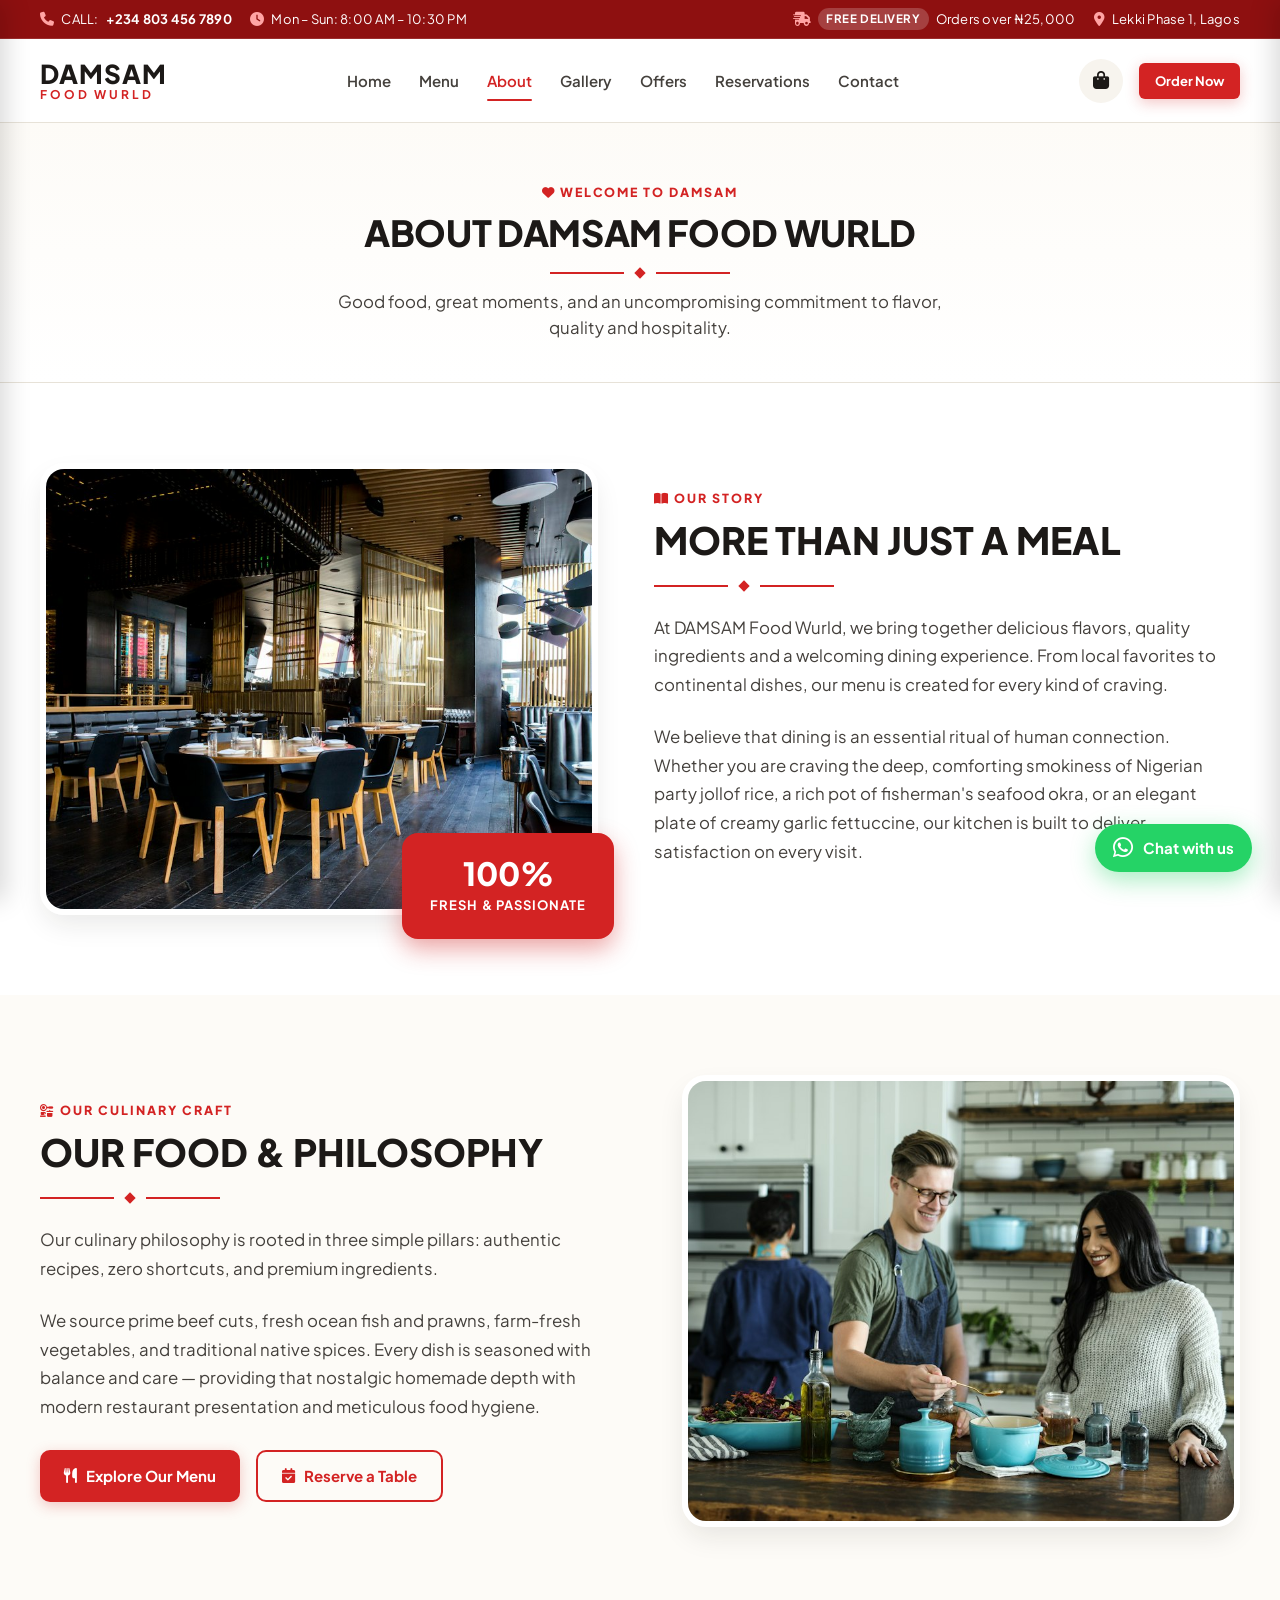
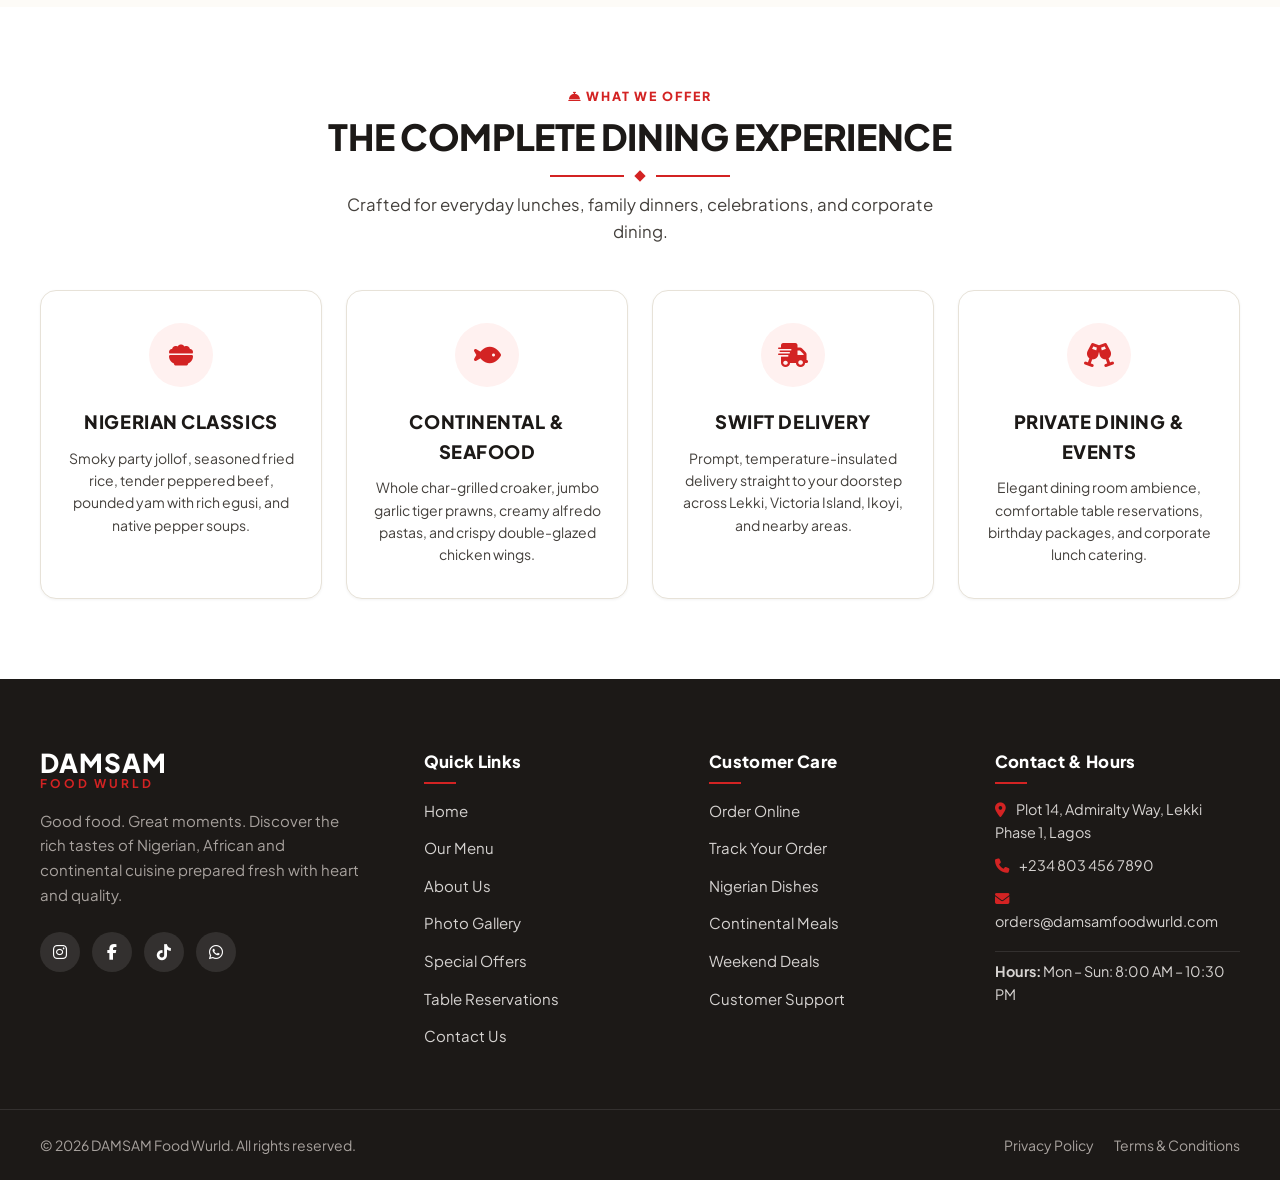
<file: about.html>
<!DOCTYPE html>
<html lang="en">
<head>
  <meta charset="UTF-8">
  <meta name="viewport" content="width=device-width, initial-scale=1.0">
  <title>About Us | DAMSAM Food Wurld - Good Food, Great Moments</title>
  <meta name="description" content="Learn about DAMSAM Food Wurld. We bring together delicious flavors, quality ingredients and a welcoming dining experience across Nigerian, African and continental cuisine.">
  <meta name="theme-color" content="#D32323">

  <link rel="icon" type="image/svg+xml" href="data:image/svg+xml,<svg xmlns='http://www.w3.org/2000/svg' viewBox='0 0 100 100'><rect width='100' height='100' rx='20' fill='%23D32323'/><text x='50%' y='68%' font-size='56' font-weight='900' fill='white' text-anchor='middle' font-family='sans-serif'>D</text></svg>">
  <link rel="preconnect" href="https://fonts.googleapis.com">
  <link rel="preconnect" href="https://fonts.gstatic.com" crossorigin>
  <link href="https://fonts.googleapis.com/css2?family=Plus+Jakarta+Sans:wght@300;400;500;600;700;800&family=Playfair+Display:ital,wght@0,600;0,700;1,600&display=swap" rel="stylesheet">
  <link rel="stylesheet" href="https://cdnjs.cloudflare.com/ajax/libs/font-awesome/6.5.1/css/all.min.css">
  <link rel="stylesheet" href="assets/css/damsam.css">
</head>
<body data-page="about">

  <div class="top-notice-bar">
    <div class="container">
      <div class="notice-left">
        <span class="notice-item"><i class="fa-solid fa-phone"></i> CALL: <strong>+234 803 456 7890</strong></span>
        <span class="notice-item"><i class="fa-solid fa-clock"></i> Mon – Sun: 8:00 AM – 10:30 PM</span>
      </div>
      <div class="notice-right">
        <span class="notice-item"><i class="fa-solid fa-truck-fast"></i> <span class="notice-badge">FREE DELIVERY</span> Orders over ₦25,000</span>
        <span class="notice-item"><i class="fa-solid fa-location-dot"></i> Lekki Phase 1, Lagos</span>
      </div>
    </div>
  </div>

  <header class="site-header">
    <div class="container header-container">
      <a href="index.html" class="site-logo">
        <span class="logo-main">DAMSAM</span>
        <span class="logo-sub">FOOD WURLD</span>
      </a>

      <nav class="desktop-nav">
        <a href="index.html" class="nav-link">Home</a>
        <a href="menu.html" class="nav-link">Menu</a>
        <a href="about.html" class="nav-link active">About</a>
        <a href="gallery.html" class="nav-link">Gallery</a>
        <a href="offers.html" class="nav-link">Offers</a>
        <a href="reservations.html" class="nav-link">Reservations</a>
        <a href="contact.html" class="nav-link">Contact</a>
      </nav>

      <div class="header-actions">
        <button class="cart-btn-trigger" aria-label="View Cart">
          <i class="fa-solid fa-bag-shopping"></i>
          <span class="cart-badge" style="display: none;">0</span>
        </button>
        <a href="menu.html" class="btn btn-primary btn-sm d-none-mobile">Order Now</a>
        <button class="hamburger-btn" aria-label="Open Mobile Menu">
          <span></span><span></span><span></span>
        </button>
      </div>
    </div>
  </header>

  <div class="mobile-nav-overlay"></div>
  <aside class="mobile-nav-panel">
    <div class="mobile-nav-header">
      <a href="index.html" class="site-logo"><span class="logo-main">DAMSAM</span><span class="logo-sub">FOOD WURLD</span></a>
      <button class="close-mobile-nav close-drawer-btn"><i class="fa-solid fa-xmark"></i></button>
    </div>
    <ul class="mobile-nav-links">
      <li><a href="index.html"><span>Home</span> <i class="fa-solid fa-angle-right"></i></a></li>
      <li><a href="menu.html"><span>Menu</span> <i class="fa-solid fa-angle-right"></i></a></li>
      <li><a href="about.html" class="active"><span>About</span> <i class="fa-solid fa-angle-right"></i></a></li>
      <li><a href="gallery.html"><span>Gallery</span> <i class="fa-solid fa-angle-right"></i></a></li>
      <li><a href="offers.html"><span>Offers</span> <i class="fa-solid fa-angle-right"></i></a></li>
      <li><a href="reservations.html"><span>Reservations</span> <i class="fa-solid fa-angle-right"></i></a></li>
      <li><a href="contact.html"><span>Contact</span> <i class="fa-solid fa-angle-right"></i></a></li>
      <li><a href="track-order.html"><span>Track Order</span> <i class="fa-solid fa-angle-right"></i></a></li>
    </ul>
  </aside>

  <!-- ABOUT HERO BANNER -->
  <section style="background: linear-gradient(180deg, var(--bg-cream) 0%, #FFFFFF 100%); padding: 60px 0 40px; border-bottom: 1px solid var(--border-light);">
    <div class="container text-center">
      <div class="section-header" style="margin-bottom: 0;">
        <span class="section-label"><i class="fa-solid fa-heart"></i> WELCOME TO DAMSAM</span>
        <h1 class="section-title">ABOUT DAMSAM FOOD WURLD</h1>
        <div class="red-divider-rule"><span class="red-divider-dot"></span></div>
        <p class="section-subtitle">Good food, great moments, and an uncompromising commitment to flavor, quality and hospitality.</p>
      </div>
    </div>
  </section>

  <!-- SECTION: OUR STORY & PHILOSOPHY (Section 22) -->
  <section style="padding: 80px 0; background: #FFFFFF;">
    <div class="container about-grid">
      <div class="about-visual-stack">
        <div class="about-img-main">
          <img src="assets/images/about-dining.jpg" alt="DAMSAM Food Wurld Atmosphere">
        </div>
        <div class="about-floating-experience">
          <h3>100%</h3>
          <p>Fresh & Passionate</p>
        </div>
      </div>

      <div class="about-content-side">
        <span class="section-label"><i class="fa-solid fa-book-open"></i> OUR STORY</span>
        <h2>MORE THAN JUST A MEAL</h2>
        <div class="red-divider-rule" style="margin-left: 0; margin-bottom: 24px;"><span class="red-divider-dot"></span></div>
        <p>
          At DAMSAM Food Wurld, we bring together delicious flavors, quality ingredients and a welcoming dining experience. From local favorites to continental dishes, our menu is created for every kind of craving.
        </p>
        <p>
          We believe that dining is an essential ritual of human connection. Whether you are craving the deep, comforting smokiness of Nigerian party jollof rice, a rich pot of fisherman's seafood okra, or an elegant plate of creamy garlic fettuccine, our kitchen is built to deliver satisfaction on every visit.
        </p>
      </div>
    </div>
  </section>

  <!-- SECTION: OUR FOOD & PHILOSOPHY -->
  <section style="padding: 80px 0; background: var(--bg-cream);">
    <div class="container about-grid" style="direction: rtl;">
      <div class="about-visual-stack" style="direction: ltr;">
        <div class="about-img-main">
          <img src="assets/images/about-kitchen.jpg" alt="Culinary Team in Kitchen">
        </div>
      </div>

      <div class="about-content-side" style="direction: ltr;">
        <span class="section-label"><i class="fa-solid fa-kitchen-set"></i> OUR CULINARY CRAFT</span>
        <h2>OUR FOOD & PHILOSOPHY</h2>
        <div class="red-divider-rule" style="margin-left: 0; margin-bottom: 24px;"><span class="red-divider-dot"></span></div>
        <p>
          Our culinary philosophy is rooted in three simple pillars: authentic recipes, zero shortcuts, and premium ingredients.
        </p>
        <p>
          We source prime beef cuts, fresh ocean fish and prawns, farm-fresh vegetables, and traditional native spices. Every dish is seasoned with balance and care — providing that nostalgic homemade depth with modern restaurant presentation and meticulous food hygiene.
        </p>
        <div style="display: flex; gap: 16px; margin-top: 28px;">
          <a href="menu.html" class="btn btn-primary"><i class="fa-solid fa-utensils"></i> Explore Our Menu</a>
          <a href="reservations.html" class="btn btn-outline"><i class="fa-solid fa-calendar-check"></i> Reserve a Table</a>
        </div>
      </div>
    </div>
  </section>

  <!-- SECTION: WHAT WE OFFER -->
  <section style="padding: 80px 0; background: #FFFFFF;">
    <div class="container">
      <div class="section-header">
        <span class="section-label"><i class="fa-solid fa-concierge-bell"></i> WHAT WE OFFER</span>
        <h2 class="section-title">THE COMPLETE DINING EXPERIENCE</h2>
        <div class="red-divider-rule"><span class="red-divider-dot"></span></div>
        <p class="section-subtitle">Crafted for everyday lunches, family dinners, celebrations, and corporate dining.</p>
      </div>

      <div class="why-us-grid">
        <div class="why-card">
          <div class="why-card-icon"><i class="fa-solid fa-bowl-food"></i></div>
          <h3>NIGERIAN CLASSICS</h3>
          <p>Smoky party jollof, seasoned fried rice, tender peppered beef, pounded yam with rich egusi, and native pepper soups.</p>
        </div>

        <div class="why-card">
          <div class="why-card-icon"><i class="fa-solid fa-fish"></i></div>
          <h3>CONTINENTAL & SEAFOOD</h3>
          <p>Whole char-grilled croaker, jumbo garlic tiger prawns, creamy alfredo pastas, and crispy double-glazed chicken wings.</p>
        </div>

        <div class="why-card">
          <div class="why-card-icon"><i class="fa-solid fa-truck-fast"></i></div>
          <h3>SWIFT DELIVERY</h3>
          <p>Prompt, temperature-insulated delivery straight to your doorstep across Lekki, Victoria Island, Ikoyi, and nearby areas.</p>
        </div>

        <div class="why-card">
          <div class="why-card-icon"><i class="fa-solid fa-champagne-glasses"></i></div>
          <h3>PRIVATE DINING & EVENTS</h3>
          <p>Elegant dining room ambience, comfortable table reservations, birthday packages, and corporate lunch catering.</p>
        </div>
      </div>
    </div>
  </section>

  <!-- FOOTER -->
  <footer class="site-footer">
    <div class="container footer-main-grid">
      <div class="footer-brand">
        <a href="index.html" class="site-logo">
          <span class="logo-main" style="color: #FFFFFF;">DAMSAM</span>
          <span class="logo-sub">FOOD WURLD</span>
        </a>
        <p>Good food. Great moments. Discover the rich tastes of Nigerian, African and continental cuisine prepared fresh with heart and quality.</p>
        <div class="footer-socials">
          <a href="https://instagram.com/damsamfoodwurld" class="social-circle-link"><i class="fa-brands fa-instagram"></i></a>
          <a href="https://facebook.com/damsamfoodwurld" class="social-circle-link"><i class="fa-brands fa-facebook-f"></i></a>
          <a href="https://tiktok.com/@damsamfoodwurld" class="social-circle-link"><i class="fa-brands fa-tiktok"></i></a>
          <a href="https://wa.me/2348034567890" class="social-circle-link"><i class="fa-brands fa-whatsapp"></i></a>
        </div>
      </div>

      <div class="footer-col">
        <h4>Quick Links</h4>
        <ul class="footer-links-list">
          <li><a href="index.html">Home</a></li>
          <li><a href="menu.html">Our Menu</a></li>
          <li><a href="about.html">About Us</a></li>
          <li><a href="gallery.html">Photo Gallery</a></li>
          <li><a href="offers.html">Special Offers</a></li>
          <li><a href="reservations.html">Table Reservations</a></li>
          <li><a href="contact.html">Contact Us</a></li>
        </ul>
      </div>

      <div class="footer-col">
        <h4>Customer Care</h4>
        <ul class="footer-links-list">
          <li><a href="menu.html">Order Online</a></li>
          <li><a href="track-order.html">Track Your Order</a></li>
          <li><a href="menu.html?category=nigerian">Nigerian Dishes</a></li>
          <li><a href="menu.html?category=continental">Continental Meals</a></li>
          <li><a href="offers.html">Weekend Deals</a></li>
          <li><a href="contact.html">Customer Support</a></li>
        </ul>
      </div>

      <div class="footer-col">
        <h4>Contact & Hours</h4>
        <div style="font-size: 0.9rem; color: #D6D3D1; display: flex; flex-direction: column; gap: 10px;">
          <div><i class="fa-solid fa-location-dot" style="color: var(--primary-red); margin-right: 8px;"></i> Plot 14, Admiralty Way, Lekki Phase 1, Lagos</div>
          <div><i class="fa-solid fa-phone" style="color: var(--primary-red); margin-right: 8px;"></i> +234 803 456 7890</div>
          <div><i class="fa-solid fa-envelope" style="color: var(--primary-red); margin-right: 8px;"></i> orders@damsamfoodwurld.com</div>
          <div style="margin-top: 8px; padding-top: 8px; border-top: 1px solid rgba(255,255,255,0.1);">
            <strong>Hours:</strong> Mon – Sun: 8:00 AM – 10:30 PM
          </div>
        </div>
      </div>
    </div>

    <div class="footer-bottom-bar">
      <div class="container">
        <div>© 2026 DAMSAM Food Wurld. All rights reserved.</div>
        <div class="footer-legal-links">
          <a href="privacy.html">Privacy Policy</a>
          <a href="terms.html">Terms & Conditions</a>
        </div>
      </div>
    </div>
  </footer>

  <a href="https://wa.me/2348034567890" class="floating-whatsapp-btn" target="_blank" rel="noopener">
    <i class="fa-brands fa-whatsapp"></i>
    <span>Chat with us</span>
  </a>

  <!-- Cart Drawer -->
  <div class="cart-drawer-overlay"></div>
  <aside class="cart-drawer">
    <div class="cart-drawer-header">
      <h3><i class="fa-solid fa-bag-shopping" style="color: var(--primary-red);"></i> Your Plate</h3>
      <button class="close-drawer-btn"><i class="fa-solid fa-xmark"></i></button>
    </div>
    <div class="cart-drawer-body"><div id="cart-drawer-items-list" class="cart-items-list"></div></div>
    <div class="cart-drawer-footer">
      <div style="display: flex; gap: 8px; margin-bottom: 16px;">
        <input type="text" id="drawer-coupon-input" class="form-control" placeholder="Promo code (e.g. DAMSAM10)" style="padding: 9px 12px; font-size: 0.85rem;">
        <button id="drawer-apply-coupon" class="btn btn-outline btn-sm">Apply</button>
      </div>
      <div class="cart-summary-line"><span>Subtotal</span><strong id="drawer-subtotal">₦0</strong></div>
      <div class="cart-summary-line"><span>Estimated Delivery</span><strong id="drawer-delivery">₦1,500</strong></div>
      <div class="cart-summary-line" id="drawer-discount-row" style="display: none; color: var(--success-green);"><span>Discount</span><strong id="drawer-discount">-₦0</strong></div>
      <div class="cart-summary-line total"><span>Total</span><span class="total-amount" id="drawer-total">₦0</span></div>
      <div style="display: flex; flex-direction: column; gap: 10px; margin-top: 16px;">
        <a href="checkout.html" class="btn btn-primary btn-block"><i class="fa-solid fa-lock"></i> PROCEED TO CHECKOUT</a>
        <button class="btn btn-light btn-block continue-shopping-btn">CONTINUE SHOPPING</button>
      </div>
    </div>
  </aside>

  <script src="assets/js/data.js"></script>
  <script src="assets/js/store.js"></script>
  <script src="assets/js/app.js"></script>
</body>
</html>
</file>
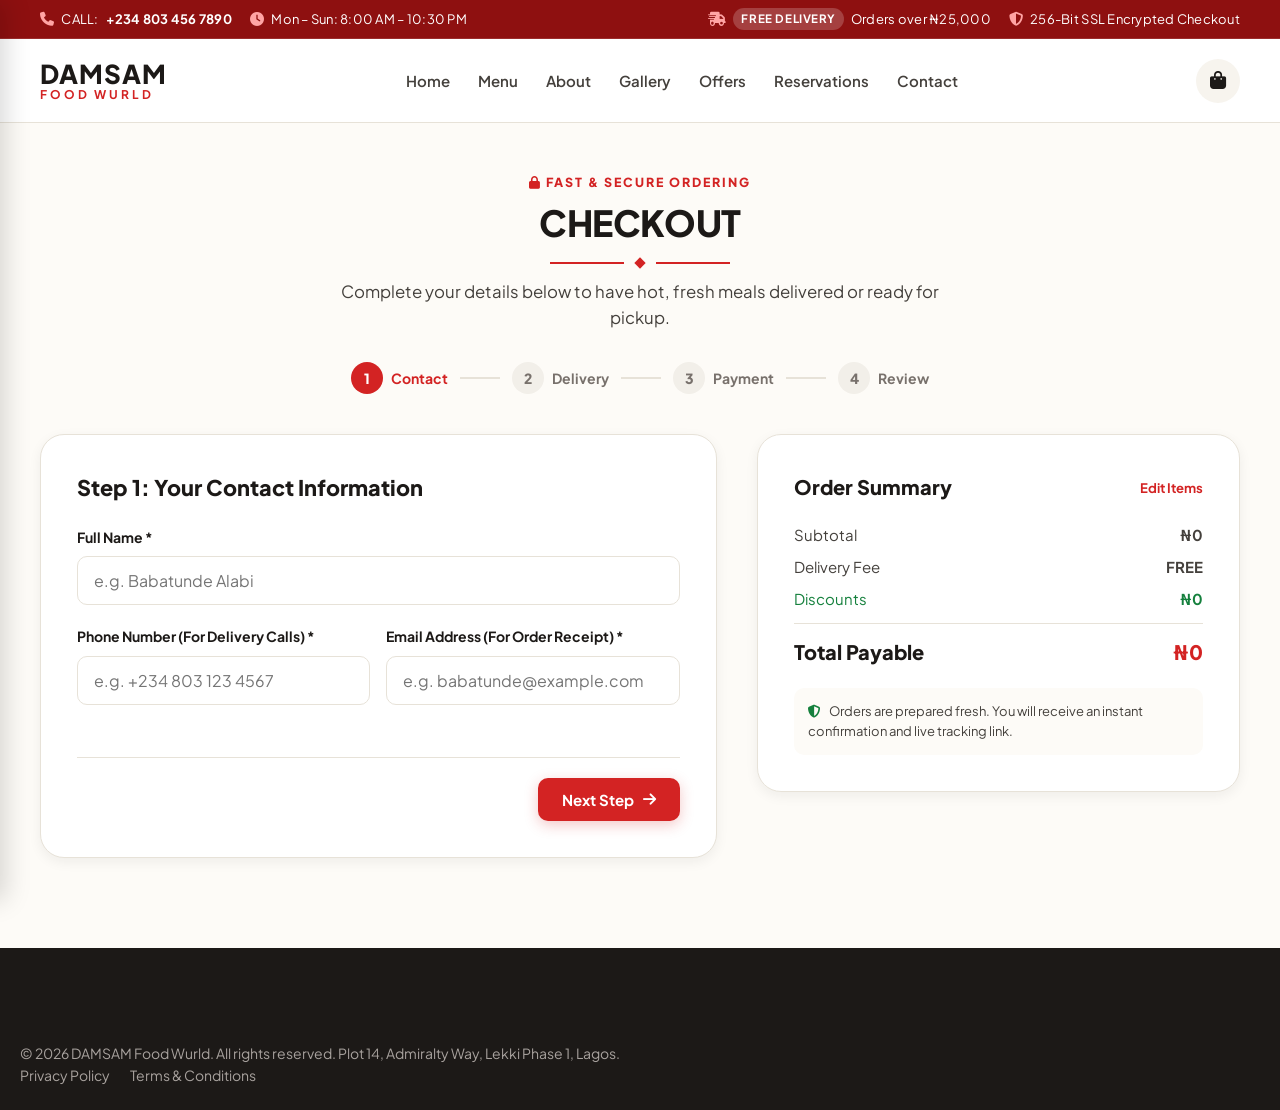
<file: checkout.html>
<!DOCTYPE html>
<html lang="en">
<head>
  <meta charset="UTF-8">
  <meta name="viewport" content="width=device-width, initial-scale=1.0">
  <title>Checkout | DAMSAM Food Wurld - Secure Ordering</title>
  <meta name="description" content="Complete your online food order from DAMSAM Food Wurld. Fast delivery across Lekki Phase 1, Victoria Island, and Ikoyi.">
  <meta name="theme-color" content="#D32323">

  <link rel="icon" type="image/svg+xml" href="data:image/svg+xml,<svg xmlns='http://www.w3.org/2000/svg' viewBox='0 0 100 100'><rect width='100' height='100' rx='20' fill='%23D32323'/><text x='50%' y='68%' font-size='56' font-weight='900' fill='white' text-anchor='middle' font-family='sans-serif'>D</text></svg>">
  <link rel="preconnect" href="https://fonts.googleapis.com">
  <link rel="preconnect" href="https://fonts.gstatic.com" crossorigin>
  <link href="https://fonts.googleapis.com/css2?family=Plus+Jakarta+Sans:wght@300;400;500;600;700;800&family=Playfair+Display:ital,wght@0,600;0,700;1,600&display=swap" rel="stylesheet">
  <link rel="stylesheet" href="https://cdnjs.cloudflare.com/ajax/libs/font-awesome/6.5.1/css/all.min.css">
  <link rel="stylesheet" href="assets/css/damsam.css">
</head>
<body data-page="checkout">

  <div class="top-notice-bar">
    <div class="container">
      <div class="notice-left">
        <span class="notice-item"><i class="fa-solid fa-phone"></i> CALL: <strong>+234 803 456 7890</strong></span>
        <span class="notice-item"><i class="fa-solid fa-clock"></i> Mon – Sun: 8:00 AM – 10:30 PM</span>
      </div>
      <div class="notice-right">
        <span class="notice-item"><i class="fa-solid fa-truck-fast"></i> <span class="notice-badge">FREE DELIVERY</span> Orders over ₦25,000</span>
        <span class="notice-item"><i class="fa-solid fa-shield-halved"></i> 256-Bit SSL Encrypted Checkout</span>
      </div>
    </div>
  </div>

  <header class="site-header">
    <div class="container header-container">
      <a href="index.html" class="site-logo">
        <span class="logo-main">DAMSAM</span>
        <span class="logo-sub">FOOD WURLD</span>
      </a>

      <nav class="desktop-nav">
        <a href="index.html" class="nav-link">Home</a>
        <a href="menu.html" class="nav-link">Menu</a>
        <a href="about.html" class="nav-link">About</a>
        <a href="gallery.html" class="nav-link">Gallery</a>
        <a href="offers.html" class="nav-link">Offers</a>
        <a href="reservations.html" class="nav-link">Reservations</a>
        <a href="contact.html" class="nav-link">Contact</a>
      </nav>

      <div class="header-actions">
        <button class="cart-btn-trigger" aria-label="View Cart">
          <i class="fa-solid fa-bag-shopping"></i>
          <span class="cart-badge" style="display: none;">0</span>
        </button>
        <button class="hamburger-btn" aria-label="Open Mobile Menu"><span></span><span></span><span></span></button>
      </div>
    </div>
  </header>

  <div class="mobile-nav-overlay"></div>
  <aside class="mobile-nav-panel">
    <div class="mobile-nav-header">
      <a href="index.html" class="site-logo"><span class="logo-main">DAMSAM</span><span class="logo-sub">FOOD WURLD</span></a>
      <button class="close-mobile-nav close-drawer-btn"><i class="fa-solid fa-xmark"></i></button>
    </div>
    <ul class="mobile-nav-links">
      <li><a href="index.html"><span>Home</span> <i class="fa-solid fa-angle-right"></i></a></li>
      <li><a href="menu.html"><span>Menu</span> <i class="fa-solid fa-angle-right"></i></a></li>
      <li><a href="about.html"><span>About</span> <i class="fa-solid fa-angle-right"></i></a></li>
      <li><a href="gallery.html"><span>Gallery</span> <i class="fa-solid fa-angle-right"></i></a></li>
      <li><a href="offers.html"><span>Offers</span> <i class="fa-solid fa-angle-right"></i></a></li>
      <li><a href="reservations.html"><span>Reservations</span> <i class="fa-solid fa-angle-right"></i></a></li>
      <li><a href="contact.html"><span>Contact</span> <i class="fa-solid fa-angle-right"></i></a></li>
      <li><a href="track-order.html"><span>Track Order</span> <i class="fa-solid fa-angle-right"></i></a></li>
    </ul>
  </aside>

  <!-- CHECKOUT SECTION (Section 16 & 42) -->
  <section style="padding: 50px 0 90px; background: var(--bg-cream);">
    <div class="container">
      <div class="section-header" style="margin-bottom: 30px;">
        <span class="section-label"><i class="fa-solid fa-lock"></i> FAST & SECURE ORDERING</span>
        <h1 class="section-title">CHECKOUT</h1>
        <div class="red-divider-rule"><span class="red-divider-dot"></span></div>
        <p class="section-subtitle">Complete your details below to have hot, fresh meals delivered or ready for pickup.</p>
      </div>

      <!-- Step Indicator Bar -->
      <div class="checkout-steps-bar">
        <div class="step-node active" data-step="1">
          <span class="step-number">1</span>
          <span>Contact</span>
        </div>
        <div class="step-line"></div>
        <div class="step-node" data-step="2">
          <span class="step-number">2</span>
          <span>Delivery</span>
        </div>
        <div class="step-line"></div>
        <div class="step-node" data-step="3">
          <span class="step-number">3</span>
          <span>Payment</span>
        </div>
        <div class="step-line"></div>
        <div class="step-node" data-step="4">
          <span class="step-number">4</span>
          <span>Review</span>
        </div>
      </div>

      <div class="checkout-grid">
        <!-- Main Form Step Card -->
        <div class="checkout-card">
          <!-- STEP 1: Customer Info -->
          <div class="checkout-step-pane" id="step-pane-1">
            <h3 style="font-size: 1.35rem; font-weight: 800; color: var(--secondary-charcoal); margin-bottom: 20px;">
              Step 1: Your Contact Information
            </h3>

            <div class="form-group">
              <label class="form-label" for="cust-name">Full Name *</label>
              <input type="text" id="cust-name" class="form-control" placeholder="e.g. Babatunde Alabi" required>
            </div>

            <div class="form-row">
              <div class="form-group">
                <label class="form-label" for="cust-phone">Phone Number (For Delivery Calls) *</label>
                <input type="tel" id="cust-phone" class="form-control" placeholder="e.g. +234 803 123 4567" required>
              </div>

              <div class="form-group">
                <label class="form-label" for="cust-email">Email Address (For Order Receipt) *</label>
                <input type="email" id="cust-email" class="form-control" placeholder="e.g. babatunde@example.com" required>
              </div>
            </div>
          </div>

          <!-- STEP 2: Order Method & Delivery Address -->
          <div class="checkout-step-pane" id="step-pane-2" style="display: none;">
            <h3 style="font-size: 1.35rem; font-weight: 800; color: var(--secondary-charcoal); margin-bottom: 20px;">
              Step 2: Order Method & Location
            </h3>

            <div class="radio-pill-group">
              <label class="radio-pill selected">
                <input type="radio" name="order_type" value="delivery" checked style="accent-color: var(--primary-red);">
                <div>
                  <strong>Doorstep Delivery</strong>
                  <p style="font-size: 0.78rem; color: var(--charcoal-light);">Speedy delivery to home/office</p>
                </div>
              </label>

              <label class="radio-pill">
                <input type="radio" name="order_type" value="pickup" style="accent-color: var(--primary-red);">
                <div>
                  <strong>Restaurant Pickup</strong>
                  <p style="font-size: 0.78rem; color: var(--charcoal-light);">Pick up at Plot 14 Admiralty Way</p>
                </div>
              </label>
            </div>

            <div id="delivery-address-group">
              <div class="form-group">
                <label class="form-label" for="delivery-address">Street Address / Building Name *</label>
                <input type="text" id="delivery-address" class="form-control" placeholder="e.g. Flat 4B, Emerald Court, Admiralty Way">
              </div>

              <div class="form-row">
                <div class="form-group">
                  <label class="form-label" for="delivery-city">Area / District *</label>
                  <select id="delivery-city" class="form-control">
                    <option value="Lekki Phase 1" selected>Lekki Phase 1</option>
                    <option value="Victoria Island">Victoria Island</option>
                    <option value="Ikoyi">Ikoyi</option>
                    <option value="Oniru">Oniru</option>
                    <option value="Ajah">Ajah</option>
                    <option value="Marina / Lagos Island">Marina / Lagos Island</option>
                  </select>
                </div>

                <div class="form-group">
                  <label class="form-label" for="delivery-landmark">Nearest Landmark (Optional)</label>
                  <input type="text" id="delivery-landmark" class="form-control" placeholder="e.g. Near Ebeano Supermarket">
                </div>
              </div>

              <div class="form-group">
                <label class="form-label" for="delivery-instructions">Rider Instructions (Optional)</label>
                <input type="text" id="delivery-instructions" class="form-control" placeholder="e.g. Call when outside the main gate, buzz flat 4B">
              </div>
            </div>
          </div>

          <!-- STEP 3: Payment Method (Section 42) -->
          <div class="checkout-step-pane" id="step-pane-3" style="display: none;">
            <h3 style="font-size: 1.35rem; font-weight: 800; color: var(--secondary-charcoal); margin-bottom: 20px;">
              Step 3: Select Payment Method
            </h3>

            <div style="display: flex; flex-direction: column; gap: 14px; margin-bottom: 24px;">
              <label class="radio-pill selected">
                <input type="radio" name="payment_method" value="card" checked style="accent-color: var(--primary-red);">
                <div>
                  <strong>Debit / Credit Card (Online)</strong>
                  <p style="font-size: 0.78rem; color: var(--charcoal-light);">Mastercard, Visa, Verve (Instant Confirmation)</p>
                </div>
              </label>

              <label class="radio-pill">
                <input type="radio" name="payment_method" value="bank_transfer" style="accent-color: var(--primary-red);">
                <div>
                  <strong>Direct Bank Transfer</strong>
                  <p style="font-size: 0.78rem; color: var(--charcoal-light);">Transfer to our official Zenith Bank account</p>
                </div>
              </label>

              <label class="radio-pill">
                <input type="radio" name="payment_method" value="cash_on_delivery" style="accent-color: var(--primary-red);">
                <div>
                  <strong>Cash / POS on Delivery</strong>
                  <p style="font-size: 0.78rem; color: var(--charcoal-light);">Pay rider with Cash or POS upon food handover</p>
                </div>
              </label>
            </div>

            <!-- Authentic Bank Transfer Details -->
            <div id="bank-transfer-details-box" class="bank-details-box" style="display: none;">
              <h4 style="font-size: 0.95rem; font-weight: 800; color: var(--primary-red); margin-bottom: 10px;">
                <i class="fa-solid fa-building-columns"></i> DAMSAM Official Restaurant Account
              </h4>
              <div class="bank-row">
                <span>Bank Name:</span>
                <strong>Zenith Bank</strong>
              </div>
              <div class="bank-row">
                <span>Account Name:</span>
                <strong>DAMSAM Food Wurld Ltd</strong>
              </div>
              <div class="bank-row">
                <span>Account Number:</span>
                <strong style="color: var(--primary-red); font-size: 1.05rem;">1019842750</strong>
              </div>
              <p style="font-size: 0.78rem; color: var(--charcoal-light); margin-top: 10px;">
                * Please include your phone number as reference when making transfer.
              </p>
            </div>
          </div>

          <!-- STEP 4: Review & Place Order -->
          <div class="checkout-step-pane" id="step-pane-4" style="display: none;">
            <h3 style="font-size: 1.35rem; font-weight: 800; color: var(--secondary-charcoal); margin-bottom: 20px;">
              Step 4: Review & Confirm Order
            </h3>
            <div id="checkout-review-content">
              <!-- Dynamically populated by app.js -->
            </div>
          </div>

          <!-- Navigation Controls -->
          <div style="display: flex; justify-content: space-between; align-items: center; margin-top: 32px; padding-top: 20px; border-top: 1px solid var(--border-light);">
            <button class="btn btn-light" id="checkout-prev-btn" style="display: none;">
              <i class="fa-solid fa-arrow-left"></i> Back
            </button>
            <div style="margin-left: auto;">
              <button class="btn btn-primary" id="checkout-next-btn">
                Next Step <i class="fa-solid fa-arrow-right"></i>
              </button>
              <button class="btn btn-primary btn-lg" id="place-order-final-btn" style="display: none;">
                <i class="fa-solid fa-check"></i> PLACE ORDER NOW
              </button>
            </div>
          </div>
        </div>

        <!-- Right Summary Card -->
        <div>
          <div class="checkout-card" style="position: sticky; top: 100px;">
            <h3 style="font-size: 1.25rem; font-weight: 800; color: var(--secondary-charcoal); margin-bottom: 20px; display: flex; align-items: center; justify-content: space-between;">
              <span>Order Summary</span>
              <a href="menu.html" style="font-size: 0.82rem; color: var(--primary-red); font-weight: 700;">Edit Items</a>
            </h3>

            <div class="cart-summary-line">
              <span>Subtotal</span>
              <strong id="co-subtotal">₦0</strong>
            </div>
            <div class="cart-summary-line">
              <span>Delivery Fee</span>
              <strong id="co-delivery">₦1,500</strong>
            </div>
            <div class="cart-summary-line" style="color: var(--success-green);">
              <span>Discounts</span>
              <strong id="co-discount">₦0</strong>
            </div>
            <div class="cart-summary-line total">
              <span>Total Payable</span>
              <span class="total-amount" id="co-total">₦0</span>
            </div>

            <div style="background: var(--bg-cream); padding: 14px; border-radius: var(--radius-md); margin-top: 20px; font-size: 0.8125rem; color: var(--charcoal-muted); line-height: 1.5;">
              <i class="fa-solid fa-shield-halved" style="color: var(--success-green); margin-right: 6px;"></i>
              Orders are prepared fresh. You will receive an instant confirmation and live tracking link.
            </div>
          </div>
        </div>
      </div>
    </div>
  </section>

  <!-- FOOTER -->
  <footer class="site-footer">
    <div class="container footer-bottom-bar" style="border-top: none;">
      <div>© 2026 DAMSAM Food Wurld. All rights reserved. Plot 14, Admiralty Way, Lekki Phase 1, Lagos.</div>
      <div class="footer-legal-links">
        <a href="privacy.html">Privacy Policy</a>
        <a href="terms.html">Terms & Conditions</a>
      </div>
    </div>
  </footer>

  <script src="assets/js/data.js"></script>
  <script src="assets/js/store.js"></script>
  <script src="assets/js/app.js"></script>
</body>
</html>
</file>
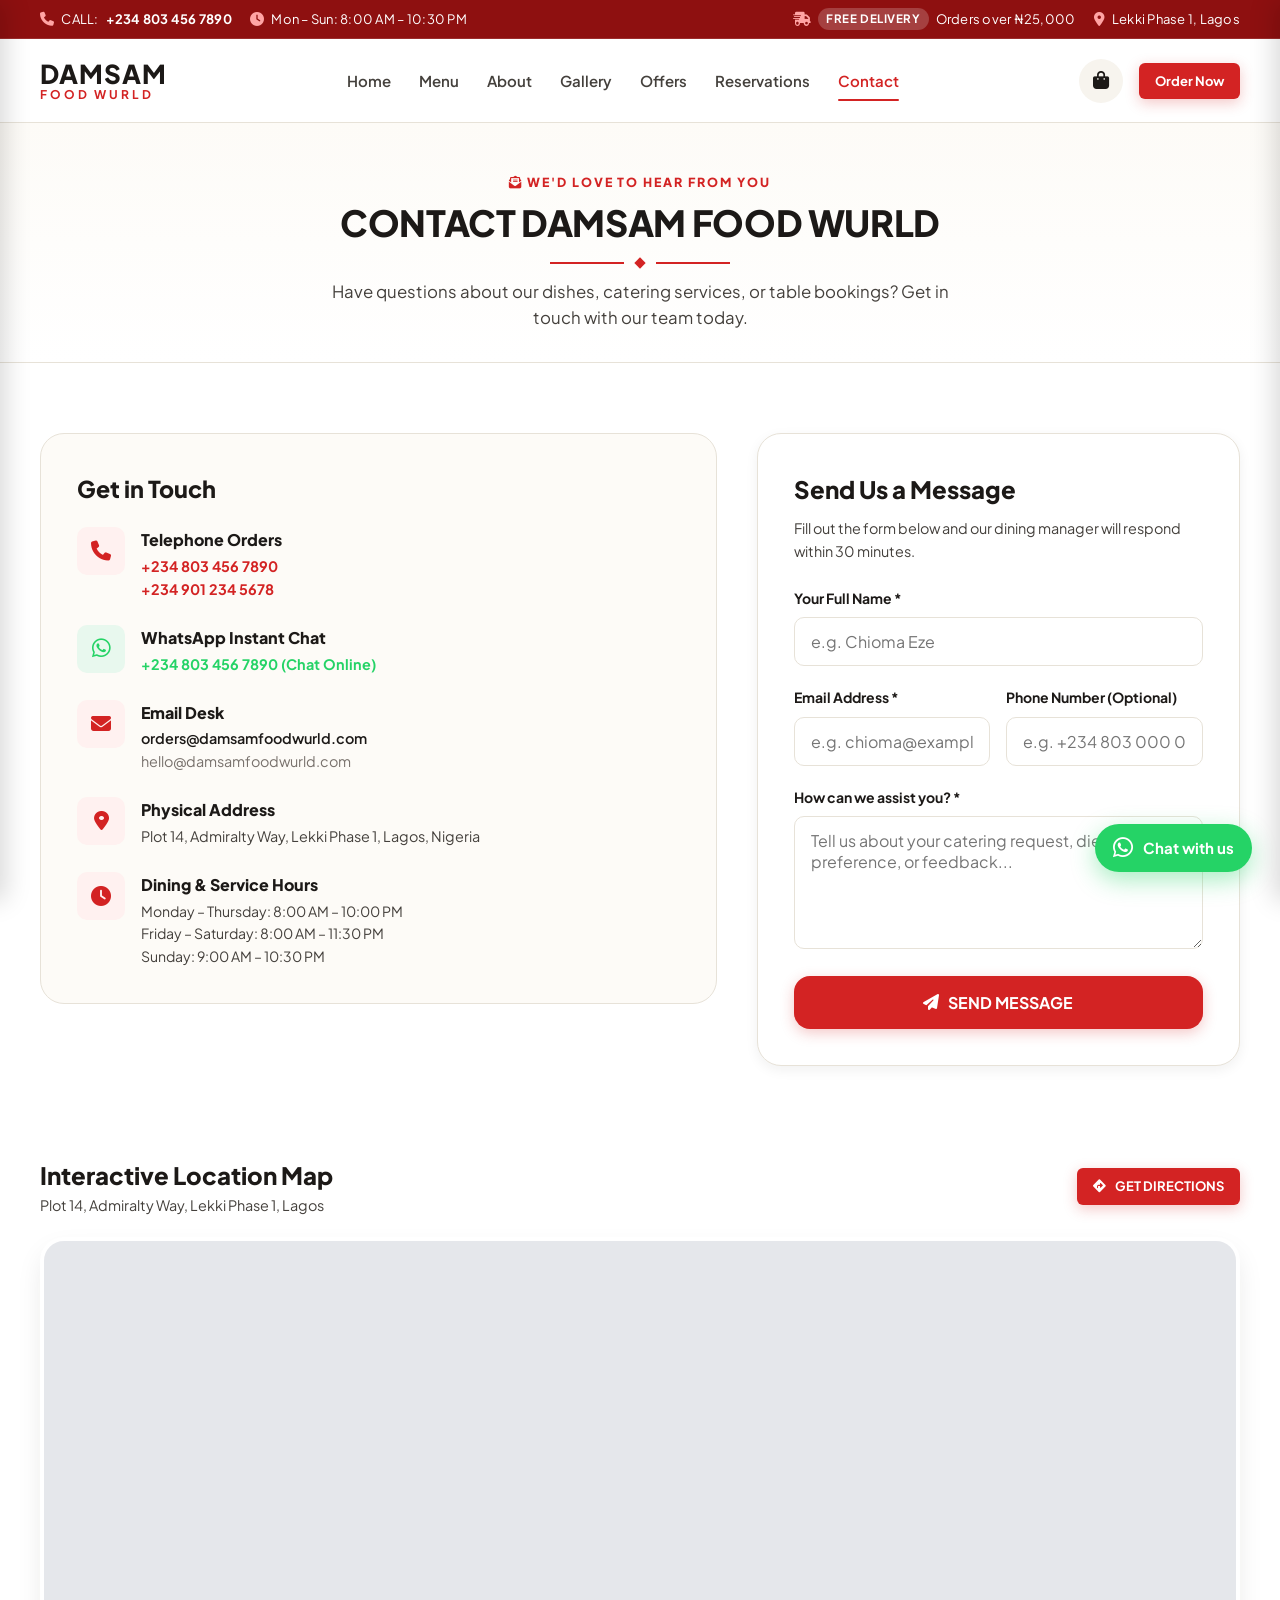
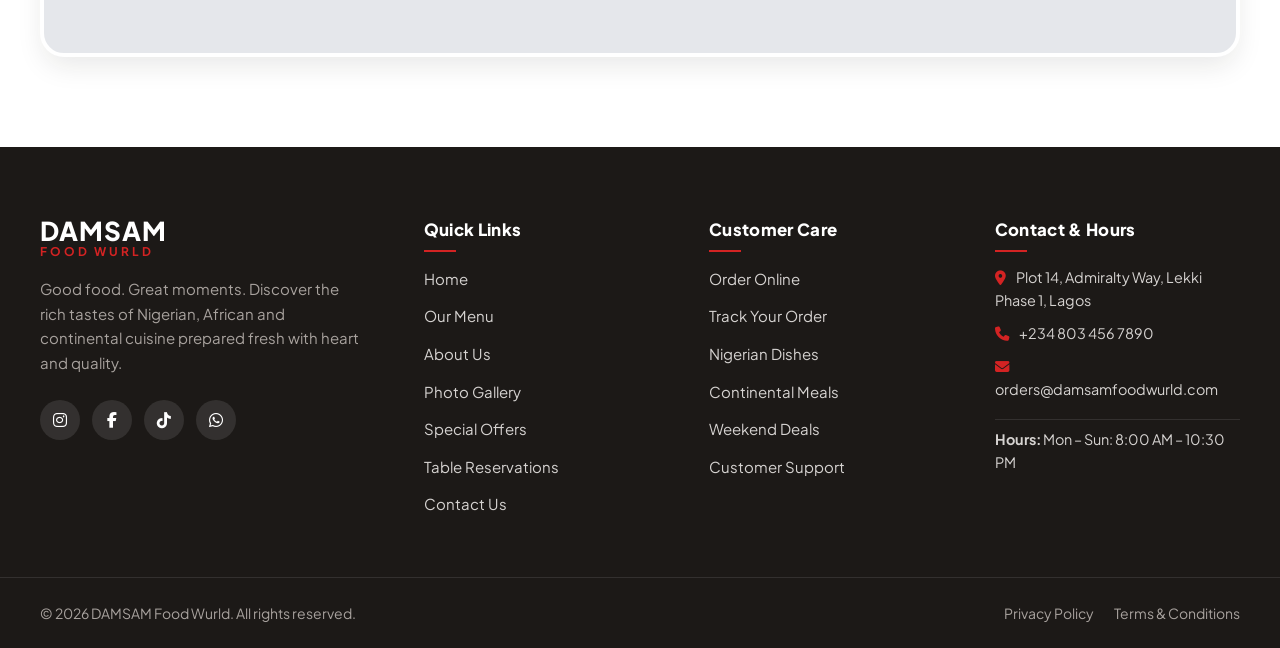
<file: contact.html>
<!DOCTYPE html>
<html lang="en">
<head>
  <meta charset="UTF-8">
  <meta name="viewport" content="width=device-width, initial-scale=1.0">
  <title>Contact Us | DAMSAM Food Wurld - Lekki Phase 1, Lagos, Nigeria</title>
  <meta name="description" content="Get in touch with DAMSAM Food Wurld. Call +234 803 456 7890 or chat on WhatsApp. Plot 14, Admiralty Way, Lekki Phase 1, Lagos, Nigeria.">
  <meta name="theme-color" content="#D32323">

  <link rel="icon" type="image/svg+xml" href="data:image/svg+xml,<svg xmlns='http://www.w3.org/2000/svg' viewBox='0 0 100 100'><rect width='100' height='100' rx='20' fill='%23D32323'/><text x='50%' y='68%' font-size='56' font-weight='900' fill='white' text-anchor='middle' font-family='sans-serif'>D</text></svg>">
  <link rel="preconnect" href="https://fonts.googleapis.com">
  <link rel="preconnect" href="https://fonts.gstatic.com" crossorigin>
  <link href="https://fonts.googleapis.com/css2?family=Plus+Jakarta+Sans:wght@300;400;500;600;700;800&family=Playfair+Display:ital,wght@0,600;0,700;1,600&display=swap" rel="stylesheet">
  <link rel="stylesheet" href="https://cdnjs.cloudflare.com/ajax/libs/font-awesome/6.5.1/css/all.min.css">
  <link rel="stylesheet" href="assets/css/damsam.css">
</head>
<body data-page="contact">

  <div class="top-notice-bar">
    <div class="container">
      <div class="notice-left">
        <span class="notice-item"><i class="fa-solid fa-phone"></i> CALL: <strong>+234 803 456 7890</strong></span>
        <span class="notice-item"><i class="fa-solid fa-clock"></i> Mon – Sun: 8:00 AM – 10:30 PM</span>
      </div>
      <div class="notice-right">
        <span class="notice-item"><i class="fa-solid fa-truck-fast"></i> <span class="notice-badge">FREE DELIVERY</span> Orders over ₦25,000</span>
        <span class="notice-item"><i class="fa-solid fa-location-dot"></i> Lekki Phase 1, Lagos</span>
      </div>
    </div>
  </div>

  <header class="site-header">
    <div class="container header-container">
      <a href="index.html" class="site-logo">
        <span class="logo-main">DAMSAM</span>
        <span class="logo-sub">FOOD WURLD</span>
      </a>

      <nav class="desktop-nav">
        <a href="index.html" class="nav-link">Home</a>
        <a href="menu.html" class="nav-link">Menu</a>
        <a href="about.html" class="nav-link">About</a>
        <a href="gallery.html" class="nav-link">Gallery</a>
        <a href="offers.html" class="nav-link">Offers</a>
        <a href="reservations.html" class="nav-link">Reservations</a>
        <a href="contact.html" class="nav-link active">Contact</a>
      </nav>

      <div class="header-actions">
        <button class="cart-btn-trigger" aria-label="View Cart">
          <i class="fa-solid fa-bag-shopping"></i>
          <span class="cart-badge" style="display: none;">0</span>
        </button>
        <a href="menu.html" class="btn btn-primary btn-sm d-none-mobile">Order Now</a>
        <button class="hamburger-btn" aria-label="Open Mobile Menu"><span></span><span></span><span></span></button>
      </div>
    </div>
  </header>

  <div class="mobile-nav-overlay"></div>
  <aside class="mobile-nav-panel">
    <div class="mobile-nav-header">
      <a href="index.html" class="site-logo"><span class="logo-main">DAMSAM</span><span class="logo-sub">FOOD WURLD</span></a>
      <button class="close-mobile-nav close-drawer-btn"><i class="fa-solid fa-xmark"></i></button>
    </div>
    <ul class="mobile-nav-links">
      <li><a href="index.html"><span>Home</span> <i class="fa-solid fa-angle-right"></i></a></li>
      <li><a href="menu.html"><span>Menu</span> <i class="fa-solid fa-angle-right"></i></a></li>
      <li><a href="about.html"><span>About</span> <i class="fa-solid fa-angle-right"></i></a></li>
      <li><a href="gallery.html"><span>Gallery</span> <i class="fa-solid fa-angle-right"></i></a></li>
      <li><a href="offers.html"><span>Offers</span> <i class="fa-solid fa-angle-right"></i></a></li>
      <li><a href="reservations.html"><span>Reservations</span> <i class="fa-solid fa-angle-right"></i></a></li>
      <li><a href="contact.html" class="active"><span>Contact</span> <i class="fa-solid fa-angle-right"></i></a></li>
      <li><a href="track-order.html"><span>Track Order</span> <i class="fa-solid fa-angle-right"></i></a></li>
    </ul>
  </aside>

  <!-- CONTACT HEADER -->
  <section style="background: linear-gradient(180deg, var(--bg-cream) 0%, #FFFFFF 100%); padding: 50px 0 30px; border-bottom: 1px solid var(--border-light);">
    <div class="container text-center">
      <div class="section-header" style="margin-bottom: 0;">
        <span class="section-label"><i class="fa-solid fa-envelope-open-text"></i> WE'D LOVE TO HEAR FROM YOU</span>
        <h1 class="section-title">CONTACT DAMSAM FOOD WURLD</h1>
        <div class="red-divider-rule"><span class="red-divider-dot"></span></div>
        <p class="section-subtitle">Have questions about our dishes, catering services, or table bookings? Get in touch with our team today.</p>
      </div>
    </div>
  </section>

  <!-- CONTACT INFO & FORM SECTION (Section 23) -->
  <section style="padding: 70px 0 90px; background: #FFFFFF;">
    <div class="container">
      <div class="checkout-grid">
        <!-- Left: Contact Details Cards -->
        <div>
          <div style="background: var(--bg-cream); padding: 36px; border-radius: var(--radius-xl); border: 1px solid var(--border-light); margin-bottom: 24px;">
            <h3 style="font-size: 1.45rem; font-weight: 800; color: var(--secondary-charcoal); margin-bottom: 20px;">
              Get in Touch
            </h3>

            <div style="display: flex; flex-direction: column; gap: 24px;">
              <div style="display: flex; gap: 16px;">
                <div style="width: 48px; height: 48px; border-radius: var(--radius-md); background: var(--primary-red-light); color: var(--primary-red); display: flex; align-items: center; justify-content: center; font-size: 1.25rem; flex-shrink: 0;">
                  <i class="fa-solid fa-phone"></i>
                </div>
                <div>
                  <h4 style="font-size: 1rem; font-weight: 800; color: var(--secondary-charcoal);">Telephone Orders</h4>
                  <p style="font-size: 0.9rem; color: var(--charcoal-muted); margin-top: 2px;">
                    <a href="tel:+2348034567890" style="color: var(--primary-red); font-weight: 700;">+234 803 456 7890</a><br>
                    <a href="tel:+2349012345678" style="color: var(--primary-red); font-weight: 700;">+234 901 234 5678</a>
                  </p>
                </div>
              </div>

              <div style="display: flex; gap: 16px;">
                <div style="width: 48px; height: 48px; border-radius: var(--radius-md); background: #E8F8EE; color: #25D366; display: flex; align-items: center; justify-content: center; font-size: 1.35rem; flex-shrink: 0;">
                  <i class="fa-brands fa-whatsapp"></i>
                </div>
                <div>
                  <h4 style="font-size: 1rem; font-weight: 800; color: var(--secondary-charcoal);">WhatsApp Instant Chat</h4>
                  <p style="font-size: 0.9rem; color: var(--charcoal-muted); margin-top: 2px;">
                    <a href="https://wa.me/2348034567890" target="_blank" rel="noopener" style="color: #25D366; font-weight: 700;">+234 803 456 7890 (Chat Online)</a>
                  </p>
                </div>
              </div>

              <div style="display: flex; gap: 16px;">
                <div style="width: 48px; height: 48px; border-radius: var(--radius-md); background: var(--primary-red-light); color: var(--primary-red); display: flex; align-items: center; justify-content: center; font-size: 1.25rem; flex-shrink: 0;">
                  <i class="fa-solid fa-envelope"></i>
                </div>
                <div>
                  <h4 style="font-size: 1rem; font-weight: 800; color: var(--secondary-charcoal);">Email Desk</h4>
                  <p style="font-size: 0.9rem; color: var(--charcoal-muted); margin-top: 2px;">
                    <a href="mailto:orders@damsamfoodwurld.com" style="color: var(--secondary-charcoal); font-weight: 600;">orders@damsamfoodwurld.com</a><br>
                    <a href="mailto:hello@damsamfoodwurld.com" style="color: var(--charcoal-light);">hello@damsamfoodwurld.com</a>
                  </p>
                </div>
              </div>

              <div style="display: flex; gap: 16px;">
                <div style="width: 48px; height: 48px; border-radius: var(--radius-md); background: var(--primary-red-light); color: var(--primary-red); display: flex; align-items: center; justify-content: center; font-size: 1.25rem; flex-shrink: 0;">
                  <i class="fa-solid fa-location-dot"></i>
                </div>
                <div>
                  <h4 style="font-size: 1rem; font-weight: 800; color: var(--secondary-charcoal);">Physical Address</h4>
                  <p style="font-size: 0.9rem; color: var(--charcoal-muted); margin-top: 2px;">
                    Plot 14, Admiralty Way, Lekki Phase 1, Lagos, Nigeria
                  </p>
                </div>
              </div>

              <div style="display: flex; gap: 16px;">
                <div style="width: 48px; height: 48px; border-radius: var(--radius-md); background: var(--primary-red-light); color: var(--primary-red); display: flex; align-items: center; justify-content: center; font-size: 1.25rem; flex-shrink: 0;">
                  <i class="fa-solid fa-clock"></i>
                </div>
                <div>
                  <h4 style="font-size: 1rem; font-weight: 800; color: var(--secondary-charcoal);">Dining & Service Hours</h4>
                  <p style="font-size: 0.88rem; color: var(--charcoal-muted); margin-top: 2px;">
                    Monday – Thursday: 8:00 AM – 10:00 PM<br>
                    Friday – Saturday: 8:00 AM – 11:30 PM<br>
                    Sunday: 9:00 AM – 10:30 PM
                  </p>
                </div>
              </div>
            </div>
          </div>
        </div>

        <!-- Right: Message Form -->
        <div class="checkout-card">
          <h3 style="font-size: 1.5rem; font-weight: 800; color: var(--secondary-charcoal); margin-bottom: 8px;">
            Send Us a Message
          </h3>
          <p style="font-size: 0.9rem; color: var(--charcoal-muted); margin-bottom: 24px;">
            Fill out the form below and our dining manager will respond within 30 minutes.
          </p>

          <form id="contact-message-form">
            <div class="form-group">
              <label class="form-label" for="msg-name">Your Full Name *</label>
              <input type="text" id="msg-name" class="form-control" placeholder="e.g. Chioma Eze" required>
            </div>

            <div class="form-row">
              <div class="form-group">
                <label class="form-label" for="msg-email">Email Address *</label>
                <input type="email" id="msg-email" class="form-control" placeholder="e.g. chioma@example.com" required>
              </div>

              <div class="form-group">
                <label class="form-label" for="msg-phone">Phone Number (Optional)</label>
                <input type="tel" id="msg-phone" class="form-control" placeholder="e.g. +234 803 000 0000">
              </div>
            </div>

            <div class="form-group">
              <label class="form-label" for="msg-text">How can we assist you? *</label>
              <textarea id="msg-text" class="form-control" rows="5" placeholder="Tell us about your catering request, dietary preference, or feedback..." required></textarea>
            </div>

            <button type="submit" class="btn btn-primary btn-block btn-lg">
              <i class="fa-solid fa-paper-plane"></i> SEND MESSAGE
            </button>
          </form>
        </div>
      </div>
    </div>
  </section>

  <!-- MAP SECTION (Section 24) -->
  <section style="padding: 0 0 90px; background: #FFFFFF;" id="map-section">
    <div class="container">
      <div style="display: flex; align-items: center; justify-content: space-between; flex-wrap: wrap; gap: 16px; margin-bottom: 20px;">
        <div>
          <h3 style="font-size: 1.5rem; font-weight: 800; color: var(--secondary-charcoal);">Interactive Location Map</h3>
          <p style="font-size: 0.9rem; color: var(--charcoal-muted);">Plot 14, Admiralty Way, Lekki Phase 1, Lagos</p>
        </div>
        <a href="https://maps.google.com/?q=Admiralty+Way+Lekki+Phase+1+Lagos" target="_blank" rel="noopener" class="btn btn-primary btn-sm">
          <i class="fa-solid fa-diamond-turn-right"></i> GET DIRECTIONS
        </a>
      </div>

      <div class="map-wrapper" style="height: 420px;">
        <iframe 
          src="https://www.google.com/maps/embed?pb=!1m18!1m12!1m3!1d3964.7276332159045!2d3.470557474992147!3d6.441846993549448!2m3!1f0!2f0!3f0!3m2!1i1024!2i768!4f13.1!3m3!1m2!1s0x103bf453c235be6b%3A0xc3b8a3e7ebba569!2sAdmiralty%20Way%2C%20Lekki%20Phase%20I%2C%20Lekki%2C%20Lagos!5e0!3m2!1sen!2sng!4v1700000000000!5m2!1sen!2sng" 
          title="DAMSAM Food Wurld Location"
          loading="lazy">
        </iframe>
      </div>
    </div>
  </section>

  <!-- FOOTER -->
  <footer class="site-footer">
    <div class="container footer-main-grid">
      <div class="footer-brand">
        <a href="index.html" class="site-logo"><span class="logo-main" style="color: #FFFFFF;">DAMSAM</span><span class="logo-sub">FOOD WURLD</span></a>
        <p>Good food. Great moments. Discover the rich tastes of Nigerian, African and continental cuisine prepared fresh with heart and quality.</p>
        <div class="footer-socials">
          <a href="https://instagram.com/damsamfoodwurld" class="social-circle-link"><i class="fa-brands fa-instagram"></i></a>
          <a href="https://facebook.com/damsamfoodwurld" class="social-circle-link"><i class="fa-brands fa-facebook-f"></i></a>
          <a href="https://tiktok.com/@damsamfoodwurld" class="social-circle-link"><i class="fa-brands fa-tiktok"></i></a>
          <a href="https://wa.me/2348034567890" class="social-circle-link"><i class="fa-brands fa-whatsapp"></i></a>
        </div>
      </div>

      <div class="footer-col">
        <h4>Quick Links</h4>
        <ul class="footer-links-list">
          <li><a href="index.html">Home</a></li>
          <li><a href="menu.html">Our Menu</a></li>
          <li><a href="about.html">About Us</a></li>
          <li><a href="gallery.html">Photo Gallery</a></li>
          <li><a href="offers.html">Special Offers</a></li>
          <li><a href="reservations.html">Table Reservations</a></li>
          <li><a href="contact.html">Contact Us</a></li>
        </ul>
      </div>

      <div class="footer-col">
        <h4>Customer Care</h4>
        <ul class="footer-links-list">
          <li><a href="menu.html">Order Online</a></li>
          <li><a href="track-order.html">Track Your Order</a></li>
          <li><a href="menu.html?category=nigerian">Nigerian Dishes</a></li>
          <li><a href="menu.html?category=continental">Continental Meals</a></li>
          <li><a href="offers.html">Weekend Deals</a></li>
          <li><a href="contact.html">Customer Support</a></li>
        </ul>
      </div>

      <div class="footer-col">
        <h4>Contact & Hours</h4>
        <div style="font-size: 0.9rem; color: #D6D3D1; display: flex; flex-direction: column; gap: 10px;">
          <div><i class="fa-solid fa-location-dot" style="color: var(--primary-red); margin-right: 8px;"></i> Plot 14, Admiralty Way, Lekki Phase 1, Lagos</div>
          <div><i class="fa-solid fa-phone" style="color: var(--primary-red); margin-right: 8px;"></i> +234 803 456 7890</div>
          <div><i class="fa-solid fa-envelope" style="color: var(--primary-red); margin-right: 8px;"></i> orders@damsamfoodwurld.com</div>
          <div style="margin-top: 8px; padding-top: 8px; border-top: 1px solid rgba(255,255,255,0.1);">
            <strong>Hours:</strong> Mon – Sun: 8:00 AM – 10:30 PM
          </div>
        </div>
      </div>
    </div>

    <div class="footer-bottom-bar">
      <div class="container">
        <div>© 2026 DAMSAM Food Wurld. All rights reserved.</div>
        <div class="footer-legal-links">
          <a href="privacy.html">Privacy Policy</a>
          <a href="terms.html">Terms & Conditions</a>
        </div>
      </div>
    </div>
  </footer>

  <a href="https://wa.me/2348034567890" class="floating-whatsapp-btn" target="_blank" rel="noopener">
    <i class="fa-brands fa-whatsapp"></i>
    <span>Chat with us</span>
  </a>

  <!-- Cart Drawer -->
  <div class="cart-drawer-overlay"></div>
  <aside class="cart-drawer">
    <div class="cart-drawer-header">
      <h3><i class="fa-solid fa-bag-shopping" style="color: var(--primary-red);"></i> Your Plate</h3>
      <button class="close-drawer-btn"><i class="fa-solid fa-xmark"></i></button>
    </div>
    <div class="cart-drawer-body"><div id="cart-drawer-items-list" class="cart-items-list"></div></div>
    <div class="cart-drawer-footer">
      <div style="display: flex; gap: 8px; margin-bottom: 16px;">
        <input type="text" id="drawer-coupon-input" class="form-control" placeholder="Promo code (e.g. DAMSAM10)" style="padding: 9px 12px; font-size: 0.85rem;">
        <button id="drawer-apply-coupon" class="btn btn-outline btn-sm">Apply</button>
      </div>
      <div class="cart-summary-line"><span>Subtotal</span><strong id="drawer-subtotal">₦0</strong></div>
      <div class="cart-summary-line"><span>Estimated Delivery</span><strong id="drawer-delivery">₦1,500</strong></div>
      <div class="cart-summary-line" id="drawer-discount-row" style="display: none; color: var(--success-green);"><span>Discount</span><strong id="drawer-discount">-₦0</strong></div>
      <div class="cart-summary-line total"><span>Total</span><span class="total-amount" id="drawer-total">₦0</span></div>
      <div style="display: flex; flex-direction: column; gap: 10px; margin-top: 16px;">
        <a href="checkout.html" class="btn btn-primary btn-block"><i class="fa-solid fa-lock"></i> PROCEED TO CHECKOUT</a>
        <button class="btn btn-light btn-block continue-shopping-btn">CONTINUE SHOPPING</button>
      </div>
    </div>
  </aside>

  <script src="assets/js/data.js"></script>
  <script src="assets/js/store.js"></script>
  <script src="assets/js/app.js"></script>
</body>
</html>
</file>
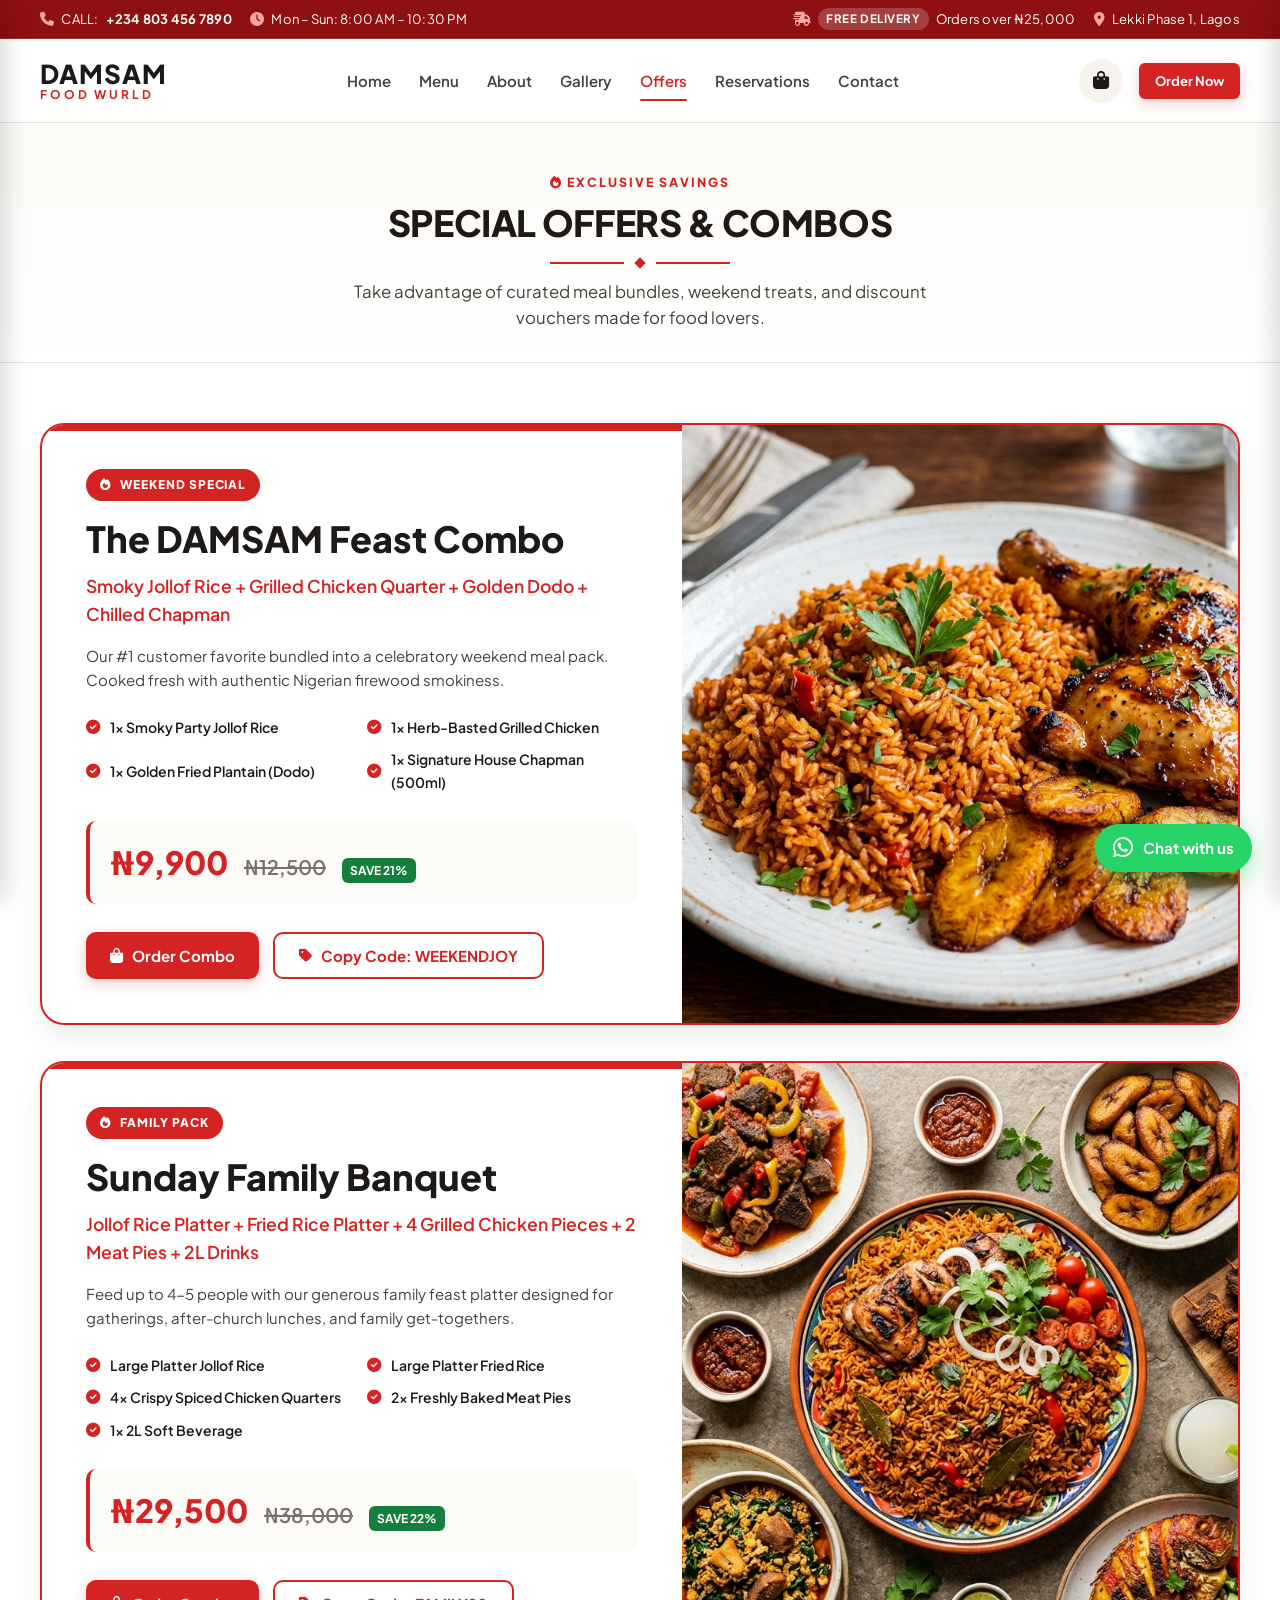
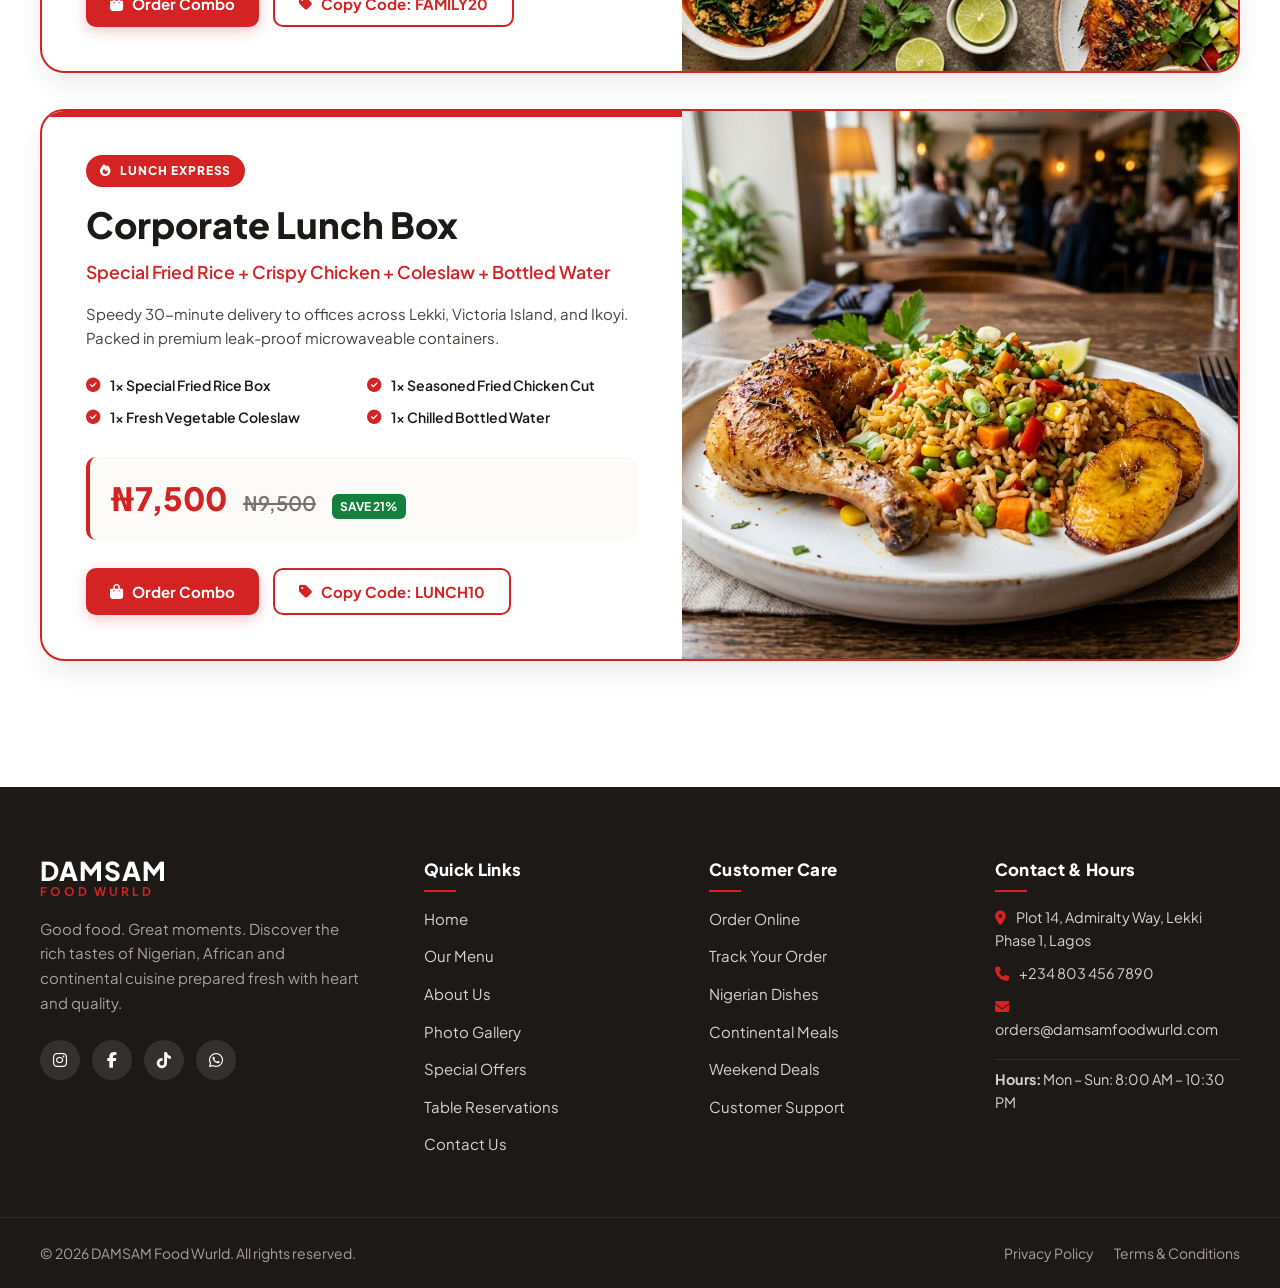
<file: offers.html>
<!DOCTYPE html>
<html lang="en">
<head>
  <meta charset="UTF-8">
  <meta name="viewport" content="width=device-width, initial-scale=1.0">
  <title>Special Offers & Combos | DAMSAM Food Wurld</title>
  <meta name="description" content="Save on your favorite meals with DAMSAM Food Wurld special combo packages, weekend feasts, family banquet deals and corporate lunch boxes.">
  <meta name="theme-color" content="#D32323">

  <link rel="icon" type="image/svg+xml" href="data:image/svg+xml,<svg xmlns='http://www.w3.org/2000/svg' viewBox='0 0 100 100'><rect width='100' height='100' rx='20' fill='%23D32323'/><text x='50%' y='68%' font-size='56' font-weight='900' fill='white' text-anchor='middle' font-family='sans-serif'>D</text></svg>">
  <link rel="preconnect" href="https://fonts.googleapis.com">
  <link rel="preconnect" href="https://fonts.gstatic.com" crossorigin>
  <link href="https://fonts.googleapis.com/css2?family=Plus+Jakarta+Sans:wght@300;400;500;600;700;800&family=Playfair+Display:ital,wght@0,600;0,700;1,600&display=swap" rel="stylesheet">
  <link rel="stylesheet" href="https://cdnjs.cloudflare.com/ajax/libs/font-awesome/6.5.1/css/all.min.css">
  <link rel="stylesheet" href="assets/css/damsam.css">
</head>
<body data-page="offers">

  <div class="top-notice-bar">
    <div class="container">
      <div class="notice-left">
        <span class="notice-item"><i class="fa-solid fa-phone"></i> CALL: <strong>+234 803 456 7890</strong></span>
        <span class="notice-item"><i class="fa-solid fa-clock"></i> Mon – Sun: 8:00 AM – 10:30 PM</span>
      </div>
      <div class="notice-right">
        <span class="notice-item"><i class="fa-solid fa-truck-fast"></i> <span class="notice-badge">FREE DELIVERY</span> Orders over ₦25,000</span>
        <span class="notice-item"><i class="fa-solid fa-location-dot"></i> Lekki Phase 1, Lagos</span>
      </div>
    </div>
  </div>

  <header class="site-header">
    <div class="container header-container">
      <a href="index.html" class="site-logo">
        <span class="logo-main">DAMSAM</span>
        <span class="logo-sub">FOOD WURLD</span>
      </a>

      <nav class="desktop-nav">
        <a href="index.html" class="nav-link">Home</a>
        <a href="menu.html" class="nav-link">Menu</a>
        <a href="about.html" class="nav-link">About</a>
        <a href="gallery.html" class="nav-link">Gallery</a>
        <a href="offers.html" class="nav-link active">Offers</a>
        <a href="reservations.html" class="nav-link">Reservations</a>
        <a href="contact.html" class="nav-link">Contact</a>
      </nav>

      <div class="header-actions">
        <button class="cart-btn-trigger" aria-label="View Cart">
          <i class="fa-solid fa-bag-shopping"></i>
          <span class="cart-badge" style="display: none;">0</span>
        </button>
        <a href="menu.html" class="btn btn-primary btn-sm d-none-mobile">Order Now</a>
        <button class="hamburger-btn" aria-label="Open Mobile Menu"><span></span><span></span><span></span></button>
      </div>
    </div>
  </header>

  <div class="mobile-nav-overlay"></div>
  <aside class="mobile-nav-panel">
    <div class="mobile-nav-header">
      <a href="index.html" class="site-logo"><span class="logo-main">DAMSAM</span><span class="logo-sub">FOOD WURLD</span></a>
      <button class="close-mobile-nav close-drawer-btn"><i class="fa-solid fa-xmark"></i></button>
    </div>
    <ul class="mobile-nav-links">
      <li><a href="index.html"><span>Home</span> <i class="fa-solid fa-angle-right"></i></a></li>
      <li><a href="menu.html"><span>Menu</span> <i class="fa-solid fa-angle-right"></i></a></li>
      <li><a href="about.html"><span>About</span> <i class="fa-solid fa-angle-right"></i></a></li>
      <li><a href="gallery.html"><span>Gallery</span> <i class="fa-solid fa-angle-right"></i></a></li>
      <li><a href="offers.html" class="active"><span>Offers</span> <i class="fa-solid fa-angle-right"></i></a></li>
      <li><a href="reservations.html"><span>Reservations</span> <i class="fa-solid fa-angle-right"></i></a></li>
      <li><a href="contact.html"><span>Contact</span> <i class="fa-solid fa-angle-right"></i></a></li>
      <li><a href="track-order.html"><span>Track Order</span> <i class="fa-solid fa-angle-right"></i></a></li>
    </ul>
  </aside>

  <!-- OFFERS HERO -->
  <section style="background: linear-gradient(180deg, var(--bg-cream) 0%, #FFFFFF 100%); padding: 50px 0 30px; border-bottom: 1px solid var(--border-light);">
    <div class="container text-center">
      <div class="section-header" style="margin-bottom: 0;">
        <span class="section-label"><i class="fa-solid fa-fire"></i> EXCLUSIVE SAVINGS</span>
        <h1 class="section-title">SPECIAL OFFERS & COMBOS</h1>
        <div class="red-divider-rule"><span class="red-divider-dot"></span></div>
        <p class="section-subtitle">Take advantage of curated meal bundles, weekend treats, and discount vouchers made for food lovers.</p>
      </div>
    </div>
  </section>

  <!-- OFFERS LISTING SECTION (Section 20) -->
  <section style="padding: 60px 0 90px; background: #FFFFFF;">
    <div class="container" id="offers-list-grid">
      <!-- Dynamically rendered by app.js from SPECIAL_OFFERS in data.js -->
    </div>
  </section>

  <!-- FOOTER -->
  <footer class="site-footer">
    <div class="container footer-main-grid">
      <div class="footer-brand">
        <a href="index.html" class="site-logo">
          <span class="logo-main" style="color: #FFFFFF;">DAMSAM</span>
          <span class="logo-sub">FOOD WURLD</span>
        </a>
        <p>Good food. Great moments. Discover the rich tastes of Nigerian, African and continental cuisine prepared fresh with heart and quality.</p>
        <div class="footer-socials">
          <a href="https://instagram.com/damsamfoodwurld" class="social-circle-link"><i class="fa-brands fa-instagram"></i></a>
          <a href="https://facebook.com/damsamfoodwurld" class="social-circle-link"><i class="fa-brands fa-facebook-f"></i></a>
          <a href="https://tiktok.com/@damsamfoodwurld" class="social-circle-link"><i class="fa-brands fa-tiktok"></i></a>
          <a href="https://wa.me/2348034567890" class="social-circle-link"><i class="fa-brands fa-whatsapp"></i></a>
        </div>
      </div>

      <div class="footer-col">
        <h4>Quick Links</h4>
        <ul class="footer-links-list">
          <li><a href="index.html">Home</a></li>
          <li><a href="menu.html">Our Menu</a></li>
          <li><a href="about.html">About Us</a></li>
          <li><a href="gallery.html">Photo Gallery</a></li>
          <li><a href="offers.html">Special Offers</a></li>
          <li><a href="reservations.html">Table Reservations</a></li>
          <li><a href="contact.html">Contact Us</a></li>
        </ul>
      </div>

      <div class="footer-col">
        <h4>Customer Care</h4>
        <ul class="footer-links-list">
          <li><a href="menu.html">Order Online</a></li>
          <li><a href="track-order.html">Track Your Order</a></li>
          <li><a href="menu.html?category=nigerian">Nigerian Dishes</a></li>
          <li><a href="menu.html?category=continental">Continental Meals</a></li>
          <li><a href="offers.html">Weekend Deals</a></li>
          <li><a href="contact.html">Customer Support</a></li>
        </ul>
      </div>

      <div class="footer-col">
        <h4>Contact & Hours</h4>
        <div style="font-size: 0.9rem; color: #D6D3D1; display: flex; flex-direction: column; gap: 10px;">
          <div><i class="fa-solid fa-location-dot" style="color: var(--primary-red); margin-right: 8px;"></i> Plot 14, Admiralty Way, Lekki Phase 1, Lagos</div>
          <div><i class="fa-solid fa-phone" style="color: var(--primary-red); margin-right: 8px;"></i> +234 803 456 7890</div>
          <div><i class="fa-solid fa-envelope" style="color: var(--primary-red); margin-right: 8px;"></i> orders@damsamfoodwurld.com</div>
          <div style="margin-top: 8px; padding-top: 8px; border-top: 1px solid rgba(255,255,255,0.1);">
            <strong>Hours:</strong> Mon – Sun: 8:00 AM – 10:30 PM
          </div>
        </div>
      </div>
    </div>

    <div class="footer-bottom-bar">
      <div class="container">
        <div>© 2026 DAMSAM Food Wurld. All rights reserved.</div>
        <div class="footer-legal-links">
          <a href="privacy.html">Privacy Policy</a>
          <a href="terms.html">Terms & Conditions</a>
        </div>
      </div>
    </div>
  </footer>

  <a href="https://wa.me/2348034567890" class="floating-whatsapp-btn" target="_blank" rel="noopener">
    <i class="fa-brands fa-whatsapp"></i>
    <span>Chat with us</span>
  </a>

  <!-- Cart Drawer -->
  <div class="cart-drawer-overlay"></div>
  <aside class="cart-drawer">
    <div class="cart-drawer-header">
      <h3><i class="fa-solid fa-bag-shopping" style="color: var(--primary-red);"></i> Your Plate</h3>
      <button class="close-drawer-btn"><i class="fa-solid fa-xmark"></i></button>
    </div>
    <div class="cart-drawer-body"><div id="cart-drawer-items-list" class="cart-items-list"></div></div>
    <div class="cart-drawer-footer">
      <div style="display: flex; gap: 8px; margin-bottom: 16px;">
        <input type="text" id="drawer-coupon-input" class="form-control" placeholder="Promo code (e.g. DAMSAM10)" style="padding: 9px 12px; font-size: 0.85rem;">
        <button id="drawer-apply-coupon" class="btn btn-outline btn-sm">Apply</button>
      </div>
      <div class="cart-summary-line"><span>Subtotal</span><strong id="drawer-subtotal">₦0</strong></div>
      <div class="cart-summary-line"><span>Estimated Delivery</span><strong id="drawer-delivery">₦1,500</strong></div>
      <div class="cart-summary-line" id="drawer-discount-row" style="display: none; color: var(--success-green);"><span>Discount</span><strong id="drawer-discount">-₦0</strong></div>
      <div class="cart-summary-line total"><span>Total</span><span class="total-amount" id="drawer-total">₦0</span></div>
      <div style="display: flex; flex-direction: column; gap: 10px; margin-top: 16px;">
        <a href="checkout.html" class="btn btn-primary btn-block"><i class="fa-solid fa-lock"></i> PROCEED TO CHECKOUT</a>
        <button class="btn btn-light btn-block continue-shopping-btn">CONTINUE SHOPPING</button>
      </div>
    </div>
  </aside>

  <script src="assets/js/data.js"></script>
  <script src="assets/js/store.js"></script>
  <script src="assets/js/app.js"></script>
</body>
</html>
</file>
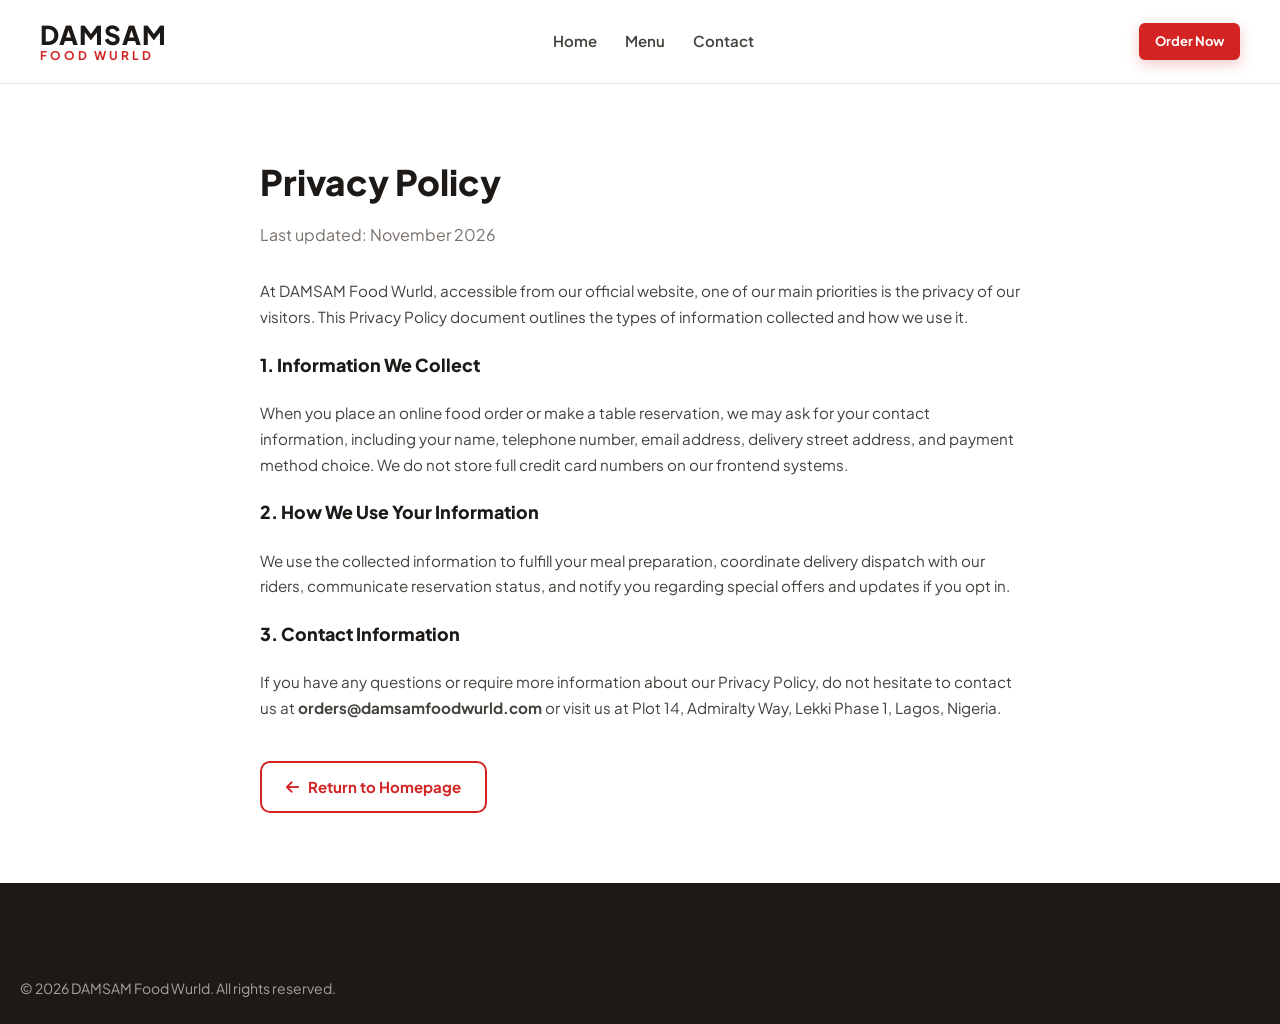
<file: privacy.html>
<!DOCTYPE html>
<html lang="en">
<head>
  <meta charset="UTF-8">
  <meta name="viewport" content="width=device-width, initial-scale=1.0">
  <title>Privacy Policy | DAMSAM Food Wurld</title>
  <link rel="icon" type="image/svg+xml" href="data:image/svg+xml,<svg xmlns='http://www.w3.org/2000/svg' viewBox='0 0 100 100'><rect width='100' height='100' rx='20' fill='%23D32323'/><text x='50%' y='68%' font-size='56' font-weight='900' fill='white' text-anchor='middle' font-family='sans-serif'>D</text></svg>">
  <link rel="stylesheet" href="https://cdnjs.cloudflare.com/ajax/libs/font-awesome/6.5.1/css/all.min.css">
  <link rel="stylesheet" href="assets/css/damsam.css">
</head>
<body data-page="privacy">
  <header class="site-header">
    <div class="container header-container">
      <a href="index.html" class="site-logo">
        <span class="logo-main">DAMSAM</span>
        <span class="logo-sub">FOOD WURLD</span>
      </a>
      <nav class="desktop-nav">
        <a href="index.html" class="nav-link">Home</a>
        <a href="menu.html" class="nav-link">Menu</a>
        <a href="contact.html" class="nav-link">Contact</a>
      </nav>
      <div class="header-actions">
        <a href="menu.html" class="btn btn-primary btn-sm">Order Now</a>
      </div>
    </div>
  </header>

  <main style="padding: 70px 0; background: #FFFFFF;">
    <div class="container" style="max-width: 800px;">
      <h1 style="font-size: 2.2rem; font-weight: 800; color: var(--secondary-charcoal); margin-bottom: 12px;">Privacy Policy</h1>
      <p style="color: var(--charcoal-light); margin-bottom: 30px;">Last updated: November 2026</p>

      <div style="font-size: 0.95rem; line-height: 1.7; color: var(--charcoal-muted); display: flex; flex-direction: column; gap: 20px;">
        <p>At DAMSAM Food Wurld, accessible from our official website, one of our main priorities is the privacy of our visitors. This Privacy Policy document outlines the types of information collected and how we use it.</p>
        
        <h3 style="color: var(--secondary-charcoal); font-weight: 800;">1. Information We Collect</h3>
        <p>When you place an online food order or make a table reservation, we may ask for your contact information, including your name, telephone number, email address, delivery street address, and payment method choice. We do not store full credit card numbers on our frontend systems.</p>

        <h3 style="color: var(--secondary-charcoal); font-weight: 800;">2. How We Use Your Information</h3>
        <p>We use the collected information to fulfill your meal preparation, coordinate delivery dispatch with our riders, communicate reservation status, and notify you regarding special offers and updates if you opt in.</p>

        <h3 style="color: var(--secondary-charcoal); font-weight: 800;">3. Contact Information</h3>
        <p>If you have any questions or require more information about our Privacy Policy, do not hesitate to contact us at <strong>orders@damsamfoodwurld.com</strong> or visit us at Plot 14, Admiralty Way, Lekki Phase 1, Lagos, Nigeria.</p>
      </div>

      <div style="margin-top: 40px;">
        <a href="index.html" class="btn btn-outline"><i class="fa-solid fa-arrow-left"></i> Return to Homepage</a>
      </div>
    </div>
  </main>

  <footer class="site-footer">
    <div class="container footer-bottom-bar" style="border-top: none;">
      <div>© 2026 DAMSAM Food Wurld. All rights reserved.</div>
    </div>
  </footer>
</body>
</html>
</file>
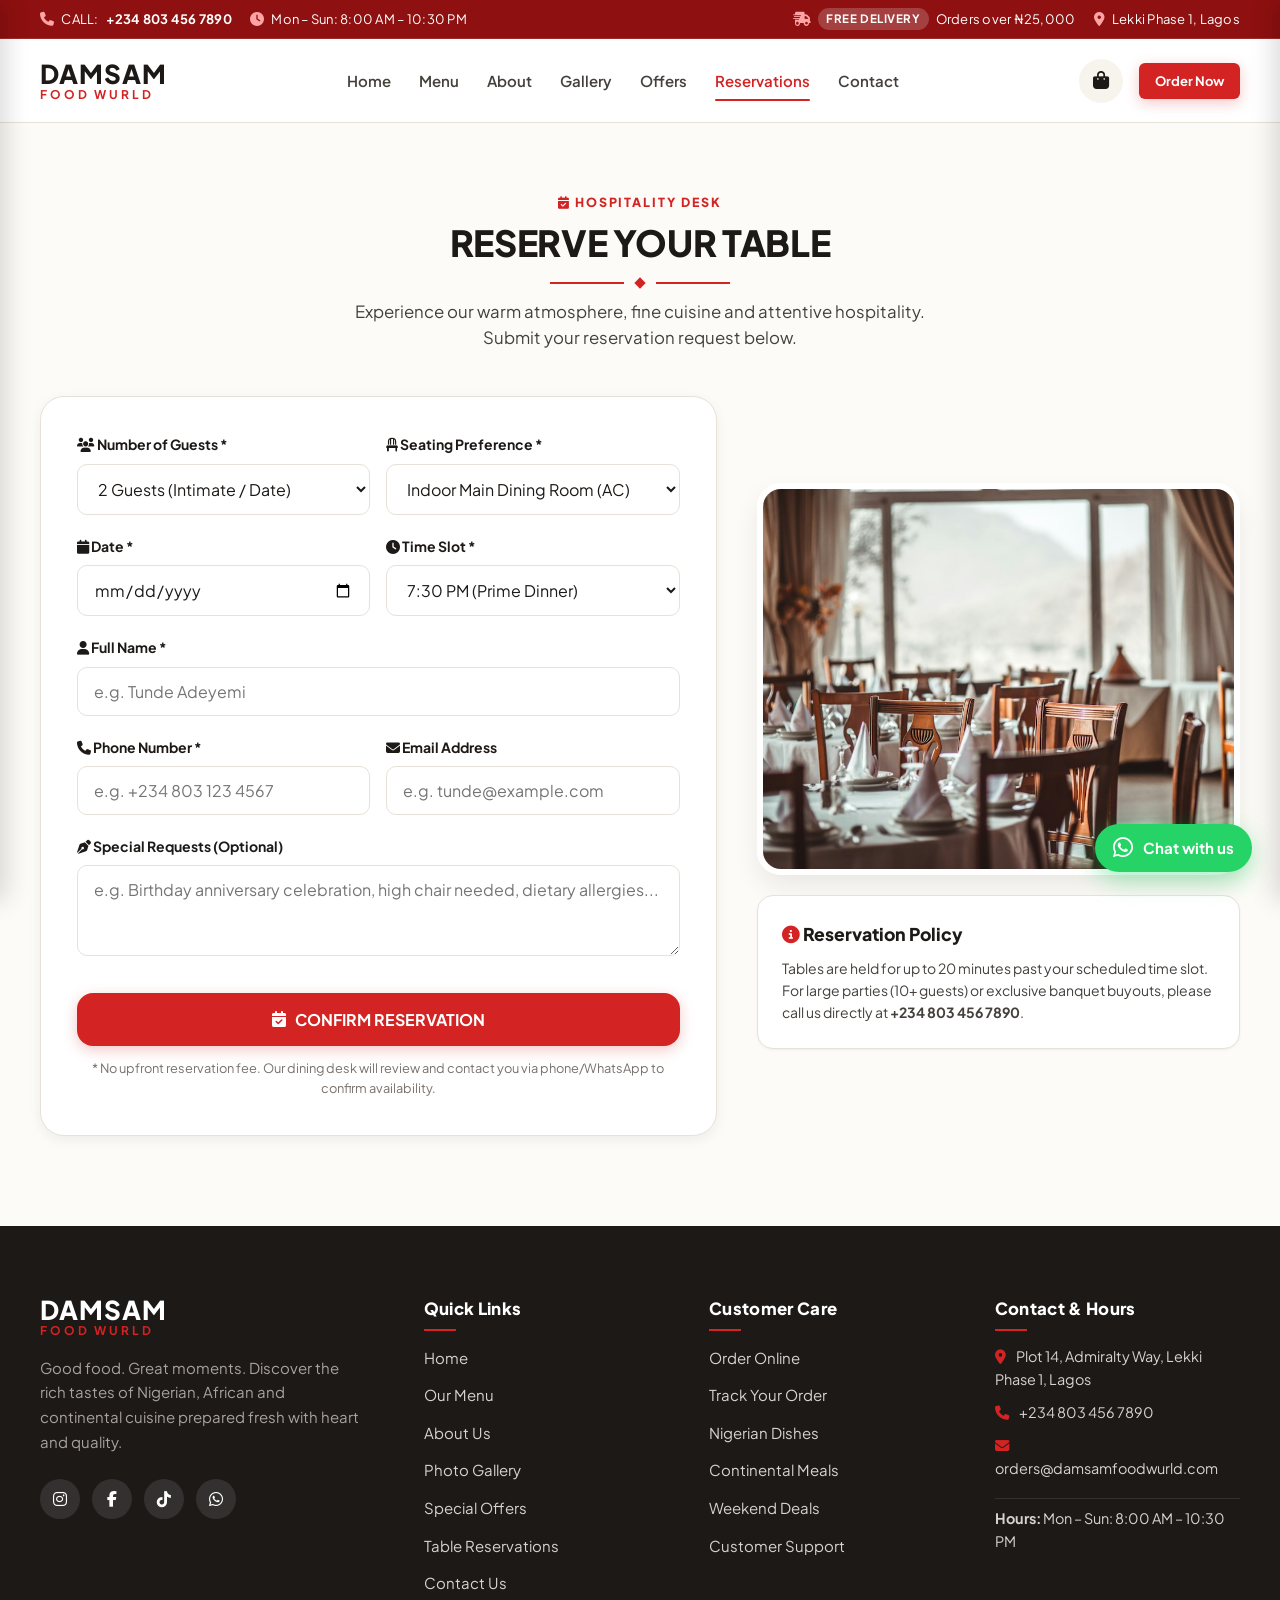
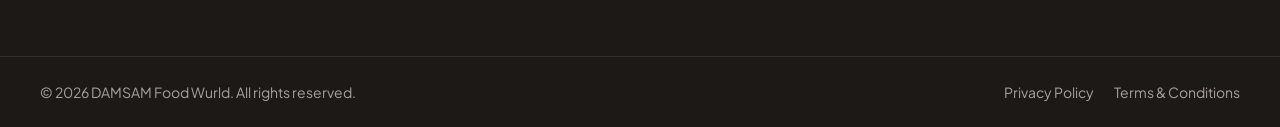
<file: reservations.html>
<!DOCTYPE html>
<html lang="en">
<head>
  <meta charset="UTF-8">
  <meta name="viewport" content="width=device-width, initial-scale=1.0">
  <title>Reserve Your Table | DAMSAM Food Wurld</title>
  <meta name="description" content="Book your dining table at DAMSAM Food Wurld, Admiralty Way Lekki Phase 1. Perfect for family lunches, romantic dinners, and executive meetings.">
  <meta name="theme-color" content="#D32323">

  <link rel="icon" type="image/svg+xml" href="data:image/svg+xml,<svg xmlns='http://www.w3.org/2000/svg' viewBox='0 0 100 100'><rect width='100' height='100' rx='20' fill='%23D32323'/><text x='50%' y='68%' font-size='56' font-weight='900' fill='white' text-anchor='middle' font-family='sans-serif'>D</text></svg>">
  <link rel="preconnect" href="https://fonts.googleapis.com">
  <link rel="preconnect" href="https://fonts.gstatic.com" crossorigin>
  <link href="https://fonts.googleapis.com/css2?family=Plus+Jakarta+Sans:wght@300;400;500;600;700;800&family=Playfair+Display:ital,wght@0,600;0,700;1,600&display=swap" rel="stylesheet">
  <link rel="stylesheet" href="https://cdnjs.cloudflare.com/ajax/libs/font-awesome/6.5.1/css/all.min.css">
  <link rel="stylesheet" href="assets/css/damsam.css">
</head>
<body data-page="reservations">

  <div class="top-notice-bar">
    <div class="container">
      <div class="notice-left">
        <span class="notice-item"><i class="fa-solid fa-phone"></i> CALL: <strong>+234 803 456 7890</strong></span>
        <span class="notice-item"><i class="fa-solid fa-clock"></i> Mon – Sun: 8:00 AM – 10:30 PM</span>
      </div>
      <div class="notice-right">
        <span class="notice-item"><i class="fa-solid fa-truck-fast"></i> <span class="notice-badge">FREE DELIVERY</span> Orders over ₦25,000</span>
        <span class="notice-item"><i class="fa-solid fa-location-dot"></i> Lekki Phase 1, Lagos</span>
      </div>
    </div>
  </div>

  <header class="site-header">
    <div class="container header-container">
      <a href="index.html" class="site-logo">
        <span class="logo-main">DAMSAM</span>
        <span class="logo-sub">FOOD WURLD</span>
      </a>

      <nav class="desktop-nav">
        <a href="index.html" class="nav-link">Home</a>
        <a href="menu.html" class="nav-link">Menu</a>
        <a href="about.html" class="nav-link">About</a>
        <a href="gallery.html" class="nav-link">Gallery</a>
        <a href="offers.html" class="nav-link">Offers</a>
        <a href="reservations.html" class="nav-link active">Reservations</a>
        <a href="contact.html" class="nav-link">Contact</a>
      </nav>

      <div class="header-actions">
        <button class="cart-btn-trigger" aria-label="View Cart">
          <i class="fa-solid fa-bag-shopping"></i>
          <span class="cart-badge" style="display: none;">0</span>
        </button>
        <a href="menu.html" class="btn btn-primary btn-sm d-none-mobile">Order Now</a>
        <button class="hamburger-btn" aria-label="Open Mobile Menu"><span></span><span></span><span></span></button>
      </div>
    </div>
  </header>

  <div class="mobile-nav-overlay"></div>
  <aside class="mobile-nav-panel">
    <div class="mobile-nav-header">
      <a href="index.html" class="site-logo"><span class="logo-main">DAMSAM</span><span class="logo-sub">FOOD WURLD</span></a>
      <button class="close-mobile-nav close-drawer-btn"><i class="fa-solid fa-xmark"></i></button>
    </div>
    <ul class="mobile-nav-links">
      <li><a href="index.html"><span>Home</span> <i class="fa-solid fa-angle-right"></i></a></li>
      <li><a href="menu.html"><span>Menu</span> <i class="fa-solid fa-angle-right"></i></a></li>
      <li><a href="about.html"><span>About</span> <i class="fa-solid fa-angle-right"></i></a></li>
      <li><a href="gallery.html"><span>Gallery</span> <i class="fa-solid fa-angle-right"></i></a></li>
      <li><a href="offers.html"><span>Offers</span> <i class="fa-solid fa-angle-right"></i></a></li>
      <li><a href="reservations.html" class="active"><span>Reservations</span> <i class="fa-solid fa-angle-right"></i></a></li>
      <li><a href="contact.html"><span>Contact</span> <i class="fa-solid fa-angle-right"></i></a></li>
      <li><a href="track-order.html"><span>Track Order</span> <i class="fa-solid fa-angle-right"></i></a></li>
    </ul>
  </aside>

  <!-- RESERVATION SECTION (Section 19) -->
  <section style="padding: 70px 0 90px; background: var(--bg-cream);">
    <div class="container">
      <div class="section-header">
        <span class="section-label"><i class="fa-solid fa-calendar-check"></i> HOSPITALITY DESK</span>
        <h1 class="section-title">RESERVE YOUR TABLE</h1>
        <div class="red-divider-rule"><span class="red-divider-dot"></span></div>
        <p class="section-subtitle">Experience our warm atmosphere, fine cuisine and attentive hospitality. Submit your reservation request below.</p>
      </div>

      <div class="checkout-grid" style="align-items: center;">
        <!-- Left: Form -->
        <div class="checkout-card">
          <form id="reservation-form">
            <div class="form-row">
              <div class="form-group">
                <label class="form-label" for="res-guests"><i class="fa-solid fa-users"></i> Number of Guests *</label>
                <select id="res-guests" class="form-control" required>
                  <option value="1 Guest">1 Guest (Solo Dining)</option>
                  <option value="2 Guests" selected>2 Guests (Intimate / Date)</option>
                  <option value="3-4 Guests">3 – 4 Guests (Small Group)</option>
                  <option value="5-8 Guests">5 – 8 Guests (Family Table)</option>
                  <option value="9+ Guests">9+ Guests (Party / Event)</option>
                </select>
              </div>

              <div class="form-group">
                <label class="form-label" for="res-seating"><i class="fa-solid fa-chair"></i> Seating Preference *</label>
                <select id="res-seating" class="form-control" required>
                  <option value="Indoor Main Dining Room" selected>Indoor Main Dining Room (AC)</option>
                  <option value="Outdoor Garden Terrace">Outdoor Garden Terrace</option>
                  <option value="VIP Booth">VIP Private Booth</option>
                  <option value="Window View">Window Table</option>
                </select>
              </div>
            </div>

            <div class="form-row">
              <div class="form-group">
                <label class="form-label" for="res-date"><i class="fa-solid fa-calendar"></i> Date *</label>
                <input type="date" id="res-date" class="form-control" required>
              </div>

              <div class="form-group">
                <label class="form-label" for="res-time"><i class="fa-solid fa-clock"></i> Time Slot *</label>
                <select id="res-time" class="form-control" required>
                  <option value="12:00 PM">12:00 PM (Lunch)</option>
                  <option value="1:00 PM">1:00 PM (Lunch)</option>
                  <option value="2:00 PM">2:00 PM (Lunch)</option>
                  <option value="5:00 PM">5:00 PM (Early Dinner)</option>
                  <option value="6:30 PM">6:30 PM (Dinner)</option>
                  <option value="7:30 PM" selected>7:30 PM (Prime Dinner)</option>
                  <option value="8:30 PM">8:30 PM (Evening)</option>
                  <option value="9:30 PM">9:30 PM (Late Dining)</option>
                </select>
              </div>
            </div>

            <div class="form-group">
              <label class="form-label" for="res-name"><i class="fa-solid fa-user"></i> Full Name *</label>
              <input type="text" id="res-name" class="form-control" placeholder="e.g. Tunde Adeyemi" required>
            </div>

            <div class="form-row">
              <div class="form-group">
                <label class="form-label" for="res-phone"><i class="fa-solid fa-phone"></i> Phone Number *</label>
                <input type="tel" id="res-phone" class="form-control" placeholder="e.g. +234 803 123 4567" required>
              </div>

              <div class="form-group">
                <label class="form-label" for="res-email"><i class="fa-solid fa-envelope"></i> Email Address</label>
                <input type="email" id="res-email" class="form-control" placeholder="e.g. tunde@example.com">
              </div>
            </div>

            <div class="form-group">
              <label class="form-label" for="res-notes"><i class="fa-solid fa-pen-nib"></i> Special Requests (Optional)</label>
              <textarea id="res-notes" class="form-control" rows="3" placeholder="e.g. Birthday anniversary celebration, high chair needed, dietary allergies..."></textarea>
            </div>

            <button type="submit" class="btn btn-primary btn-block btn-lg" style="margin-top: 10px;">
              <i class="fa-solid fa-calendar-check"></i> CONFIRM RESERVATION
            </button>
            <p style="font-size: 0.8rem; color: var(--charcoal-light); text-align: center; margin-top: 12px;">
              * No upfront reservation fee. Our dining desk will review and contact you via phone/WhatsApp to confirm availability.
            </p>
          </form>
        </div>

        <!-- Right: Restaurant Image Stack -->
        <div>
          <div style="border-radius: var(--radius-xl); overflow: hidden; box-shadow: var(--shadow-lg); border: 6px solid #FFFFFF;">
            <img src="assets/images/reservation-bg.jpg" alt="Table Setting at DAMSAM Food Wurld" style="width: 100%; height: 380px; object-fit: cover;">
          </div>
          <div style="background: #FFFFFF; padding: 24px; border-radius: var(--radius-lg); margin-top: 20px; box-shadow: var(--shadow-sm); border: 1px solid var(--border-light);">
            <h4 style="font-size: 1.1rem; font-weight: 800; color: var(--secondary-charcoal); margin-bottom: 8px;">
              <i class="fa-solid fa-circle-info" style="color: var(--primary-red);"></i> Reservation Policy
            </h4>
            <p style="font-size: 0.875rem; color: var(--charcoal-muted); line-height: 1.6;">
              Tables are held for up to 20 minutes past your scheduled time slot. For large parties (10+ guests) or exclusive banquet buyouts, please call us directly at <strong>+234 803 456 7890</strong>.
            </p>
          </div>
        </div>
      </div>
    </div>
  </section>

  <!-- CONFIRMATION MODAL -->
  <div class="modal-overlay" id="reservation-confirmation-modal">
    <div class="modal-dialog" style="max-width: 500px; text-align: center; padding: 40px 30px;">
      <div style="width: 72px; height: 72px; border-radius: var(--radius-full); background: var(--success-green-light); color: var(--success-green); display: flex; align-items: center; justify-content: center; font-size: 2.2rem; margin: 0 auto 20px;">
        <i class="fa-solid fa-check"></i>
      </div>
      <h2 style="font-size: 1.7rem; font-weight: 800; color: var(--secondary-charcoal); margin-bottom: 8px;">RESERVATION REQUEST RECEIVED</h2>
      <p style="font-size: 0.95rem; color: var(--charcoal-muted); margin-bottom: 20px;">
        Thank you for choosing DAMSAM Food Wurld. Your reservation reference code is:
      </p>
      <div style="background: var(--bg-cream); padding: 14px 20px; border-radius: var(--radius-md); border: 1px dashed var(--primary-red); font-size: 1.4rem; font-weight: 800; color: var(--primary-red); margin-bottom: 20px; letter-spacing: 0.05em;" id="confirmed-res-id">
        RES-84920
      </div>
      <div id="confirmed-res-details" style="font-size: 0.9rem; color: var(--secondary-charcoal); margin-bottom: 24px; line-height: 1.6;"></div>
      <p style="font-size: 0.82rem; color: var(--charcoal-light); margin-bottom: 24px;">
        Our team will send a confirmation SMS/WhatsApp message shortly to confirm your table.
      </p>
      <div style="display: flex; gap: 12px; justify-content: center;">
        <button class="btn btn-primary" id="close-res-modal-btn">Great, Back to Website</button>
        <a href="menu.html" class="btn btn-outline">Explore Menu</a>
      </div>
    </div>
  </div>

  <!-- FOOTER -->
  <footer class="site-footer">
    <div class="container footer-main-grid">
      <div class="footer-brand">
        <a href="index.html" class="site-logo">
          <span class="logo-main" style="color: #FFFFFF;">DAMSAM</span>
          <span class="logo-sub">FOOD WURLD</span>
        </a>
        <p>Good food. Great moments. Discover the rich tastes of Nigerian, African and continental cuisine prepared fresh with heart and quality.</p>
        <div class="footer-socials">
          <a href="https://instagram.com/damsamfoodwurld" class="social-circle-link"><i class="fa-brands fa-instagram"></i></a>
          <a href="https://facebook.com/damsamfoodwurld" class="social-circle-link"><i class="fa-brands fa-facebook-f"></i></a>
          <a href="https://tiktok.com/@damsamfoodwurld" class="social-circle-link"><i class="fa-brands fa-tiktok"></i></a>
          <a href="https://wa.me/2348034567890" class="social-circle-link"><i class="fa-brands fa-whatsapp"></i></a>
        </div>
      </div>

      <div class="footer-col">
        <h4>Quick Links</h4>
        <ul class="footer-links-list">
          <li><a href="index.html">Home</a></li>
          <li><a href="menu.html">Our Menu</a></li>
          <li><a href="about.html">About Us</a></li>
          <li><a href="gallery.html">Photo Gallery</a></li>
          <li><a href="offers.html">Special Offers</a></li>
          <li><a href="reservations.html">Table Reservations</a></li>
          <li><a href="contact.html">Contact Us</a></li>
        </ul>
      </div>

      <div class="footer-col">
        <h4>Customer Care</h4>
        <ul class="footer-links-list">
          <li><a href="menu.html">Order Online</a></li>
          <li><a href="track-order.html">Track Your Order</a></li>
          <li><a href="menu.html?category=nigerian">Nigerian Dishes</a></li>
          <li><a href="menu.html?category=continental">Continental Meals</a></li>
          <li><a href="offers.html">Weekend Deals</a></li>
          <li><a href="contact.html">Customer Support</a></li>
        </ul>
      </div>

      <div class="footer-col">
        <h4>Contact & Hours</h4>
        <div style="font-size: 0.9rem; color: #D6D3D1; display: flex; flex-direction: column; gap: 10px;">
          <div><i class="fa-solid fa-location-dot" style="color: var(--primary-red); margin-right: 8px;"></i> Plot 14, Admiralty Way, Lekki Phase 1, Lagos</div>
          <div><i class="fa-solid fa-phone" style="color: var(--primary-red); margin-right: 8px;"></i> +234 803 456 7890</div>
          <div><i class="fa-solid fa-envelope" style="color: var(--primary-red); margin-right: 8px;"></i> orders@damsamfoodwurld.com</div>
          <div style="margin-top: 8px; padding-top: 8px; border-top: 1px solid rgba(255,255,255,0.1);">
            <strong>Hours:</strong> Mon – Sun: 8:00 AM – 10:30 PM
          </div>
        </div>
      </div>
    </div>

    <div class="footer-bottom-bar">
      <div class="container">
        <div>© 2026 DAMSAM Food Wurld. All rights reserved.</div>
        <div class="footer-legal-links">
          <a href="privacy.html">Privacy Policy</a>
          <a href="terms.html">Terms & Conditions</a>
        </div>
      </div>
    </div>
  </footer>

  <a href="https://wa.me/2348034567890" class="floating-whatsapp-btn" target="_blank" rel="noopener">
    <i class="fa-brands fa-whatsapp"></i>
    <span>Chat with us</span>
  </a>

  <!-- Cart Drawer -->
  <div class="cart-drawer-overlay"></div>
  <aside class="cart-drawer">
    <div class="cart-drawer-header">
      <h3><i class="fa-solid fa-bag-shopping" style="color: var(--primary-red);"></i> Your Plate</h3>
      <button class="close-drawer-btn"><i class="fa-solid fa-xmark"></i></button>
    </div>
    <div class="cart-drawer-body"><div id="cart-drawer-items-list" class="cart-items-list"></div></div>
    <div class="cart-drawer-footer">
      <div style="display: flex; gap: 8px; margin-bottom: 16px;">
        <input type="text" id="drawer-coupon-input" class="form-control" placeholder="Promo code (e.g. DAMSAM10)" style="padding: 9px 12px; font-size: 0.85rem;">
        <button id="drawer-apply-coupon" class="btn btn-outline btn-sm">Apply</button>
      </div>
      <div class="cart-summary-line"><span>Subtotal</span><strong id="drawer-subtotal">₦0</strong></div>
      <div class="cart-summary-line"><span>Estimated Delivery</span><strong id="drawer-delivery">₦1,500</strong></div>
      <div class="cart-summary-line" id="drawer-discount-row" style="display: none; color: var(--success-green);"><span>Discount</span><strong id="drawer-discount">-₦0</strong></div>
      <div class="cart-summary-line total"><span>Total</span><span class="total-amount" id="drawer-total">₦0</span></div>
      <div style="display: flex; flex-direction: column; gap: 10px; margin-top: 16px;">
        <a href="checkout.html" class="btn btn-primary btn-block"><i class="fa-solid fa-lock"></i> PROCEED TO CHECKOUT</a>
        <button class="btn btn-light btn-block continue-shopping-btn">CONTINUE SHOPPING</button>
      </div>
    </div>
  </aside>

  <script src="assets/js/data.js"></script>
  <script src="assets/js/store.js"></script>
  <script src="assets/js/app.js"></script>
</body>
</html>
</file>
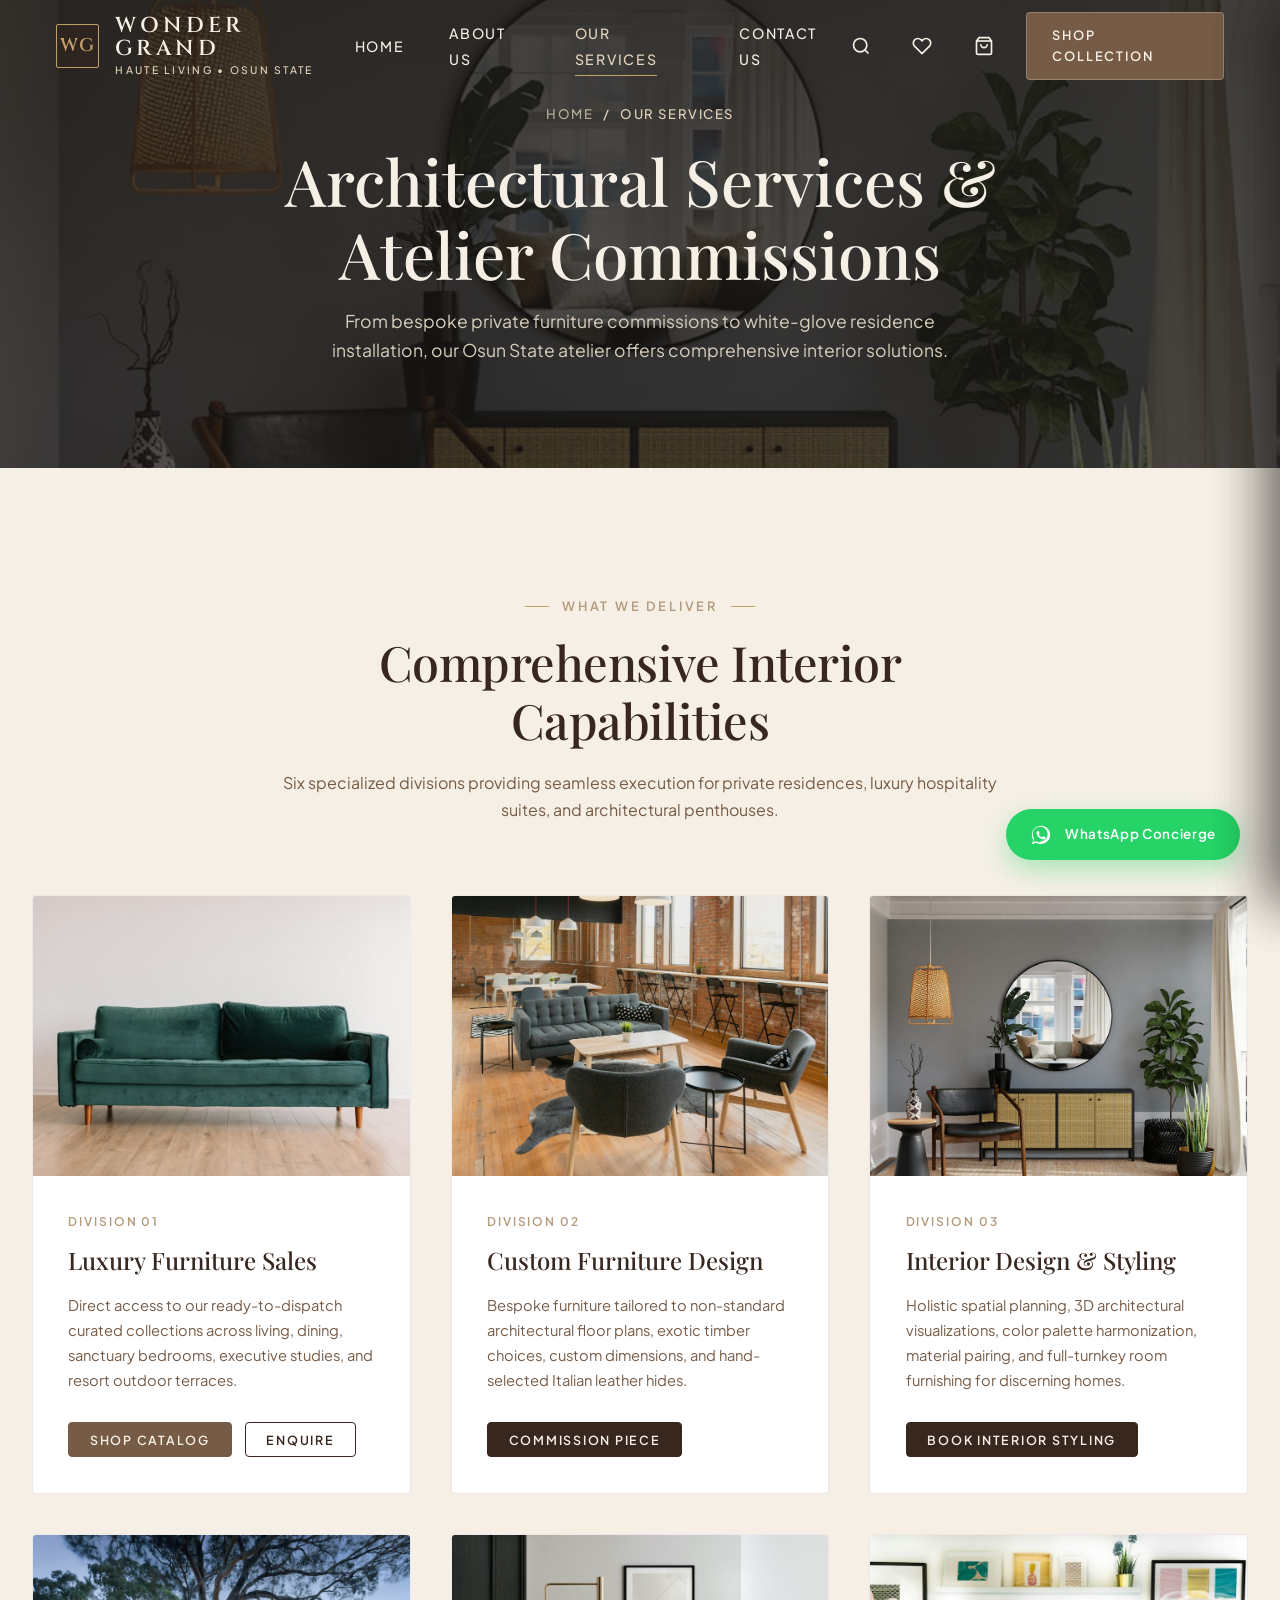
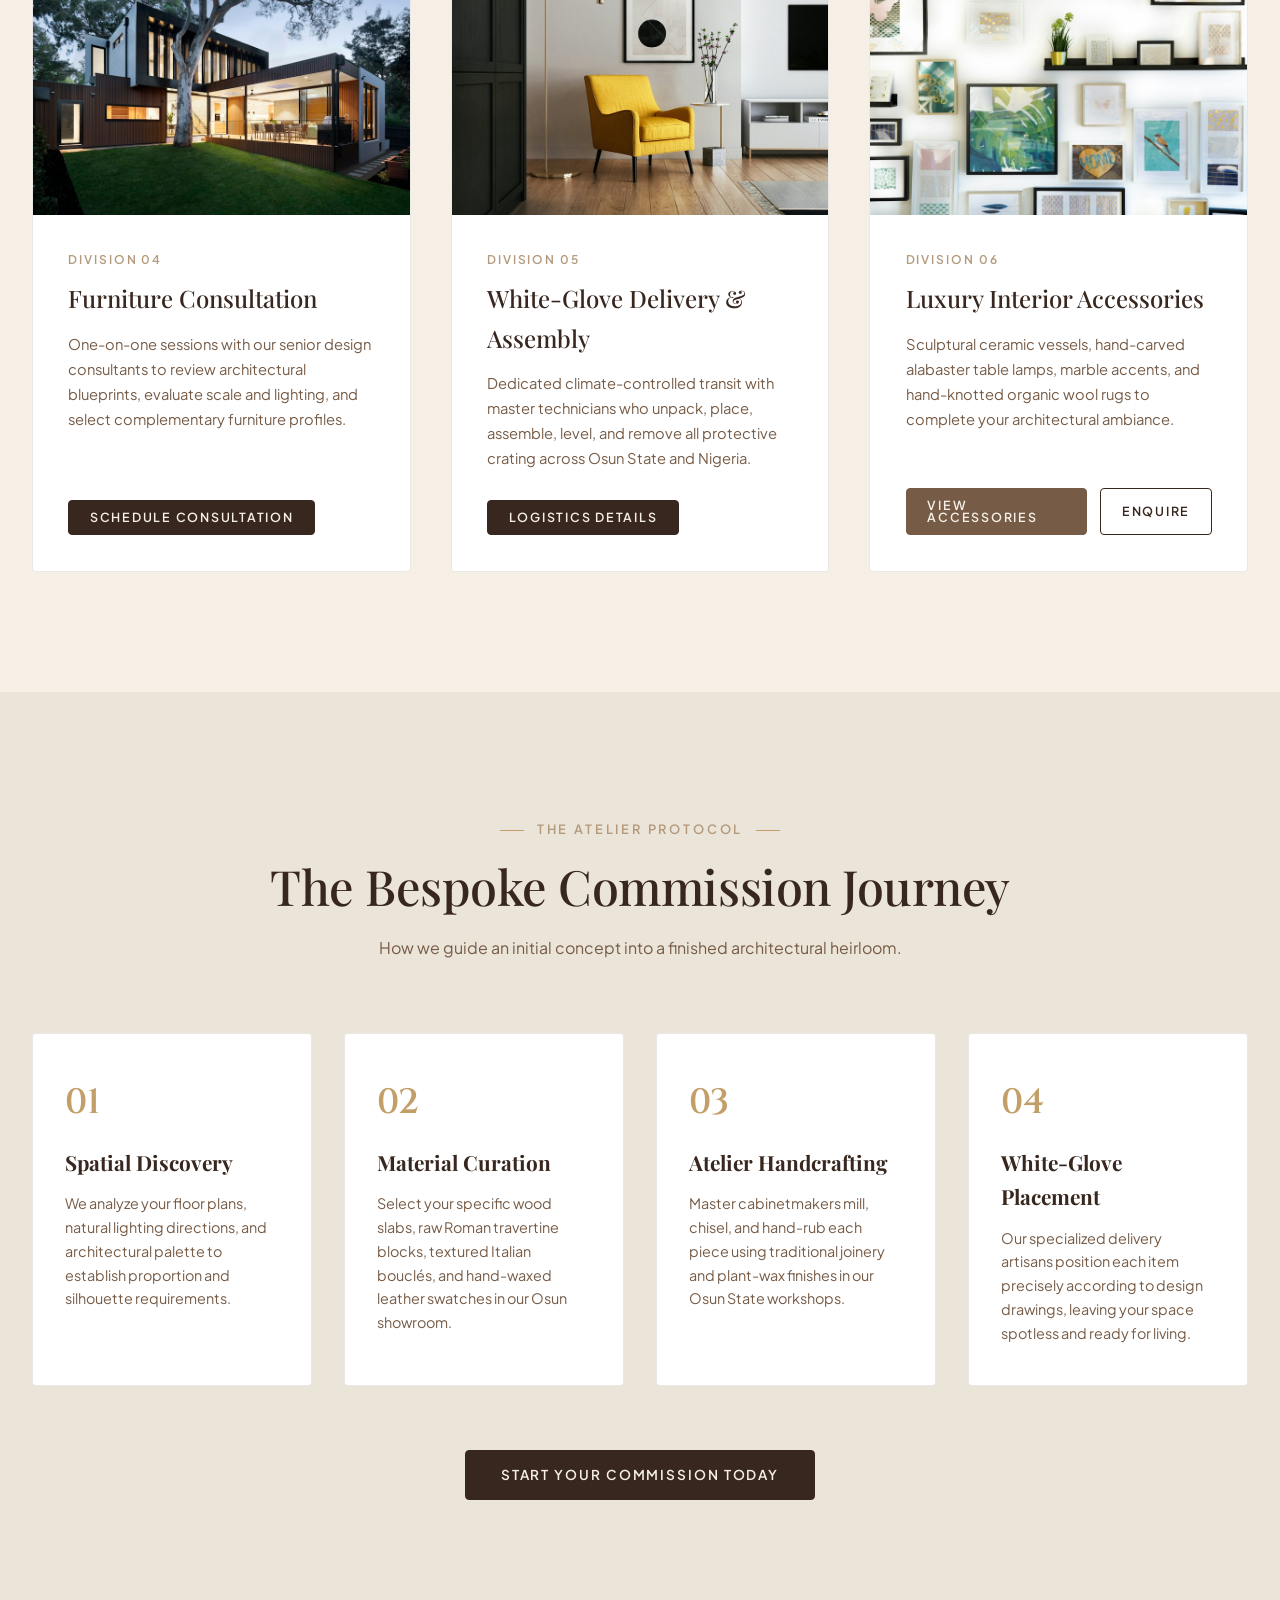
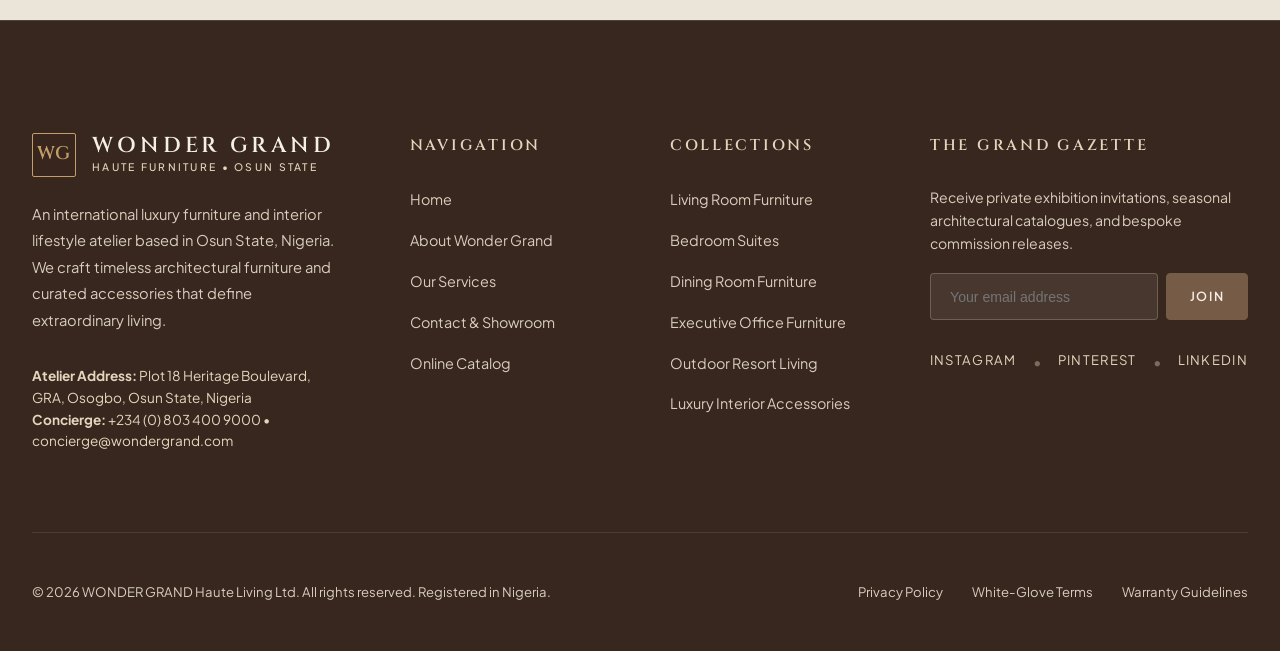
<file: services.html>
<!DOCTYPE html>
<html lang="en">
<head>
  <meta charset="UTF-8">
  <meta name="viewport" content="width=device-width, initial-scale=1.0">
  <title>Our Services — WONDER GRAND | Haute Atelier & Interior Design Services</title>
  <meta name="description" content="Explore Wonder Grand's bespoke furniture design, luxury interior styling, architectural consultation, and white-glove delivery across Osun State and nationwide.">
  <link rel="preconnect" href="https://fonts.googleapis.com">
  <link rel="preconnect" href="https://fonts.gstatic.com" crossorigin>
  <link href="https://fonts.googleapis.com/css2?family=Cinzel:wght@400;500;600;700&family=Playfair+Display:ital,wght@0,400;0,500;0,600;0,700;1,400&family=Plus+Jakarta+Sans:wght@300;400;500;600;700&display=swap" rel="stylesheet">
  
  <!-- CSS Stylesheets -->
  <link rel="stylesheet" href="assets/css/variables.css">
  <link rel="stylesheet" href="assets/css/main.css">
  <link rel="stylesheet" href="assets/css/slider.css">
  <link rel="stylesheet" href="assets/css/components.css">
</head>
<body>

  <!-- ==========================================================================
       1. STICKY LUXURY NAVIGATION HEADER
       ========================================================================== -->
  <header class="header-main" id="siteHeader">
    <div class="header-inner">
      <a href="index.html" class="brand-logo" aria-label="Wonder Grand Luxury Living">
        <div class="brand-monogram">WG</div>
        <div class="brand-text">
          <span class="brand-name">WONDER GRAND</span>
          <span class="brand-sub">HAUTE LIVING • OSUN STATE</span>
        </div>
      </a>

      <nav class="nav-menu" aria-label="Primary Navigation">
        <ul class="nav-links">
          <li><a href="index.html" class="nav-link">Home</a></li>
          <li><a href="about.html" class="nav-link">About Us</a></li>
          <li><a href="services.html" class="nav-link active">Our Services</a></li>
          <li><a href="contact.html" class="nav-link">Contact Us</a></li>
        </ul>
      </nav>

      <div class="nav-actions">
        <button class="nav-icon-btn open-search-btn" aria-label="Search Collections">
          <svg viewBox="0 0 24 24" width="20" height="20" fill="none" stroke="currentColor" stroke-width="2">
            <circle cx="11" cy="11" r="8"></circle>
            <line x1="21" y1="21" x2="16.65" y2="16.65"></line>
          </svg>
        </button>

        <button class="nav-icon-btn open-wishlist-btn" aria-label="View Wishlist">
          <svg viewBox="0 0 24 24" width="20" height="20" fill="none" stroke="currentColor" stroke-width="2">
            <path d="M20.84 4.61a5.5 5.5 0 0 0-7.78 0L12 5.67l-1.06-1.06a5.5 5.5 0 0 0-7.78 7.78l1.06 1.06L12 21.23l7.78-7.78 1.06-1.06a5.5 5.5 0 0 0 0-7.78z"></path>
          </svg>
          <span class="nav-badge-count wishlist-count-badge">0</span>
        </button>

        <button class="nav-icon-btn open-cart-btn" aria-label="View Shopping Cart">
          <svg viewBox="0 0 24 24" width="20" height="20" fill="none" stroke="currentColor" stroke-width="2">
            <path d="M6 2L3 6v14a2 2 0 0 0 2 2h14a2 2 0 0 0 2-2V6l-3-4z"></path>
            <line x1="3" y1="6" x2="21" y2="6"></line>
            <path d="M16 10a4 4 0 0 1-8 0"></path>
          </svg>
          <span class="nav-badge-count cart-count-badge">0</span>
        </button>

        <a href="index.html#collectionsSection" class="btn-header-cta">
          Shop Collection
        </a>

        <button class="mobile-menu-toggle" aria-label="Toggle Navigation Menu">
          <svg viewBox="0 0 24 24" width="24" height="24" fill="none" stroke="currentColor" stroke-width="2">
            <line x1="3" y1="12" x2="21" y2="12"></line>
            <line x1="3" y1="6" x2="21" y2="6"></line>
            <line x1="3" y1="18" x2="21" y2="18"></line>
          </svg>
        </button>
      </div>
    </div>
  </header>

  <!-- ==========================================================================
       2. EDITORIAL PAGE BANNER
       ========================================================================== -->
  <section class="page-banner">
    <img src="assets/images/service-interior.jpg" alt="Wonder Grand Interior Styling Atelier" class="page-banner-bg">
    <div class="page-banner-overlay"></div>
    <div class="page-banner-content">
      <div class="breadcrumb-nav">
        <a href="index.html">Home</a>
        <span>/</span>
        <span>Our Services</span>
      </div>
      <h1 class="page-banner-title">Architectural Services & Atelier Commissions</h1>
      <p class="page-banner-desc">
        From bespoke private furniture commissions to white-glove residence installation, our Osun State atelier offers comprehensive interior solutions.
      </p>
    </div>
  </section>

  <!-- ==========================================================================
       3. THE 6 SIGNATURE ATELIER SERVICES
       ========================================================================== -->
  <section class="section-padding bg-cream">
    <div class="container-wide">
      <div class="section-header-editorial">
        <span class="section-eyebrow">WHAT WE DELIVER</span>
        <h2 class="section-title">Comprehensive Interior Capabilities</h2>
        <p class="section-subtitle">
          Six specialized divisions providing seamless execution for private residences, luxury hospitality suites, and architectural penthouses.
        </p>
      </div>

      <div class="services-card-grid">
        <!-- Service 1: Luxury Furniture Sales -->
        <div class="service-card">
          <div class="service-img-wrap">
            <img src="assets/images/service-sales.jpg" alt="Luxury Furniture Sales Showcase" class="service-img">
          </div>
          <div class="service-body">
            <span class="product-category-tag">DIVISION 01</span>
            <h3 class="service-title">Luxury Furniture Sales</h3>
            <p class="service-desc">
              Direct access to our ready-to-dispatch curated collections across living, dining, sanctuary bedrooms, executive studies, and resort outdoor terraces.
            </p>
            <div style="margin-top: auto; display: flex; gap: 0.8rem;">
              <a href="index.html#collectionsSection" class="btn btn-sm btn-walnut">Shop Catalog</a>
              <button class="btn btn-sm btn-outline-espresso trigger-consultation-btn" data-service="Luxury Furniture Sales">Enquire</button>
            </div>
          </div>
        </div>

        <!-- Service 2: Custom Furniture Design -->
        <div class="service-card">
          <div class="service-img-wrap">
            <img src="assets/images/service-custom.jpg" alt="Custom Furniture Design and Joinery" class="service-img">
          </div>
          <div class="service-body">
            <span class="product-category-tag">DIVISION 02</span>
            <h3 class="service-title">Custom Furniture Design</h3>
            <p class="service-desc">
              Bespoke furniture tailored to non-standard architectural floor plans, exotic timber choices, custom dimensions, and hand-selected Italian leather hides.
            </p>
            <div style="margin-top: auto; display: flex; gap: 0.8rem;">
              <button class="btn btn-sm btn-espresso trigger-consultation-btn" data-service="Custom Furniture Design">Commission Piece</button>
            </div>
          </div>
        </div>

        <!-- Service 3: Interior Design and Styling -->
        <div class="service-card">
          <div class="service-img-wrap">
            <img src="assets/images/service-interior.jpg" alt="Interior Design and Styling" class="service-img">
          </div>
          <div class="service-body">
            <span class="product-category-tag">DIVISION 03</span>
            <h3 class="service-title">Interior Design & Styling</h3>
            <p class="service-desc">
              Holistic spatial planning, 3D architectural visualizations, color palette harmonization, material pairing, and full-turnkey room furnishing for discerning homes.
            </p>
            <div style="margin-top: auto; display: flex; gap: 0.8rem;">
              <button class="btn btn-sm btn-espresso trigger-consultation-btn" data-service="Interior Design and Styling">Book Interior Styling</button>
            </div>
          </div>
        </div>

        <!-- Service 4: Furniture Consultation -->
        <div class="service-card">
          <div class="service-img-wrap">
            <img src="assets/images/service-consultation.jpg" alt="Architectural Furniture Consultation" class="service-img">
          </div>
          <div class="service-body">
            <span class="product-category-tag">DIVISION 04</span>
            <h3 class="service-title">Furniture Consultation</h3>
            <p class="service-desc">
              One-on-one sessions with our senior design consultants to review architectural blueprints, evaluate scale and lighting, and select complementary furniture profiles.
            </p>
            <div style="margin-top: auto; display: flex; gap: 0.8rem;">
              <button class="btn btn-sm btn-espresso trigger-consultation-btn" data-service="Furniture Consultation">Schedule Consultation</button>
            </div>
          </div>
        </div>

        <!-- Service 5: Furniture Delivery (White-Glove) -->
        <div class="service-card">
          <div class="service-img-wrap">
            <img src="assets/images/service-delivery.jpg" alt="White-Glove Furniture Delivery" class="service-img">
          </div>
          <div class="service-body">
            <span class="product-category-tag">DIVISION 05</span>
            <h3 class="service-title">White-Glove Delivery & Assembly</h3>
            <p class="service-desc">
              Dedicated climate-controlled transit with master technicians who unpack, place, assemble, level, and remove all protective crating across Osun State and Nigeria.
            </p>
            <div style="margin-top: auto; display: flex; gap: 0.8rem;">
              <button class="btn btn-sm btn-espresso trigger-consultation-btn" data-service="White Glove Logistics Enquiry">Logistics Details</button>
            </div>
          </div>
        </div>

        <!-- Service 6: Luxury Interior Accessories -->
        <div class="service-card">
          <div class="service-img-wrap">
            <img src="assets/images/service-accessories.jpg" alt="Luxury Interior Accessories and Pottery" class="service-img">
          </div>
          <div class="service-body">
            <span class="product-category-tag">DIVISION 06</span>
            <h3 class="service-title">Luxury Interior Accessories</h3>
            <p class="service-desc">
              Sculptural ceramic vessels, hand-carved alabaster table lamps, marble accents, and hand-knotted organic wool rugs to complete your architectural ambiance.
            </p>
            <div style="margin-top: auto; display: flex; gap: 0.8rem;">
              <a href="index.html#collectionsSection" class="btn btn-sm btn-walnut">View Accessories</a>
              <button class="btn btn-sm btn-outline-espresso trigger-consultation-btn" data-service="Luxury Interior Accessories Package">Enquire</button>
            </div>
          </div>
        </div>
      </div>
    </div>
  </section>

  <!-- ==========================================================================
       4. BESPOKE COMMISSION WORKFLOW (HOW WE WORK)
       ========================================================================== -->
  <section class="section-padding bg-sand">
    <div class="container">
      <div class="section-header-editorial">
        <span class="section-eyebrow">THE ATELIER PROTOCOL</span>
        <h2 class="section-title">The Bespoke Commission Journey</h2>
        <p class="section-subtitle">
          How we guide an initial concept into a finished architectural heirloom.
        </p>
      </div>

      <div style="display: grid; grid-template-columns: repeat(auto-fit, minmax(260px, 1fr)); gap: 2rem;">
        <div style="background: var(--bg-card); padding: 2.5rem 2rem; border-radius: var(--radius-sm); border: 1px solid var(--border-light);">
          <div style="font-family: var(--font-display); font-size: 2.2rem; color: var(--accent-gold); font-weight: 600; margin-bottom: 0.8rem;">01</div>
          <h4 style="font-family: var(--font-serif); font-size: 1.3rem; color: var(--color-espresso); margin-bottom: 0.8rem;">Spatial Discovery</h4>
          <p style="font-size: 0.9rem; line-height: 1.65; color: var(--text-secondary);">
            We analyze your floor plans, natural lighting directions, and architectural palette to establish proportion and silhouette requirements.
          </p>
        </div>

        <div style="background: var(--bg-card); padding: 2.5rem 2rem; border-radius: var(--radius-sm); border: 1px solid var(--border-light);">
          <div style="font-family: var(--font-display); font-size: 2.2rem; color: var(--accent-gold); font-weight: 600; margin-bottom: 0.8rem;">02</div>
          <h4 style="font-family: var(--font-serif); font-size: 1.3rem; color: var(--color-espresso); margin-bottom: 0.8rem;">Material Curation</h4>
          <p style="font-size: 0.9rem; line-height: 1.65; color: var(--text-secondary);">
            Select your specific wood slabs, raw Roman travertine blocks, textured Italian bouclés, and hand-waxed leather swatches in our Osun showroom.
          </p>
        </div>

        <div style="background: var(--bg-card); padding: 2.5rem 2rem; border-radius: var(--radius-sm); border: 1px solid var(--border-light);">
          <div style="font-family: var(--font-display); font-size: 2.2rem; color: var(--accent-gold); font-weight: 600; margin-bottom: 0.8rem;">03</div>
          <h4 style="font-family: var(--font-serif); font-size: 1.3rem; color: var(--color-espresso); margin-bottom: 0.8rem;">Atelier Handcrafting</h4>
          <p style="font-size: 0.9rem; line-height: 1.65; color: var(--text-secondary);">
            Master cabinetmakers mill, chisel, and hand-rub each piece using traditional joinery and plant-wax finishes in our Osun State workshops.
          </p>
        </div>

        <div style="background: var(--bg-card); padding: 2.5rem 2rem; border-radius: var(--radius-sm); border: 1px solid var(--border-light);">
          <div style="font-family: var(--font-display); font-size: 2.2rem; color: var(--accent-gold); font-weight: 600; margin-bottom: 0.8rem;">04</div>
          <h4 style="font-family: var(--font-serif); font-size: 1.3rem; color: var(--color-espresso); margin-bottom: 0.8rem;">White-Glove Placement</h4>
          <p style="font-size: 0.9rem; line-height: 1.65; color: var(--text-secondary);">
            Our specialized delivery artisans position each item precisely according to design drawings, leaving your space spotless and ready for living.
          </p>
        </div>
      </div>

      <div style="text-align: center; margin-top: 4rem;">
        <button class="btn btn-espresso trigger-consultation-btn" data-service="Complete Bespoke Journey">
          Start Your Commission Today
        </button>
      </div>
    </div>
  </section>

  <!-- ==========================================================================
       5. GLOBAL FOOTER
       ========================================================================== -->
  <footer class="footer-main">
    <div class="container-wide">
      <div class="footer-top">
        <div class="footer-col-brand">
          <a href="index.html" class="brand-logo" style="margin-bottom: 1.5rem;">
            <div class="brand-monogram">WG</div>
            <div class="brand-text">
              <span class="brand-name" style="color: var(--color-cream);">WONDER GRAND</span>
              <span class="brand-sub">HAUTE FURNITURE • OSUN STATE</span>
            </div>
          </a>
          <p class="footer-desc">
            An international luxury furniture and interior lifestyle atelier based in Osun State, Nigeria. We craft timeless architectural furniture and curated accessories that define extraordinary living.
          </p>
          <div style="font-size: 0.85rem; color: var(--color-sand); line-height: 1.6;">
            <strong>Atelier Address:</strong> Plot 18 Heritage Boulevard, GRA, Osogbo, Osun State, Nigeria<br>
            <strong>Concierge:</strong> +234 (0) 803 400 9000 • concierge@wondergrand.com
          </div>
        </div>

        <div>
          <h4 class="footer-heading">Navigation</h4>
          <ul class="footer-links">
            <li><a href="index.html">Home</a></li>
            <li><a href="about.html">About Wonder Grand</a></li>
            <li><a href="services.html">Our Services</a></li>
            <li><a href="contact.html">Contact & Showroom</a></li>
            <li><a href="index.html#collectionsSection">Online Catalog</a></li>
          </ul>
        </div>

        <div>
          <h4 class="footer-heading">Collections</h4>
          <ul class="footer-links">
            <li><a href="index.html#collectionsSection">Living Room Furniture</a></li>
            <li><a href="index.html#collectionsSection">Bedroom Suites</a></li>
            <li><a href="index.html#collectionsSection">Dining Room Furniture</a></li>
            <li><a href="index.html#collectionsSection">Executive Office Furniture</a></li>
            <li><a href="index.html#collectionsSection">Outdoor Resort Living</a></li>
            <li><a href="index.html#collectionsSection">Luxury Interior Accessories</a></li>
          </ul>
        </div>

        <div>
          <h4 class="footer-heading">The Grand Gazette</h4>
          <p style="font-size: 0.88rem; color: var(--text-light-muted); margin-bottom: 1rem; line-height: 1.6;">
            Receive private exhibition invitations, seasonal architectural catalogues, and bespoke commission releases.
          </p>
          <form class="footer-newsletter-form">
            <input type="email" placeholder="Your email address" class="footer-input" required>
            <button type="submit" class="btn btn-sm btn-walnut" style="padding: 0 1.4rem;">Join</button>
          </form>
          <div style="margin-top: 1.8rem; display: flex; gap: 1rem;">
            <a href="https://instagram.com" target="_blank" rel="noopener" style="color: var(--color-sand); font-size: 0.82rem; text-transform: uppercase; letter-spacing: 0.1em;">Instagram</a>
            <span style="color: rgba(228, 213, 189, 0.4);">•</span>
            <a href="https://pinterest.com" target="_blank" rel="noopener" style="color: var(--color-sand); font-size: 0.82rem; text-transform: uppercase; letter-spacing: 0.1em;">Pinterest</a>
            <span style="color: rgba(228, 213, 189, 0.4);">•</span>
            <a href="https://linkedin.com" target="_blank" rel="noopener" style="color: var(--color-sand); font-size: 0.82rem; text-transform: uppercase; letter-spacing: 0.1em;">LinkedIn</a>
          </div>
        </div>
      </div>

      <div class="footer-bottom">
        <div>
          © 2026 WONDER GRAND Haute Living Ltd. All rights reserved. Registered in Nigeria.
        </div>
        <div style="display: flex; gap: 1.8rem;">
          <a href="#" style="color: var(--text-light-muted);">Privacy Policy</a>
          <a href="#" style="color: var(--text-light-muted);">White-Glove Terms</a>
          <a href="#" style="color: var(--text-light-muted);">Warranty Guidelines</a>
        </div>
      </div>
    </div>
  </footer>

  <!-- ==========================================================================
       SHARED DRAWERS & MODALS
       ========================================================================== -->
  <!-- Cart Drawer -->
  <div class="slide-drawer" id="cartDrawer" aria-label="Shopping Cart Drawer">
    <div class="drawer-header">
      <h3 class="drawer-title">Curated Cart</h3>
      <button class="close-drawer-btn" aria-label="Close cart">&times;</button>
    </div>
    <div class="drawer-body">
      <div class="drawer-empty-state" id="cartEmptyState">
        <svg class="empty-icon" viewBox="0 0 24 24" fill="none" stroke="currentColor" stroke-width="1.5">
          <path d="M6 2L3 6v14a2 2 0 0 0 2 2h14a2 2 0 0 0 2-2V6l-3-4z"></path>
          <line x1="3" y1="6" x2="21" y2="6"></line>
        </svg>
        <h4 class="empty-title">Your Collection is Empty</h4>
        <p class="empty-sub">Explore our handcrafted furniture to curate your architectural sanctuary.</p>
        <a href="index.html#collectionsSection" class="btn btn-sm btn-walnut">Explore Portfolio</a>
      </div>
      <div id="cartItemsList"></div>
    </div>
    <div class="drawer-footer" id="cartDrawerFooter">
      <div class="summary-row">
        <span>Subtotal</span>
        <span id="cartSubtotalAmount">₦0</span>
      </div>
      <div class="summary-row">
        <span>Delivery (Osun & Nationwide)</span>
        <span id="cartDeliveryFee">₦45,000</span>
      </div>
      <div class="summary-row total-row">
        <span>Estimated Investment</span>
        <span id="cartTotalAmount">₦0</span>
      </div>
      <button class="btn btn-espresso w-100" id="proceedToCheckoutBtn" style="width: 100%;">
        Proceed to Private Checkout
      </button>
    </div>
  </div>

  <!-- Wishlist Drawer -->
  <div class="slide-drawer" id="wishlistDrawer" aria-label="Wishlist Drawer">
    <div class="drawer-header">
      <h3 class="drawer-title">Private Wishlist</h3>
      <button class="close-drawer-btn" aria-label="Close wishlist">&times;</button>
    </div>
    <div class="drawer-body">
      <div class="drawer-empty-state" id="wishlistEmptyState">
        <svg class="empty-icon" viewBox="0 0 24 24" fill="none" stroke="currentColor" stroke-width="1.5">
          <path d="M20.84 4.61a5.5 5.5 0 0 0-7.78 0L12 5.67l-1.06-1.06a5.5 5.5 0 0 0-7.78 7.78l1.06 1.06L12 21.23l7.78-7.78 1.06-1.06a5.5 5.5 0 0 0 0-7.78z"></path>
        </svg>
        <h4 class="empty-title">No Saved Masterpieces</h4>
        <p class="empty-sub">Save your favorite furniture pieces to review with your architect or interior designer.</p>
      </div>
      <div id="wishlistItemsList"></div>
    </div>
  </div>

  <div class="drawer-backdrop" id="drawerBackdrop"></div>

  <!-- Mobile Nav -->
  <div class="slide-drawer" id="mobileNavDrawer" style="max-width: 340px;">
    <div class="drawer-header">
      <div class="brand-text">
        <span class="brand-name" style="font-size: 1.15rem;">WONDER GRAND</span>
        <span class="brand-sub">OSUN STATE</span>
      </div>
      <button class="close-drawer-btn" id="closeMobileNavBtn" aria-label="Close Menu">&times;</button>
    </div>
    <div class="drawer-body" style="padding-top: 2rem;">
      <ul style="list-style: none; display: flex; flex-direction: column; gap: 1.6rem;">
        <li><a href="index.html" style="font-family: var(--font-serif); font-size: 1.4rem; color: var(--color-espresso); font-weight: 500;">Home</a></li>
        <li><a href="about.html" style="font-family: var(--font-serif); font-size: 1.4rem; color: var(--color-espresso); font-weight: 500;">About Us</a></li>
        <li><a href="services.html" style="font-family: var(--font-serif); font-size: 1.4rem; color: var(--color-espresso); font-weight: 500;">Our Services</a></li>
        <li><a href="contact.html" style="font-family: var(--font-serif); font-size: 1.4rem; color: var(--color-espresso); font-weight: 500;">Contact Us</a></li>
        <li><a href="index.html#collectionsSection" style="font-family: var(--font-serif); font-size: 1.4rem; color: var(--color-walnut); font-weight: 500;">Browse Catalog</a></li>
      </ul>
      <div style="margin-top: 3rem; padding-top: 2rem; border-top: 1px solid var(--border-light);">
        <p style="font-size: 0.85rem; color: var(--text-muted); margin-bottom: 1rem;">Showroom Concierge:</p>
        <a href="tel:+2348034009000" style="display: block; font-weight: 600; color: var(--color-espresso); margin-bottom: 0.5rem;">+234 (0) 803 400 9000</a>
        <a href="mailto:concierge@wondergrand.com" style="display: block; font-size: 0.85rem; color: var(--color-walnut);">concierge@wondergrand.com</a>
      </div>
    </div>
  </div>

  <!-- Search Overlay -->
  <div class="search-overlay" id="searchOverlay">
    <button class="close-search-btn" id="closeSearchBtn" aria-label="Close Search">&times;</button>
    <div class="search-container-inner">
      <span class="section-eyebrow" style="color: var(--color-sand);">SEARCH CATALOG</span>
      <input type="text" id="searchInput" class="search-input-field" placeholder="Search by name, wood, leather, stone..." autocomplete="off">
      <div class="search-results-list" id="searchResultsList"></div>
    </div>
  </div>

  <!-- Quick View Modal -->
  <div class="modal-overlay" id="quickViewModal">
    <div class="modal-card">
      <button class="close-modal-btn" aria-label="Close Quick View">&times;</button>
      <div class="modal-content-inner"></div>
    </div>
  </div>

  <!-- Checkout Modal -->
  <div class="modal-overlay" id="checkoutModal">
    <div class="modal-card" style="max-width: 780px;">
      <button class="close-modal-btn" aria-label="Close Checkout">&times;</button>
      <div class="form-grid-modal">
        <div class="form-header-modal">
          <span class="section-eyebrow">ORDER FINALIZATION</span>
          <h2 class="form-title-modal">Private Client Checkout</h2>
          <p class="form-sub-modal">Complete your acquisition details for bespoke white-glove dispatch.</p>
        </div>
        <div class="checkout-summary-box">
          <h4 style="font-family: var(--font-serif); font-size: 1.15rem; margin-bottom: 0.8rem; color: var(--color-espresso);">Acquisition Summary</h4>
          <div id="checkoutSummaryItems"></div>
          <div class="summary-row" style="margin-top: 0.8rem;">
            <span>Subtotal:</span>
            <span id="checkoutSubtotal">₦0</span>
          </div>
          <div class="summary-row">
            <span>White-Glove Delivery & Assembly:</span>
            <span id="checkoutDelivery">₦45,000</span>
          </div>
          <div class="summary-row total-row" style="margin-bottom: 0;">
            <span>Total Investment:</span>
            <span id="checkoutTotal">₦0</span>
          </div>
        </div>
        <form id="checkoutForm">
          <div class="form-row-2">
            <div class="form-group">
              <label class="form-label">Full Name *</label>
              <input type="text" name="fullName" class="form-input" required placeholder="e.g. Chief Adeleke Johnson">
            </div>
            <div class="form-group">
              <label class="form-label">Email Address *</label>
              <input type="email" name="email" class="form-input" required placeholder="adeleke@domain.com">
            </div>
          </div>
          <div class="form-row-2">
            <div class="form-group">
              <label class="form-label">Phone / WhatsApp *</label>
              <input type="tel" name="phone" class="form-input" required placeholder="+234 803 000 0000">
            </div>
            <div class="form-group">
              <label class="form-label">Delivery Destination (City / State) *</label>
              <select name="city" class="form-select" required>
                <option value="Osogbo, Osun State">Osogbo (Osun State)</option>
                <option value="Ile-Ife, Osun State">Ile-Ife (Osun State)</option>
                <option value="Ilesa, Osun State">Ilesa (Osun State)</option>
                <option value="Ede, Osun State">Ede (Osun State)</option>
                <option value="Lagos State (Ikoyi, VI, Lekki, Ikeja)">Lagos State (White-Glove Transit)</option>
                <option value="Abuja FCT (Maitama, Asokoro, Guzape)">Abuja FCT (White-Glove Transit)</option>
                <option value="Ibadan, Oyo State">Ibadan, Oyo State</option>
                <option value="Other Nigerian State (Atelier Transit)">Other Nigerian State</option>
              </select>
            </div>
          </div>
          <div class="form-group">
            <label class="form-label">Street / Estate Address *</label>
            <input type="text" name="address" class="form-input" required placeholder="House number, Street name, Estate / Landmark">
          </div>
          <button type="submit" class="btn btn-espresso w-100" style="width: 100%; margin-top: 1rem;">
            Confirm Acquisition Order
          </button>
        </form>
      </div>
    </div>
  </div>

  <!-- Order Success Modal -->
  <div class="modal-overlay" id="orderSuccessModal">
    <div class="modal-card" style="max-width: 600px; text-align: center; padding: 3.5rem 2.5rem;">
      <button class="close-modal-btn" aria-label="Close Confirmation">&times;</button>
      <div style="width: 70px; height: 70px; border-radius: 50%; background: var(--bg-secondary); border: 2px solid var(--accent-gold); display: flex; align-items: center; justify-content: center; margin: 0 auto 1.5rem; color: var(--accent-gold);">
        <svg viewBox="0 0 24 24" width="36" height="36" fill="none" stroke="currentColor" stroke-width="2">
          <polyline points="20 6 9 17 4 12"></polyline>
        </svg>
      </div>
      <span class="section-eyebrow">ACQUISITION RECEIVED</span>
      <h2 style="font-family: var(--font-serif); font-size: 2.2rem; color: var(--color-espresso); margin-bottom: 0.8rem;">
        Thank You, <span id="orderSuccessName">Esteemed Client</span>
      </h2>
      <p style="color: var(--text-secondary); line-height: 1.7; margin-bottom: 2rem;">
        Your acquisition order reference is <strong id="orderSuccessRef" style="color: var(--color-espresso); letter-spacing: 0.05em;">WG-109244</strong>. Total amount: <strong id="orderSuccessTotal">₦0</strong> for delivery to <span id="orderSuccessCity">Osun State</span>. Our showroom manager will contact you momentarily with dispatch scheduling and invoice confirmation.
      </p>
      <button class="btn btn-espresso close-modal-btn">Return to Showroom</button>
    </div>
  </div>

  <!-- Consultation Modal -->
  <div class="modal-overlay" id="enquiryModal">
    <div class="modal-card" style="max-width: 680px;">
      <button class="close-modal-btn" aria-label="Close Consultation">&times;</button>
      <div class="form-grid-modal">
        <div class="form-header-modal">
          <span class="section-eyebrow">BESPOKE ATELIER</span>
          <h2 class="form-title-modal">Private Consultation</h2>
          <p class="form-sub-modal">Meet with our architectural design team in Osun State or schedule an on-site residence consultation.</p>
        </div>
        <form id="consultationForm">
          <div class="form-row-2">
            <div class="form-group">
              <label class="form-label">Your Name *</label>
              <input type="text" name="name" class="form-input" required placeholder="Architect / Client Name">
            </div>
            <div class="form-group">
              <label class="form-label">Phone / WhatsApp *</label>
              <input type="tel" name="phone" class="form-input" required placeholder="+234 803 000 0000">
            </div>
          </div>
          <div class="form-group">
            <label class="form-label">Service Required *</label>
            <select name="serviceType" class="form-select" required>
              <option value="Bespoke Furniture Commission">Custom Furniture Design & Commission</option>
              <option value="Interior Design and Styling">Comprehensive Interior Design & Styling</option>
              <option value="Private Showroom Tour">Private Osun State Showroom Tour</option>
              <option value="Architectural Blueprint Consultation">Architectural Blueprint & Sourcing Consultation</option>
              <option value="Luxury Interior Accessories">Curated Accessories & Lighting Package</option>
              <option value="Luxury Furniture Sales">Luxury Furniture Sales</option>
              <option value="White Glove Logistics Enquiry">White-Glove Delivery & Installation</option>
            </select>
          </div>
          <div class="form-group">
            <label class="form-label">Project Details / Vision</label>
            <textarea name="notes" class="form-textarea" rows="4" placeholder="Describe your room dimensions, aesthetic preferences, timeline, or wood finishes..."></textarea>
          </div>
          <button type="submit" class="btn btn-espresso w-100" style="width: 100%;">
            Send Consultation Request
          </button>
        </form>
      </div>
    </div>
  </div>

  <!-- WhatsApp Floater -->
  <a href="https://wa.me/2348034009000?text=Hello%20Wonder%20Grand,%20I%20would%20like%20to%20enquire%20about%20your%20services%20and%20bespoke%20commissions." target="_blank" rel="noopener" class="whatsapp-floater" aria-label="Chat on WhatsApp with Showroom Concierge">
    <svg viewBox="0 0 24 24" width="22" height="22" fill="currentColor">
      <path d="M12.031 2C6.495 2 2 6.495 2 12.031c0 1.968.568 3.864 1.644 5.485L2 22l4.63-1.602c1.56.96 3.376 1.467 5.401 1.467 5.536 0 10.031-4.495 10.031-10.034C22.062 6.495 17.567 2 12.031 2zm0 18.232c-1.748 0-3.376-.484-4.783-1.321l-.343-.205-3.529 1.222 1.246-3.44-.224-.356c-.955-1.523-1.46-3.298-1.46-5.099 0-4.484 3.65-8.134 8.135-8.134 4.485 0 8.135 3.65 8.135 8.134 0 4.485-3.65 8.134-8.135 8.134zm4.462-6.103c-.244-.122-1.446-.714-1.67-.796-.224-.082-.387-.122-.55.122-.163.244-.63 0.796-.773.959-.143.163-.285.184-.53.061-.244-.122-1.03-.38-1.962-1.21-.726-.647-1.216-1.447-1.359-1.691-.143-.244-.015-.376.107-.498.11-.11.244-.285.367-.428.122-.143.163-.244.244-.407.082-.163.041-.306-.02-.428-.061-.122-.55-1.326-.754-1.815-.199-.477-.4-.412-.55-.42-.142-.008-.306-.01-.469-.01-.163 0-.428.061-.652.306-.224.244-.856.836-.856 2.039s.876 2.365 1 2.529c.122.163 1.724 2.632 4.176 3.69 2.453 1.059 2.453.706 2.894.665.441-.041 1.446-.591 1.65-1.162.204-.571.204-1.06.143-1.162-.061-.102-.224-.163-.469-.285z"/>
    </svg>
    <span>WhatsApp Concierge</span>
  </a>

  <script src="assets/js/data.js"></script>
  <script src="assets/js/cart.js"></script>
  <script src="assets/js/main.js"></script>
</body>
</html>
</file>
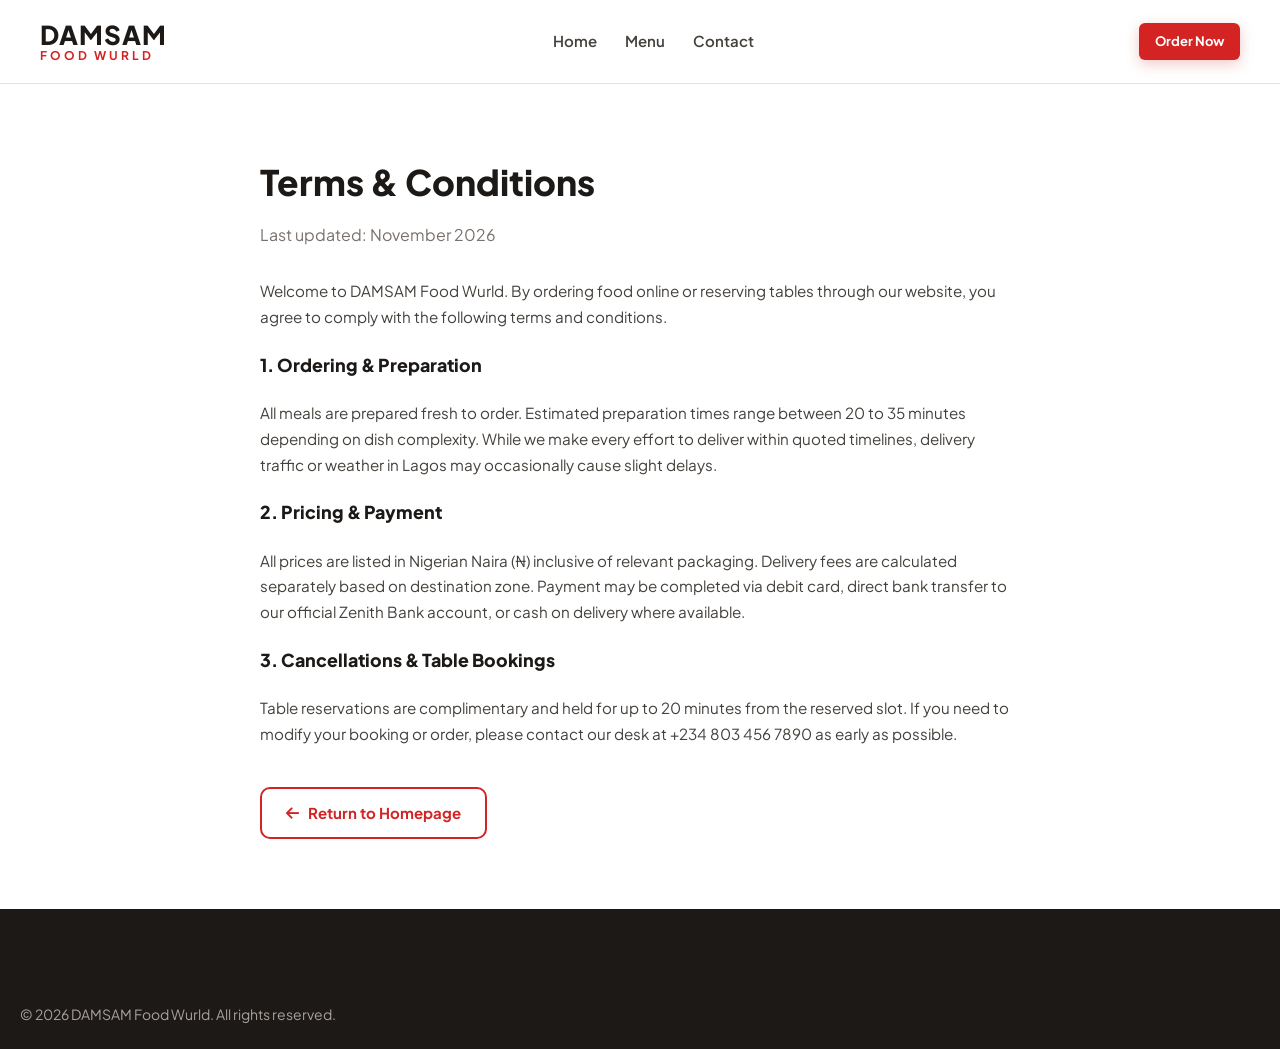
<file: terms.html>
<!DOCTYPE html>
<html lang="en">
<head>
  <meta charset="UTF-8">
  <meta name="viewport" content="width=device-width, initial-scale=1.0">
  <title>Terms & Conditions | DAMSAM Food Wurld</title>
  <link rel="icon" type="image/svg+xml" href="data:image/svg+xml,<svg xmlns='http://www.w3.org/2000/svg' viewBox='0 0 100 100'><rect width='100' height='100' rx='20' fill='%23D32323'/><text x='50%' y='68%' font-size='56' font-weight='900' fill='white' text-anchor='middle' font-family='sans-serif'>D</text></svg>">
  <link rel="stylesheet" href="https://cdnjs.cloudflare.com/ajax/libs/font-awesome/6.5.1/css/all.min.css">
  <link rel="stylesheet" href="assets/css/damsam.css">
</head>
<body data-page="terms">
  <header class="site-header">
    <div class="container header-container">
      <a href="index.html" class="site-logo">
        <span class="logo-main">DAMSAM</span>
        <span class="logo-sub">FOOD WURLD</span>
      </a>
      <nav class="desktop-nav">
        <a href="index.html" class="nav-link">Home</a>
        <a href="menu.html" class="nav-link">Menu</a>
        <a href="contact.html" class="nav-link">Contact</a>
      </nav>
      <div class="header-actions">
        <a href="menu.html" class="btn btn-primary btn-sm">Order Now</a>
      </div>
    </div>
  </header>

  <main style="padding: 70px 0; background: #FFFFFF;">
    <div class="container" style="max-width: 800px;">
      <h1 style="font-size: 2.2rem; font-weight: 800; color: var(--secondary-charcoal); margin-bottom: 12px;">Terms & Conditions</h1>
      <p style="color: var(--charcoal-light); margin-bottom: 30px;">Last updated: November 2026</p>

      <div style="font-size: 0.95rem; line-height: 1.7; color: var(--charcoal-muted); display: flex; flex-direction: column; gap: 20px;">
        <p>Welcome to DAMSAM Food Wurld. By ordering food online or reserving tables through our website, you agree to comply with the following terms and conditions.</p>
        
        <h3 style="color: var(--secondary-charcoal); font-weight: 800;">1. Ordering & Preparation</h3>
        <p>All meals are prepared fresh to order. Estimated preparation times range between 20 to 35 minutes depending on dish complexity. While we make every effort to deliver within quoted timelines, delivery traffic or weather in Lagos may occasionally cause slight delays.</p>

        <h3 style="color: var(--secondary-charcoal); font-weight: 800;">2. Pricing & Payment</h3>
        <p>All prices are listed in Nigerian Naira (₦) inclusive of relevant packaging. Delivery fees are calculated separately based on destination zone. Payment may be completed via debit card, direct bank transfer to our official Zenith Bank account, or cash on delivery where available.</p>

        <h3 style="color: var(--secondary-charcoal); font-weight: 800;">3. Cancellations & Table Bookings</h3>
        <p>Table reservations are complimentary and held for up to 20 minutes from the reserved slot. If you need to modify your booking or order, please contact our desk at +234 803 456 7890 as early as possible.</p>
      </div>

      <div style="margin-top: 40px;">
        <a href="index.html" class="btn btn-outline"><i class="fa-solid fa-arrow-left"></i> Return to Homepage</a>
      </div>
    </div>
  </main>

  <footer class="site-footer">
    <div class="container footer-bottom-bar" style="border-top: none;">
      <div>© 2026 DAMSAM Food Wurld. All rights reserved.</div>
    </div>
  </footer>
</body>
</html>
</file>
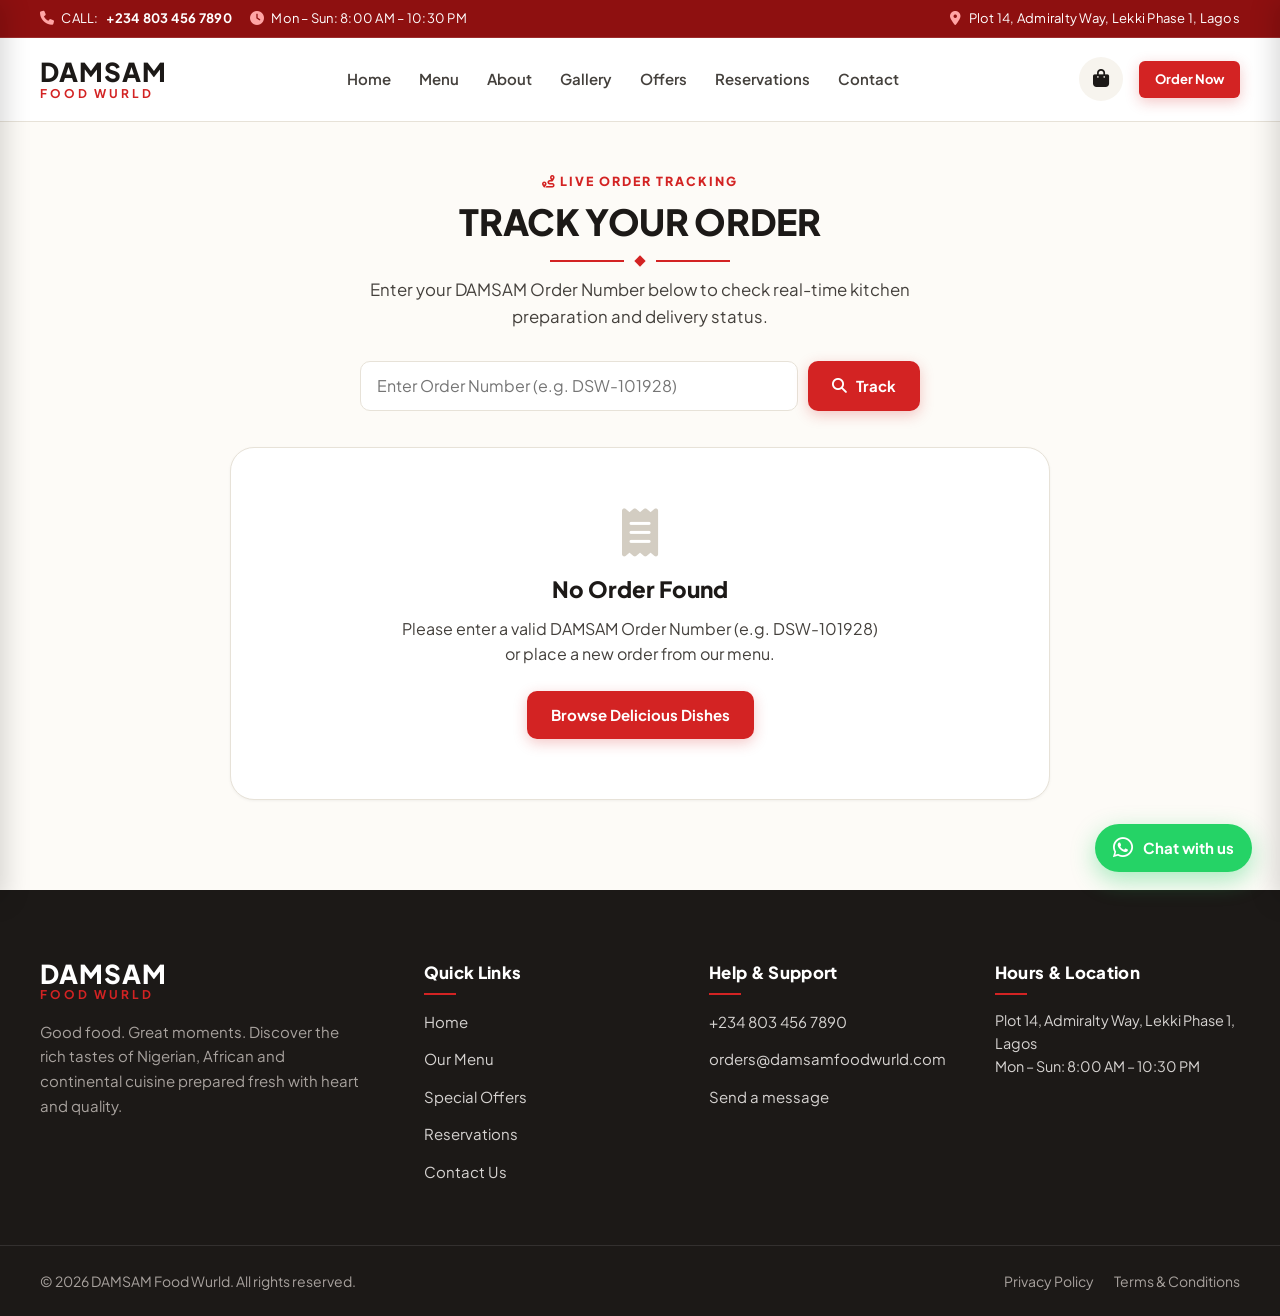
<file: track-order.html>
<!DOCTYPE html>
<html lang="en">
<head>
  <meta charset="UTF-8">
  <meta name="viewport" content="width=device-width, initial-scale=1.0">
  <title>Track Order | DAMSAM Food Wurld - Live Status</title>
  <meta name="description" content="Track your DAMSAM Food Wurld meal delivery or pickup status in real-time. Kitchen preparation and delivery progress updates.">
  <meta name="theme-color" content="#D32323">

  <link rel="icon" type="image/svg+xml" href="data:image/svg+xml,<svg xmlns='http://www.w3.org/2000/svg' viewBox='0 0 100 100'><rect width='100' height='100' rx='20' fill='%23D32323'/><text x='50%' y='68%' font-size='56' font-weight='900' fill='white' text-anchor='middle' font-family='sans-serif'>D</text></svg>">
  <link rel="preconnect" href="https://fonts.googleapis.com">
  <link rel="preconnect" href="https://fonts.gstatic.com" crossorigin>
  <link href="https://fonts.googleapis.com/css2?family=Plus+Jakarta+Sans:wght@300;400;500;600;700;800&family=Playfair+Display:ital,wght@0,600;0,700;1,600&display=swap" rel="stylesheet">
  <link rel="stylesheet" href="https://cdnjs.cloudflare.com/ajax/libs/font-awesome/6.5.1/css/all.min.css">
  <link rel="stylesheet" href="assets/css/damsam.css">
</head>
<body data-page="track-order">

  <div class="top-notice-bar">
    <div class="container">
      <div class="notice-left">
        <span class="notice-item"><i class="fa-solid fa-phone"></i> CALL: <strong>+234 803 456 7890</strong></span>
        <span class="notice-item"><i class="fa-solid fa-clock"></i> Mon – Sun: 8:00 AM – 10:30 PM</span>
      </div>
      <div class="notice-right">
        <span class="notice-item"><i class="fa-solid fa-location-dot"></i> Plot 14, Admiralty Way, Lekki Phase 1, Lagos</span>
      </div>
    </div>
  </div>

  <header class="site-header">
    <div class="container header-container">
      <a href="index.html" class="site-logo">
        <span class="logo-main">DAMSAM</span>
        <span class="logo-sub">FOOD WURLD</span>
      </a>

      <nav class="desktop-nav">
        <a href="index.html" class="nav-link">Home</a>
        <a href="menu.html" class="nav-link">Menu</a>
        <a href="about.html" class="nav-link">About</a>
        <a href="gallery.html" class="nav-link">Gallery</a>
        <a href="offers.html" class="nav-link">Offers</a>
        <a href="reservations.html" class="nav-link">Reservations</a>
        <a href="contact.html" class="nav-link">Contact</a>
      </nav>

      <div class="header-actions">
        <button class="cart-btn-trigger" aria-label="View Cart">
          <i class="fa-solid fa-bag-shopping"></i>
          <span class="cart-badge" style="display: none;">0</span>
        </button>
        <a href="menu.html" class="btn btn-primary btn-sm d-none-mobile">Order Now</a>
        <button class="hamburger-btn" aria-label="Open Mobile Menu"><span></span><span></span><span></span></button>
      </div>
    </div>
  </header>

  <div class="mobile-nav-overlay"></div>
  <aside class="mobile-nav-panel">
    <div class="mobile-nav-header">
      <a href="index.html" class="site-logo"><span class="logo-main">DAMSAM</span><span class="logo-sub">FOOD WURLD</span></a>
      <button class="close-mobile-nav close-drawer-btn"><i class="fa-solid fa-xmark"></i></button>
    </div>
    <ul class="mobile-nav-links">
      <li><a href="index.html"><span>Home</span> <i class="fa-solid fa-angle-right"></i></a></li>
      <li><a href="menu.html"><span>Menu</span> <i class="fa-solid fa-angle-right"></i></a></li>
      <li><a href="about.html"><span>About</span> <i class="fa-solid fa-angle-right"></i></a></li>
      <li><a href="gallery.html"><span>Gallery</span> <i class="fa-solid fa-angle-right"></i></a></li>
      <li><a href="offers.html"><span>Offers</span> <i class="fa-solid fa-angle-right"></i></a></li>
      <li><a href="reservations.html"><span>Reservations</span> <i class="fa-solid fa-angle-right"></i></a></li>
      <li><a href="contact.html"><span>Contact</span> <i class="fa-solid fa-angle-right"></i></a></li>
      <li><a href="track-order.html" class="active"><span>Track Order</span> <i class="fa-solid fa-angle-right"></i></a></li>
    </ul>
  </aside>

  <!-- ORDER TRACKER SECTION (Section 17 & 18) -->
  <section style="padding: 50px 0 90px; background: var(--bg-cream);">
    <div class="container" style="max-width: 860px;">
      <div class="section-header" style="margin-bottom: 30px;">
        <span class="section-label"><i class="fa-solid fa-route"></i> LIVE ORDER TRACKING</span>
        <h1 class="section-title">TRACK YOUR ORDER</h1>
        <div class="red-divider-rule"><span class="red-divider-dot"></span></div>
        <p class="section-subtitle">Enter your DAMSAM Order Number below to check real-time kitchen preparation and delivery status.</p>
      </div>

      <!-- Search by Order ID -->
      <div style="display: flex; gap: 10px; margin-bottom: 36px; max-width: 560px; margin-left: auto; margin-right: auto;">
        <input type="text" id="track-search-input" class="form-control" placeholder="Enter Order Number (e.g. DSW-101928)" style="height: 50px;">
        <button id="track-search-btn" class="btn btn-primary" style="padding: 0 24px;">
          <i class="fa-solid fa-magnifying-glass"></i> Track
        </button>
      </div>

      <!-- Content Area Rendered by app.js -->
      <div id="tracker-content-area">
        <!-- Rendered dynamically -->
      </div>
    </div>
  </section>

  <!-- FOOTER -->
  <footer class="site-footer">
    <div class="container footer-main-grid">
      <div class="footer-brand">
        <a href="index.html" class="site-logo"><span class="logo-main" style="color: #FFFFFF;">DAMSAM</span><span class="logo-sub">FOOD WURLD</span></a>
        <p>Good food. Great moments. Discover the rich tastes of Nigerian, African and continental cuisine prepared fresh with heart and quality.</p>
      </div>
      <div class="footer-col">
        <h4>Quick Links</h4>
        <ul class="footer-links-list">
          <li><a href="index.html">Home</a></li>
          <li><a href="menu.html">Our Menu</a></li>
          <li><a href="offers.html">Special Offers</a></li>
          <li><a href="reservations.html">Reservations</a></li>
          <li><a href="contact.html">Contact Us</a></li>
        </ul>
      </div>
      <div class="footer-col">
        <h4>Help & Support</h4>
        <ul class="footer-links-list">
          <li><a href="tel:+2348034567890">+234 803 456 7890</a></li>
          <li><a href="mailto:orders@damsamfoodwurld.com">orders@damsamfoodwurld.com</a></li>
          <li><a href="contact.html">Send a message</a></li>
        </ul>
      </div>
      <div class="footer-col">
        <h4>Hours & Location</h4>
        <p style="font-size:0.9rem; color:#D6D3D1; line-height:1.6;">
          Plot 14, Admiralty Way, Lekki Phase 1, Lagos<br>
          Mon – Sun: 8:00 AM – 10:30 PM
        </p>
      </div>
    </div>
    <div class="footer-bottom-bar">
      <div class="container">
        <div>© 2026 DAMSAM Food Wurld. All rights reserved.</div>
        <div class="footer-legal-links">
          <a href="privacy.html">Privacy Policy</a>
          <a href="terms.html">Terms & Conditions</a>
        </div>
      </div>
    </div>
  </footer>

  <a href="https://wa.me/2348034567890" class="floating-whatsapp-btn" target="_blank" rel="noopener">
    <i class="fa-brands fa-whatsapp"></i>
    <span>Chat with us</span>
  </a>

  <!-- Cart Drawer -->
  <div class="cart-drawer-overlay"></div>
  <aside class="cart-drawer">
    <div class="cart-drawer-header">
      <h3><i class="fa-solid fa-bag-shopping" style="color: var(--primary-red);"></i> Your Plate</h3>
      <button class="close-drawer-btn"><i class="fa-solid fa-xmark"></i></button>
    </div>
    <div class="cart-drawer-body"><div id="cart-drawer-items-list" class="cart-items-list"></div></div>
    <div class="cart-drawer-footer">
      <div class="cart-summary-line"><span>Subtotal</span><strong id="drawer-subtotal">₦0</strong></div>
      <div class="cart-summary-line"><span>Estimated Delivery</span><strong id="drawer-delivery">₦1,500</strong></div>
      <div class="cart-summary-line total"><span>Total</span><span class="total-amount" id="drawer-total">₦0</span></div>
      <div style="margin-top: 16px;">
        <a href="checkout.html" class="btn btn-primary btn-block">PROCEED TO CHECKOUT</a>
      </div>
    </div>
  </aside>

  <script src="assets/js/data.js"></script>
  <script src="assets/js/store.js"></script>
  <script src="assets/js/app.js"></script>
</body>
</html>
</file>
<file: assets/css/damsam.css>
/* ==========================================================================
   DAMSAM FOOD WURLD — MASTER STYLESHEET
   Design System: Modern Nigerian & Continental Restaurant
   Color Inspiration: Red & White Menu Visual Language with Warm Cream & Charcoal
   ========================================================================== */

@import url('https://fonts.googleapis.com/css2?family=Plus+Jakarta+Sans:wght@300;400;500;600;700;800&family=Playfair+Display:ital,wght@0,600;0,700;1,600&display=swap');

:root {
  /* Color Palette */
  --primary-red: #D32323;
  --primary-red-hover: #B71C1C;
  --primary-red-dark: #8E1010;
  --primary-red-light: #FFF1F0;
  --primary-red-tint: rgba(211, 35, 35, 0.08);
  --primary-red-glow: rgba(211, 35, 35, 0.25);

  --secondary-charcoal: #1C1917;
  --charcoal-muted: #44403C;
  --charcoal-light: #78716C;

  --bg-white: #FFFFFF;
  --bg-cream: #FDFBF7;
  --bg-cream-alt: #F7F4EE;
  --bg-neutral-light: #F2EFE9;
  --border-light: #E7E2D8;
  --border-focus: #D32323;

  --success-green: #15803D;
  --success-green-light: #F0FDF4;
  --gold-accent: #D97706;

  /* Typography */
  --font-main: 'Plus Jakarta Sans', -apple-system, BlinkMacSystemFont, 'Segoe UI', Roboto, sans-serif;
  --font-serif: 'Playfair Display', Georgia, serif;

  /* Elevation & Shadows */
  --shadow-sm: 0 1px 3px rgba(28, 25, 23, 0.05);
  --shadow-md: 0 4px 14px -1px rgba(28, 25, 23, 0.07);
  --shadow-lg: 0 12px 28px -4px rgba(28, 25, 23, 0.1);
  --shadow-red: 0 8px 24px -2px rgba(211, 35, 35, 0.28);
  --shadow-drawer: -6px 0 24px rgba(0, 0, 0, 0.15);

  /* Radius */
  --radius-sm: 6px;
  --radius-md: 10px;
  --radius-lg: 16px;
  --radius-xl: 24px;
  --radius-full: 9999px;

  /* Transitions */
  --transition-fast: 0.18s ease;
  --transition-normal: 0.28s cubic-bezier(0.16, 1, 0.3, 1);
  --transition-slow: 0.45s cubic-bezier(0.16, 1, 0.3, 1);

  /* Layout */
  --header-height: 84px;
  --header-height-scrolled: 68px;
  --container-max: 1240px;
}

/* Base Reset & Core Styles */
*, *::before, *::after {
  box-sizing: border-box;
  margin: 0;
  padding: 0;
}

html {
  font-size: 16px;
  scroll-behavior: smooth;
  -webkit-font-smoothing: antialiased;
  -moz-osx-font-smoothing: grayscale;
}

body {
  font-family: var(--font-main);
  background-color: var(--bg-white);
  color: var(--secondary-charcoal);
  line-height: 1.6;
  overflow-x: hidden;
  position: relative;
}

img {
  max-width: 100%;
  height: auto;
  display: block;
}

a {
  color: inherit;
  text-decoration: none;
  transition: color var(--transition-fast);
}

button {
  font-family: inherit;
  cursor: pointer;
  border: none;
  background: none;
  outline: none;
  transition: all var(--transition-fast);
}

input, select, textarea {
  font-family: inherit;
  font-size: 1rem;
}

/* Accessible focus ring */
:focus-visible {
  outline: 2px solid var(--primary-red);
  outline-offset: 3px;
}

/* Container */
.container {
  width: 100%;
  max-width: var(--container-max);
  margin-left: auto;
  margin-right: auto;
  padding-left: 20px;
  padding-right: 20px;
}

/* Top Announcement / Quick Header Bar (Reference Menu Inspired) */
.top-notice-bar {
  background: var(--primary-red-dark);
  color: #FFFFFF;
  font-size: 0.8125rem;
  padding: 8px 0;
  border-bottom: 1px solid rgba(255, 255, 255, 0.12);
  letter-spacing: 0.02em;
}

.top-notice-bar .container {
  display: flex;
  align-items: center;
  justify-content: space-between;
  flex-wrap: wrap;
  gap: 12px;
}

.notice-left, .notice-right {
  display: flex;
  align-items: center;
  gap: 18px;
}

.notice-item {
  display: inline-flex;
  align-items: center;
  gap: 7px;
}

.notice-item i {
  color: #FFA4A4;
  font-size: 0.875rem;
}

.notice-badge {
  background: rgba(255, 255, 255, 0.2);
  padding: 2px 8px;
  border-radius: var(--radius-full);
  font-weight: 700;
  font-size: 0.72rem;
  text-transform: uppercase;
  letter-spacing: 0.05em;
}

/* Sticky Header Navigation */
.site-header {
  position: sticky;
  top: 0;
  left: 0;
  width: 100%;
  background: rgba(255, 255, 255, 0.98);
  backdrop-filter: blur(12px);
  -webkit-backdrop-filter: blur(12px);
  z-index: 1000;
  height: var(--header-height);
  display: flex;
  align-items: center;
  border-bottom: 1px solid var(--border-light);
  transition: height var(--transition-normal), box-shadow var(--transition-normal), background-color var(--transition-normal);
}

.site-header.scrolled {
  height: var(--header-height-scrolled);
  box-shadow: 0 4px 20px rgba(0, 0, 0, 0.06);
}

.header-container {
  display: flex;
  align-items: center;
  justify-content: space-between;
  width: 100%;
}

/* Wordmark Logo */
.site-logo {
  display: inline-flex;
  flex-direction: column;
  line-height: 1.05;
  text-decoration: none;
  user-select: none;
}

.logo-main {
  font-size: 1.625rem;
  font-weight: 800;
  letter-spacing: 0.04em;
  color: var(--secondary-charcoal);
  text-transform: uppercase;
}

.logo-main span {
  color: var(--primary-red);
}

.logo-sub {
  font-size: 0.75rem;
  font-weight: 700;
  letter-spacing: 0.24em;
  color: var(--primary-red);
  text-transform: uppercase;
  margin-top: 2px;
}

/* Desktop Navigation Links */
.desktop-nav {
  display: none;
}

@media (min-width: 992px) {
  .desktop-nav {
    display: flex;
    align-items: center;
    gap: 28px;
  }
}

.nav-link {
  font-size: 0.9375rem;
  font-weight: 600;
  color: var(--charcoal-muted);
  position: relative;
  padding: 8px 0;
  transition: color var(--transition-fast);
}

.nav-link:hover, .nav-link.active {
  color: var(--primary-red);
}

.nav-link.active::after {
  content: '';
  position: absolute;
  bottom: 0;
  left: 0;
  width: 100%;
  height: 2px;
  background-color: var(--primary-red);
  border-radius: var(--radius-full);
}

/* Header Right Actions */
.header-actions {
  display: flex;
  align-items: center;
  gap: 16px;
}

.cart-btn-trigger {
  position: relative;
  width: 44px;
  height: 44px;
  display: flex;
  align-items: center;
  justify-content: center;
  border-radius: var(--radius-full);
  background: var(--bg-cream-alt);
  color: var(--secondary-charcoal);
  font-size: 1.15rem;
  transition: all var(--transition-fast);
}

.cart-btn-trigger:hover {
  background: var(--primary-red-light);
  color: var(--primary-red);
}

.cart-badge {
  position: absolute;
  top: -3px;
  right: -3px;
  background: var(--primary-red);
  color: #FFFFFF;
  font-size: 0.75rem;
  font-weight: 700;
  min-width: 20px;
  height: 20px;
  border-radius: var(--radius-full);
  display: flex;
  align-items: center;
  justify-content: center;
  padding: 0 5px;
  border: 2px solid #FFFFFF;
}

.hamburger-btn {
  display: flex;
  flex-direction: column;
  justify-content: center;
  gap: 5px;
  width: 44px;
  height: 44px;
  padding: 10px;
  background: var(--bg-cream-alt);
  border-radius: var(--radius-md);
  color: var(--secondary-charcoal);
}

.hamburger-btn span {
  display: block;
  width: 22px;
  height: 2px;
  background: currentColor;
  border-radius: 2px;
  transition: all var(--transition-normal);
}

@media (min-width: 992px) {
  .hamburger-btn {
    display: none;
  }
}

/* Buttons */
.btn {
  display: inline-flex;
  align-items: center;
  justify-content: center;
  gap: 9px;
  font-weight: 700;
  font-size: 0.9375rem;
  padding: 12px 24px;
  border-radius: var(--radius-md);
  transition: all var(--transition-normal);
  text-align: center;
  white-space: nowrap;
  user-select: none;
}

.btn-primary {
  background: var(--primary-red);
  color: #FFFFFF;
  box-shadow: 0 4px 14px rgba(211, 35, 35, 0.25);
}

.btn-primary:hover {
  background: var(--primary-red-hover);
  box-shadow: 0 6px 20px rgba(211, 35, 35, 0.35);
  transform: translateY(-2px);
  color: #FFFFFF;
}

.btn-secondary {
  background: var(--secondary-charcoal);
  color: #FFFFFF;
}

.btn-secondary:hover {
  background: #000000;
  color: #FFFFFF;
  transform: translateY(-2px);
}

.btn-outline {
  border: 2px solid var(--primary-red);
  color: var(--primary-red);
  background: transparent;
}

.btn-outline:hover {
  background: var(--primary-red);
  color: #FFFFFF;
  transform: translateY(-2px);
}

.btn-outline-dark {
  border: 2px solid var(--secondary-charcoal);
  color: var(--secondary-charcoal);
  background: transparent;
}

.btn-outline-dark:hover {
  background: var(--secondary-charcoal);
  color: #FFFFFF;
  transform: translateY(-2px);
}

.btn-light {
  background: #FFFFFF;
  color: var(--secondary-charcoal);
  border: 1px solid var(--border-light);
}

.btn-light:hover {
  background: var(--bg-cream-alt);
  border-color: #D3CDC2;
}

.btn-sm {
  padding: 8px 16px;
  font-size: 0.8125rem;
  border-radius: var(--radius-sm);
}

.btn-lg {
  padding: 16px 32px;
  font-size: 1rem;
  border-radius: var(--radius-lg);
}

.btn-block {
  width: 100%;
}

/* Red Double-Line Section Header (Inspired by the Reference Menu) */
.section-header {
  text-align: center;
  margin-bottom: 44px;
  position: relative;
}

.section-label {
  display: block;
  font-size: 0.78rem;
  font-weight: 800;
  letter-spacing: 0.16em;
  color: var(--primary-red);
  text-transform: uppercase;
  margin-bottom: 8px;
  width: 100%;
}

.section-title {
  font-size: 2.25rem;
  font-weight: 800;
  color: var(--secondary-charcoal);
  line-height: 1.2;
  letter-spacing: -0.01em;
  position: relative;
  display: inline-block;
}

.section-subtitle {
  font-size: 1.05rem;
  color: var(--charcoal-muted);
  max-width: 620px;
  margin: 12px auto 0;
  font-weight: 400;
}

.red-divider-rule {
  display: flex;
  align-items: center;
  justify-content: center;
  gap: 12px;
  margin: 14px auto 0;
  width: 180px;
}

.red-divider-rule::before,
.red-divider-rule::after {
  content: '';
  flex: 1;
  height: 2px;
  background: var(--primary-red);
}

.red-divider-dot {
  width: 8px;
  height: 8px;
  background: var(--primary-red);
  transform: rotate(45deg);
}

/* ==========================================================================
   HOMEPAGE SECTIONS
   ========================================================================== */

/* Hero Section */
.hero-section {
  background: linear-gradient(135deg, #FFFFFF 0%, var(--bg-cream) 100%);
  padding: 60px 0 70px;
  position: relative;
  overflow: hidden;
}

.hero-grid {
  display: grid;
  grid-template-columns: 1fr;
  align-items: center;
  gap: 48px;
}

@media (min-width: 992px) {
  .hero-grid {
    grid-template-columns: 1.1fr 1fr;
    gap: 56px;
  }
}

.hero-pill-badge {
  display: inline-flex;
  align-items: center;
  gap: 10px;
  background: var(--primary-red-light);
  color: var(--primary-red);
  padding: 8px 18px;
  border-radius: var(--radius-full);
  font-weight: 800;
  font-size: 0.78rem;
  letter-spacing: 0.12em;
  text-transform: uppercase;
  margin-bottom: 24px;
  border: 1px solid rgba(211, 35, 35, 0.15);
}

.hero-pill-badge i {
  color: var(--primary-red);
}

.hero-title {
  font-size: 2.75rem;
  font-weight: 800;
  line-height: 1.12;
  color: var(--secondary-charcoal);
  margin-bottom: 20px;
  letter-spacing: -0.02em;
}

.hero-title span {
  color: var(--primary-red);
}

.hero-desc {
  font-size: 1.125rem;
  color: var(--charcoal-muted);
  line-height: 1.68;
  margin-bottom: 32px;
  max-width: 540px;
}

.hero-cta-group {
  display: flex;
  flex-wrap: wrap;
  align-items: center;
  gap: 16px;
  margin-bottom: 36px;
}

.hero-trust-row {
  display: flex;
  align-items: center;
  gap: 24px;
  padding-top: 24px;
  border-top: 1px solid var(--border-light);
}

.trust-item {
  display: flex;
  align-items: center;
  gap: 8px;
  font-size: 0.875rem;
  font-weight: 600;
  color: var(--charcoal-muted);
}

.trust-item i {
  color: var(--primary-red);
}

/* Hero Media Display */
.hero-visual {
  position: relative;
}

.hero-image-wrapper {
  position: relative;
  border-radius: var(--radius-xl);
  overflow: hidden;
  box-shadow: 0 20px 45px -8px rgba(0, 0, 0, 0.16);
  border: 6px solid #FFFFFF;
}

.hero-image-wrapper img {
  width: 100%;
  height: 480px;
  object-fit: cover;
  transition: transform var(--transition-slow);
}

.hero-image-wrapper:hover img {
  transform: scale(1.03);
}

.hero-floating-card {
  position: absolute;
  bottom: -20px;
  left: -15px;
  background: rgba(255, 255, 255, 0.98);
  backdrop-filter: blur(8px);
  padding: 16px 20px;
  border-radius: var(--radius-lg);
  box-shadow: var(--shadow-lg);
  display: flex;
  align-items: center;
  gap: 14px;
  border: 1px solid var(--border-light);
}

.floating-icon-wrap {
  width: 48px;
  height: 48px;
  border-radius: var(--radius-md);
  background: var(--primary-red-light);
  color: var(--primary-red);
  display: flex;
  align-items: center;
  justify-content: center;
  font-size: 1.35rem;
}

.floating-text-wrap h4 {
  font-size: 0.9375rem;
  font-weight: 800;
  color: var(--secondary-charcoal);
}

.floating-text-wrap p {
  font-size: 0.8125rem;
  color: var(--charcoal-light);
}

.hero-rating-badge {
  position: absolute;
  top: 20px;
  right: 20px;
  background: rgba(28, 25, 23, 0.9);
  color: #FFFFFF;
  padding: 8px 16px;
  border-radius: var(--radius-full);
  display: flex;
  align-items: center;
  gap: 8px;
  font-weight: 700;
  font-size: 0.875rem;
  backdrop-filter: blur(4px);
}

.hero-rating-badge i {
  color: #FBBF24;
}

/* ==========================================================================
   QUICK ACTION BAR (Prompt Section 7)
   ========================================================================== */
.quick-action-section {
  margin-top: -32px;
  position: relative;
  z-index: 20;
  margin-bottom: 60px;
}

.quick-action-grid {
  display: grid;
  grid-template-columns: repeat(2, 1fr);
  gap: 16px;
  background: #FFFFFF;
  padding: 18px;
  border-radius: var(--radius-xl);
  box-shadow: 0 10px 30px rgba(0, 0, 0, 0.08);
  border: 1px solid var(--border-light);
}

@media (min-width: 768px) {
  .quick-action-grid {
    grid-template-columns: repeat(4, 1fr);
    padding: 24px;
    gap: 20px;
  }
}

.action-card {
  display: flex;
  align-items: center;
  gap: 14px;
  padding: 14px 16px;
  border-radius: var(--radius-lg);
  background: var(--bg-cream);
  border: 1px solid transparent;
  transition: all var(--transition-normal);
  text-decoration: none;
}

.action-card:hover {
  background: var(--primary-red-light);
  border-color: rgba(211, 35, 35, 0.2);
  transform: translateY(-2px);
}

.action-icon {
  width: 48px;
  height: 48px;
  border-radius: var(--radius-md);
  background: #FFFFFF;
  color: var(--primary-red);
  display: flex;
  align-items: center;
  justify-content: center;
  font-size: 1.25rem;
  box-shadow: var(--shadow-sm);
  transition: all var(--transition-fast);
  flex-shrink: 0;
}

.action-card:hover .action-icon {
  background: var(--primary-red);
  color: #FFFFFF;
}

.action-info h4 {
  font-size: 0.9375rem;
  font-weight: 800;
  color: var(--secondary-charcoal);
  letter-spacing: 0.01em;
}

.action-info p {
  font-size: 0.78rem;
  color: var(--charcoal-light);
  margin-top: 2px;
}

/* ==========================================================================
   CATEGORY NAVIGATION (Prompt Section 9)
   ========================================================================== */
.category-nav-wrapper {
  margin-bottom: 36px;
}

.category-scroll-track {
  display: flex;
  align-items: center;
  gap: 10px;
  overflow-x: auto;
  padding-bottom: 12px;
  scrollbar-width: thin;
  scrollbar-color: var(--primary-red) var(--bg-cream-alt);
}

.category-scroll-track::-webkit-scrollbar {
  height: 5px;
}

.category-scroll-track::-webkit-scrollbar-thumb {
  background: #D3CDC2;
  border-radius: 10px;
}

.cat-pill-btn {
  display: inline-flex;
  align-items: center;
  gap: 8px;
  padding: 10px 20px;
  border-radius: var(--radius-full);
  background: #FFFFFF;
  color: var(--charcoal-muted);
  font-size: 0.84rem;
  font-weight: 700;
  white-space: nowrap;
  border: 1px solid var(--border-light);
  box-shadow: var(--shadow-sm);
  transition: all var(--transition-fast);
}

.cat-pill-btn i {
  font-size: 0.85rem;
  color: var(--charcoal-light);
}

.cat-pill-btn:hover {
  border-color: var(--primary-red);
  color: var(--primary-red);
  background: var(--primary-red-light);
}

.cat-pill-btn.active {
  background: var(--primary-red);
  color: #FFFFFF;
  border-color: var(--primary-red);
  box-shadow: 0 4px 12px rgba(211, 35, 35, 0.28);
}

.cat-pill-btn.active i {
  color: #FFFFFF;
}

/* ==========================================================================
   FOOD CARDS GRID (Prompt Section 8 & 13)
   ========================================================================== */
.food-grid {
  display: grid;
  grid-template-columns: 1fr;
  gap: 28px;
}

@media (min-width: 640px) {
  .food-grid {
    grid-template-columns: repeat(2, 1fr);
  }
}

@media (min-width: 1024px) {
  .food-grid {
    grid-template-columns: repeat(3, 1fr);
  }
}

.food-card {
  background: #FFFFFF;
  border-radius: var(--radius-lg);
  overflow: hidden;
  box-shadow: var(--shadow-md);
  border: 1px solid var(--border-light);
  display: flex;
  flex-direction: column;
  transition: all var(--transition-normal);
  position: relative;
}

.food-card:hover {
  transform: translateY(-6px);
  box-shadow: var(--shadow-lg);
  border-color: rgba(211, 35, 35, 0.25);
}

.food-card-thumb {
  position: relative;
  height: 220px;
  overflow: hidden;
  background: var(--bg-cream-alt);
  cursor: pointer;
}

.food-card-thumb img {
  width: 100%;
  height: 100%;
  object-fit: cover;
  transition: transform var(--transition-slow);
}

.food-card:hover .food-card-thumb img {
  transform: scale(1.07);
}

.card-top-badges {
  position: absolute;
  top: 12px;
  left: 12px;
  display: flex;
  flex-direction: column;
  gap: 6px;
  z-index: 2;
}

.badge-tag {
  display: inline-flex;
  align-items: center;
  gap: 5px;
  font-size: 0.72rem;
  font-weight: 800;
  padding: 4px 10px;
  border-radius: var(--radius-full);
  text-transform: uppercase;
  letter-spacing: 0.05em;
}

.badge-red {
  background: var(--primary-red);
  color: #FFFFFF;
}

.badge-gold {
  background: #F59E0B;
  color: #FFFFFF;
}

.badge-spicy {
  background: #DC2626;
  color: #FFFFFF;
}

.card-rating-pill {
  position: absolute;
  bottom: 12px;
  right: 12px;
  background: rgba(28, 25, 23, 0.88);
  color: #FFFFFF;
  font-size: 0.78rem;
  font-weight: 700;
  padding: 4px 10px;
  border-radius: var(--radius-full);
  display: flex;
  align-items: center;
  gap: 5px;
  backdrop-filter: blur(4px);
}

.card-rating-pill i {
  color: #FBBF24;
}

.food-card-body {
  padding: 22px;
  display: flex;
  flex-direction: column;
  flex: 1;
}

.food-card-category {
  font-size: 0.75rem;
  font-weight: 700;
  color: var(--primary-red);
  text-transform: uppercase;
  letter-spacing: 0.08em;
  margin-bottom: 6px;
}

.food-card-title {
  font-size: 1.15rem;
  font-weight: 800;
  color: var(--secondary-charcoal);
  margin-bottom: 8px;
  line-height: 1.3;
  cursor: pointer;
  transition: color var(--transition-fast);
}

.food-card-title:hover {
  color: var(--primary-red);
}

.food-card-desc {
  font-size: 0.875rem;
  color: var(--charcoal-muted);
  line-height: 1.55;
  margin-bottom: 18px;
  display: -webkit-box;
  -webkit-line-clamp: 2;
  -webkit-box-orient: vertical;
  overflow: hidden;
  flex: 1;
}

.food-card-footer {
  display: flex;
  align-items: center;
  justify-content: space-between;
  padding-top: 16px;
  border-top: 1px solid var(--border-light);
  margin-top: auto;
}

.food-card-price {
  font-size: 1.35rem;
  font-weight: 800;
  color: var(--primary-red);
  letter-spacing: -0.01em;
}

.food-card-actions {
  display: flex;
  align-items: center;
  gap: 8px;
}

.btn-quick-add {
  background: var(--primary-red);
  color: #FFFFFF;
  padding: 9px 16px;
  border-radius: var(--radius-md);
  font-size: 0.85rem;
  font-weight: 700;
  display: inline-flex;
  align-items: center;
  gap: 6px;
  transition: all var(--transition-fast);
}

.btn-quick-add:hover {
  background: var(--primary-red-hover);
  box-shadow: 0 4px 12px rgba(211, 35, 35, 0.3);
}

.btn-view-item {
  width: 38px;
  height: 38px;
  border-radius: var(--radius-md);
  background: var(--bg-cream-alt);
  color: var(--charcoal-muted);
  display: flex;
  align-items: center;
  justify-content: center;
  font-size: 0.9rem;
  transition: all var(--transition-fast);
}

.btn-view-item:hover {
  background: var(--primary-red-light);
  color: var(--primary-red);
}

/* ==========================================================================
   SPECIAL OFFER SECTION (Prompt Section 10)
   ========================================================================== */
.special-offer-section {
  padding: 80px 0;
  background: var(--bg-cream);
  position: relative;
}

.offer-banner-card {
  background: #FFFFFF;
  border-radius: var(--radius-xl);
  overflow: hidden;
  box-shadow: var(--shadow-lg);
  border: 2px solid var(--primary-red);
  position: relative;
}

.offer-banner-card::before {
  content: '';
  position: absolute;
  top: 0;
  left: 0;
  right: 0;
  height: 6px;
  background: var(--primary-red);
}

.offer-grid {
  display: grid;
  grid-template-columns: 1fr;
  align-items: center;
}

@media (min-width: 992px) {
  .offer-grid {
    grid-template-columns: 1.15fr 1fr;
  }
}

.offer-content-side {
  padding: 44px;
}

.offer-pill {
  display: inline-flex;
  align-items: center;
  gap: 8px;
  background: var(--primary-red);
  color: #FFFFFF;
  font-size: 0.75rem;
  font-weight: 800;
  padding: 6px 14px;
  border-radius: var(--radius-full);
  letter-spacing: 0.08em;
  margin-bottom: 16px;
}

.offer-title {
  font-size: 2.25rem;
  font-weight: 800;
  color: var(--secondary-charcoal);
  line-height: 1.2;
  margin-bottom: 12px;
}

.offer-subtitle {
  font-size: 1.1rem;
  font-weight: 600;
  color: var(--primary-red);
  margin-bottom: 16px;
}

.offer-desc {
  font-size: 0.9375rem;
  color: var(--charcoal-muted);
  line-height: 1.6;
  margin-bottom: 24px;
}

.offer-included-list {
  list-style: none;
  margin-bottom: 28px;
  display: grid;
  grid-template-columns: 1fr;
  gap: 10px;
}

@media (min-width: 640px) {
  .offer-included-list {
    grid-template-columns: repeat(2, 1fr);
  }
}

.offer-included-list li {
  display: flex;
  align-items: center;
  gap: 10px;
  font-size: 0.875rem;
  font-weight: 600;
  color: var(--secondary-charcoal);
}

.offer-included-list li i {
  color: var(--primary-red);
  font-size: 0.9rem;
}

.offer-pricing-bar {
  display: flex;
  align-items: baseline;
  gap: 16px;
  margin-bottom: 28px;
  padding: 16px 20px;
  background: var(--bg-cream);
  border-radius: var(--radius-md);
  border-left: 4px solid var(--primary-red);
}

.offer-new-price {
  font-size: 2rem;
  font-weight: 800;
  color: var(--primary-red);
}

.offer-old-price {
  font-size: 1.25rem;
  color: var(--charcoal-light);
  text-decoration: line-through;
  font-weight: 600;
}

.offer-savings-tag {
  background: var(--success-green);
  color: #FFFFFF;
  font-size: 0.75rem;
  font-weight: 700;
  padding: 3px 8px;
  border-radius: var(--radius-sm);
}

.offer-image-side {
  height: 100%;
  min-height: 380px;
  position: relative;
}

.offer-image-side img {
  width: 100%;
  height: 100%;
  object-fit: cover;
}

/* ==========================================================================
   ABOUT PREVIEW SECTION (Prompt Section 11)
   ========================================================================== */
.about-section {
  padding: 90px 0;
  background: #FFFFFF;
}

.about-grid {
  display: grid;
  grid-template-columns: 1fr;
  align-items: center;
  gap: 56px;
}

@media (min-width: 992px) {
  .about-grid {
    grid-template-columns: 1fr 1.05fr;
  }
}

.about-visual-stack {
  position: relative;
}

.about-img-main {
  border-radius: var(--radius-xl);
  overflow: hidden;
  box-shadow: var(--shadow-lg);
  border: 6px solid #FFFFFF;
}

.about-img-main img {
  width: 100%;
  height: 440px;
  object-fit: cover;
}

.about-floating-experience {
  position: absolute;
  bottom: -24px;
  right: -16px;
  background: var(--primary-red);
  color: #FFFFFF;
  padding: 24px 28px;
  border-radius: var(--radius-lg);
  box-shadow: 0 10px 25px rgba(211, 35, 35, 0.4);
  text-align: center;
}

.about-floating-experience h3 {
  font-size: 2rem;
  font-weight: 800;
  line-height: 1;
}

.about-floating-experience p {
  font-size: 0.8125rem;
  font-weight: 700;
  text-transform: uppercase;
  letter-spacing: 0.08em;
  margin-top: 6px;
}

.about-content-side h2 {
  font-size: 2.35rem;
  font-weight: 800;
  line-height: 1.2;
  color: var(--secondary-charcoal);
  margin-bottom: 20px;
}

.about-content-side p {
  font-size: 1.05rem;
  color: var(--charcoal-muted);
  line-height: 1.7;
  margin-bottom: 24px;
}

.about-values-list {
  display: grid;
  grid-template-columns: 1fr;
  gap: 16px;
  margin-bottom: 32px;
}

@media (min-width: 640px) {
  .about-values-list {
    grid-template-columns: repeat(2, 1fr);
  }
}

.value-item {
  display: flex;
  align-items: center;
  gap: 12px;
  font-weight: 700;
  font-size: 0.9375rem;
  color: var(--secondary-charcoal);
}

.value-item i {
  color: var(--primary-red);
  font-size: 1.1rem;
}

/* ==========================================================================
   WHY CHOOSE US (Prompt Section 12)
   ========================================================================== */
.why-us-section {
  padding: 80px 0;
  background: var(--bg-cream);
}

.why-us-grid {
  display: grid;
  grid-template-columns: 1fr;
  gap: 24px;
}

@media (min-width: 640px) {
  .why-us-grid {
    grid-template-columns: repeat(2, 1fr);
  }
}

@media (min-width: 1024px) {
  .why-us-grid {
    grid-template-columns: repeat(4, 1fr);
  }
}

.why-card {
  background: #FFFFFF;
  padding: 32px 24px;
  border-radius: var(--radius-lg);
  box-shadow: var(--shadow-sm);
  border: 1px solid var(--border-light);
  text-align: center;
  transition: all var(--transition-normal);
}

.why-card:hover {
  transform: translateY(-6px);
  box-shadow: var(--shadow-md);
  border-color: rgba(211, 35, 35, 0.25);
}

.why-card-icon {
  width: 64px;
  height: 64px;
  border-radius: var(--radius-full);
  background: var(--primary-red-light);
  color: var(--primary-red);
  display: flex;
  align-items: center;
  justify-content: center;
  font-size: 1.5rem;
  margin: 0 auto 20px;
  transition: all var(--transition-fast);
}

.why-card:hover .why-card-icon {
  background: var(--primary-red);
  color: #FFFFFF;
}

.why-card h3 {
  font-size: 1.15rem;
  font-weight: 800;
  color: var(--secondary-charcoal);
  margin-bottom: 10px;
  text-transform: uppercase;
  letter-spacing: 0.03em;
}

.why-card p {
  font-size: 0.875rem;
  color: var(--charcoal-muted);
  line-height: 1.6;
}

/* ==========================================================================
   CUSTOMER REVIEWS (Prompt Section 26)
   ========================================================================== */
.reviews-section {
  padding: 80px 0;
  background: #FFFFFF;
}

.reviews-grid {
  display: grid;
  grid-template-columns: 1fr;
  gap: 28px;
}

@media (min-width: 768px) {
  .reviews-grid {
    grid-template-columns: repeat(2, 1fr);
  }
}

@media (min-width: 1024px) {
  .reviews-grid {
    grid-template-columns: repeat(3, 1fr);
  }
}

.review-card {
  background: var(--bg-cream);
  padding: 30px;
  border-radius: var(--radius-lg);
  border: 1px solid var(--border-light);
  display: flex;
  flex-direction: column;
  justify-content: space-between;
  transition: all var(--transition-fast);
}

.review-card:hover {
  box-shadow: var(--shadow-md);
  border-color: #D3CDC2;
}

.review-stars {
  color: #F59E0B;
  font-size: 1rem;
  display: flex;
  gap: 4px;
  margin-bottom: 14px;
}

.review-text {
  font-size: 0.9375rem;
  color: var(--charcoal-muted);
  line-height: 1.65;
  margin-bottom: 22px;
  font-style: italic;
  flex: 1;
}

.review-author-row {
  display: flex;
  align-items: center;
  gap: 14px;
  padding-top: 16px;
  border-top: 1px solid var(--border-light);
}

.review-avatar {
  width: 44px;
  height: 44px;
  border-radius: var(--radius-full);
  background: var(--primary-red);
  color: #FFFFFF;
  display: flex;
  align-items: center;
  justify-content: center;
  font-weight: 800;
  font-size: 0.9rem;
}

.author-info h4 {
  font-size: 0.9375rem;
  font-weight: 800;
  color: var(--secondary-charcoal);
}

.author-info p {
  font-size: 0.78rem;
  color: var(--charcoal-light);
}

/* ==========================================================================
   MAP & LOCATION CALLOUT (Prompt Section 24)
   ========================================================================== */
.location-section {
  padding: 70px 0;
  background: var(--bg-cream-alt);
}

.location-grid {
  display: grid;
  grid-template-columns: 1fr;
  gap: 36px;
  align-items: center;
}

@media (min-width: 992px) {
  .location-grid {
    grid-template-columns: 1fr 1.2fr;
  }
}

.location-info-card {
  background: #FFFFFF;
  padding: 40px;
  border-radius: var(--radius-xl);
  box-shadow: var(--shadow-md);
  border: 1px solid var(--border-light);
}

.location-info-card h3 {
  font-size: 1.85rem;
  font-weight: 800;
  color: var(--secondary-charcoal);
  margin-bottom: 20px;
}

.location-detail-list {
  list-style: none;
  display: flex;
  flex-direction: column;
  gap: 18px;
  margin-bottom: 28px;
}

.location-detail-list li {
  display: flex;
  align-items: flex-start;
  gap: 14px;
  font-size: 0.9375rem;
  color: var(--charcoal-muted);
}

.location-detail-list li i {
  color: var(--primary-red);
  font-size: 1.15rem;
  margin-top: 3px;
}

.location-detail-list strong {
  display: block;
  color: var(--secondary-charcoal);
  font-weight: 700;
}

.map-wrapper {
  border-radius: var(--radius-xl);
  overflow: hidden;
  box-shadow: var(--shadow-lg);
  border: 4px solid #FFFFFF;
  height: 380px;
  background: #E5E7EB;
}

.map-wrapper iframe {
  width: 100%;
  height: 100%;
  border: 0;
}

/* ==========================================================================
   FOOTER (Prompt Section 27 - Reference Menu Red Bar Inspired)
   ========================================================================== */
.site-footer {
  background: var(--secondary-charcoal);
  color: #FFFFFF;
  padding-top: 70px;
  position: relative;
}

.footer-top-red-band {
  background: var(--primary-red);
  padding: 24px 0;
  color: #FFFFFF;
  margin-top: -70px;
  margin-bottom: 70px;
}

.footer-top-red-band .container {
  display: flex;
  align-items: center;
  justify-content: space-between;
  flex-wrap: wrap;
  gap: 16px;
}

.red-band-text h3 {
  font-size: 1.45rem;
  font-weight: 800;
}

.red-band-text p {
  font-size: 0.9375rem;
  opacity: 0.9;
}

.footer-main-grid {
  display: grid;
  grid-template-columns: 1fr;
  gap: 40px;
  padding-bottom: 60px;
}

@media (min-width: 640px) {
  .footer-main-grid {
    grid-template-columns: repeat(2, 1fr);
  }
}

@media (min-width: 1024px) {
  .footer-main-grid {
    grid-template-columns: 1.4fr 1fr 1fr 1fr;
  }
}

.footer-brand .logo-main {
  color: #FFFFFF;
}

.footer-brand p {
  color: #A8A29E;
  font-size: 0.9375rem;
  line-height: 1.65;
  margin: 18px 0 24px;
  max-width: 320px;
}

.footer-socials {
  display: flex;
  align-items: center;
  gap: 12px;
}

.social-circle-link {
  width: 40px;
  height: 40px;
  border-radius: var(--radius-full);
  background: rgba(255, 255, 255, 0.1);
  color: #FFFFFF;
  display: flex;
  align-items: center;
  justify-content: center;
  font-size: 1rem;
  transition: all var(--transition-fast);
}

.social-circle-link:hover {
  background: var(--primary-red);
  transform: translateY(-3px);
}

.footer-col h4 {
  font-size: 1.05rem;
  font-weight: 800;
  color: #FFFFFF;
  margin-bottom: 22px;
  position: relative;
  letter-spacing: 0.02em;
}

.footer-col h4::after {
  content: '';
  position: absolute;
  bottom: -8px;
  left: 0;
  width: 32px;
  height: 2px;
  background: var(--primary-red);
}

.footer-links-list {
  list-style: none;
  display: flex;
  flex-direction: column;
  gap: 12px;
}

.footer-links-list a {
  color: #D6D3D1;
  font-size: 0.9375rem;
  transition: all var(--transition-fast);
}

.footer-links-list a:hover {
  color: #FFFFFF;
  padding-left: 6px;
}

.footer-bottom-bar {
  border-top: 1px solid rgba(255, 255, 255, 0.1);
  padding: 24px 0;
  font-size: 0.875rem;
  color: #A8A29E;
}

.footer-bottom-bar .container {
  display: flex;
  align-items: center;
  justify-content: space-between;
  flex-wrap: wrap;
  gap: 16px;
}

.footer-legal-links {
  display: flex;
  gap: 20px;
}

.footer-legal-links a:hover {
  color: #FFFFFF;
}

/* ==========================================================================
   FLOATING WHATSAPP BUTTON (Prompt Section 25)
   ========================================================================== */
.floating-whatsapp-btn {
  position: fixed;
  bottom: 28px;
  right: 28px;
  z-index: 990;
  display: inline-flex;
  align-items: center;
  gap: 10px;
  background: #25D366;
  color: #FFFFFF;
  padding: 12px 18px;
  border-radius: var(--radius-full);
  box-shadow: 0 8px 24px rgba(37, 211, 102, 0.4);
  font-weight: 700;
  font-size: 0.9375rem;
  transition: all var(--transition-normal);
  text-decoration: none;
}

.floating-whatsapp-btn i {
  font-size: 1.45rem;
}

.floating-whatsapp-btn:hover {
  background: #20BA5A;
  transform: translateY(-4px) scale(1.02);
  color: #FFFFFF;
}

@media (max-width: 767px) {
  .floating-whatsapp-btn span {
    display: none;
  }
  .floating-whatsapp-btn {
    padding: 14px;
    width: 52px;
    height: 52px;
    justify-content: center;
    bottom: 20px;
    right: 20px;
  }
}

/* ==========================================================================
   CART DRAWER (Prompt Section 15)
   ========================================================================== */
.cart-drawer-overlay {
  position: fixed;
  top: 0;
  left: 0;
  width: 100vw;
  height: 100vh;
  background: rgba(0, 0, 0, 0.5);
  backdrop-filter: blur(4px);
  z-index: 1100;
  opacity: 0;
  visibility: hidden;
  transition: opacity var(--transition-normal), visibility var(--transition-normal);
}

.cart-drawer-overlay.active {
  opacity: 1;
  visibility: visible;
}

.cart-drawer {
  position: fixed;
  top: 0;
  right: 0;
  width: 100%;
  max-width: 440px;
  height: 100vh;
  background: #FFFFFF;
  z-index: 1200;
  box-shadow: var(--shadow-drawer);
  transform: translateX(100%);
  transition: transform var(--transition-normal);
  display: flex;
  flex-direction: column;
}

.cart-drawer.active {
  transform: translateX(0);
}

.cart-drawer-header {
  padding: 20px 24px;
  border-bottom: 1px solid var(--border-light);
  display: flex;
  align-items: center;
  justify-content: space-between;
}

.cart-drawer-header h3 {
  font-size: 1.25rem;
  font-weight: 800;
  color: var(--secondary-charcoal);
  display: flex;
  align-items: center;
  gap: 10px;
}

.close-drawer-btn {
  width: 36px;
  height: 36px;
  border-radius: var(--radius-full);
  background: var(--bg-cream-alt);
  color: var(--secondary-charcoal);
  display: flex;
  align-items: center;
  justify-content: center;
  font-size: 1rem;
}

.close-drawer-btn:hover {
  background: var(--primary-red-light);
  color: var(--primary-red);
}

.cart-drawer-body {
  flex: 1;
  overflow-y: auto;
  padding: 20px 24px;
}

.cart-items-list {
  display: flex;
  flex-direction: column;
  gap: 16px;
}

.cart-item-row {
  display: flex;
  gap: 14px;
  padding-bottom: 16px;
  border-bottom: 1px solid var(--border-light);
  position: relative;
}

.cart-item-img {
  width: 72px;
  height: 72px;
  border-radius: var(--radius-md);
  object-fit: cover;
  flex-shrink: 0;
}

.cart-item-details {
  flex: 1;
}

.cart-item-title {
  font-size: 0.9375rem;
  font-weight: 700;
  color: var(--secondary-charcoal);
  line-height: 1.3;
}

.cart-item-addons {
  font-size: 0.78rem;
  color: var(--charcoal-light);
  margin-top: 4px;
}

.cart-item-price {
  font-size: 0.9375rem;
  font-weight: 800;
  color: var(--primary-red);
  margin-top: 6px;
}

.cart-qty-row {
  display: flex;
  align-items: center;
  gap: 8px;
  margin-top: 10px;
}

.qty-btn {
  width: 26px;
  height: 26px;
  border-radius: var(--radius-sm);
  background: var(--bg-cream-alt);
  color: var(--secondary-charcoal);
  display: flex;
  align-items: center;
  justify-content: center;
  font-size: 0.8rem;
  font-weight: 700;
}

.qty-btn:hover {
  background: var(--primary-red);
  color: #FFFFFF;
}

.qty-value {
  font-size: 0.875rem;
  font-weight: 700;
  min-width: 20px;
  text-align: center;
}

.cart-remove-btn {
  position: absolute;
  top: 0;
  right: 0;
  color: var(--charcoal-light);
  font-size: 0.85rem;
  padding: 4px;
}

.cart-remove-btn:hover {
  color: var(--primary-red);
}

.cart-drawer-footer {
  padding: 20px 24px;
  background: var(--bg-cream);
  border-top: 1px solid var(--border-light);
}

.cart-summary-line {
  display: flex;
  justify-content: space-between;
  font-size: 0.9375rem;
  color: var(--charcoal-muted);
  margin-bottom: 8px;
}

.cart-summary-line.total {
  font-size: 1.25rem;
  font-weight: 800;
  color: var(--secondary-charcoal);
  margin-top: 12px;
  padding-top: 12px;
  border-top: 1px solid var(--border-light);
}

.cart-summary-line.total .total-amount {
  color: var(--primary-red);
}

.empty-cart-state {
  text-align: center;
  padding: 60px 20px;
}

.empty-cart-state i {
  font-size: 3.5rem;
  color: #D3CDC2;
  margin-bottom: 16px;
}

.empty-cart-state h4 {
  font-size: 1.2rem;
  font-weight: 800;
  color: var(--secondary-charcoal);
  margin-bottom: 8px;
}

.empty-cart-state p {
  font-size: 0.875rem;
  color: var(--charcoal-muted);
  margin-bottom: 24px;
}

/* ==========================================================================
   MOBILE NAVIGATION DRAWER
   ========================================================================== */
.mobile-nav-panel {
  position: fixed;
  top: 0;
  left: 0;
  width: 100%;
  max-width: 320px;
  height: 100vh;
  background: #FFFFFF;
  z-index: 1200;
  box-shadow: 6px 0 24px rgba(0, 0, 0, 0.15);
  transform: translateX(-100%);
  transition: transform var(--transition-normal);
  display: flex;
  flex-direction: column;
  padding: 24px;
}

.mobile-nav-panel.active {
  transform: translateX(0);
}

.mobile-nav-header {
  display: flex;
  align-items: center;
  justify-content: space-between;
  padding-bottom: 20px;
  border-bottom: 1px solid var(--border-light);
}

.mobile-nav-links {
  list-style: none;
  display: flex;
  flex-direction: column;
  gap: 16px;
  padding: 28px 0;
  flex: 1;
}

.mobile-nav-links a {
  font-size: 1.15rem;
  font-weight: 700;
  color: var(--secondary-charcoal);
  display: flex;
  align-items: center;
  justify-content: space-between;
  padding: 6px 0;
}

.mobile-nav-links a:hover,
.mobile-nav-links a.active {
  color: var(--primary-red);
}

/* ==========================================================================
   FOOD DETAIL MODAL (Prompt Section 14)
   ========================================================================== */
.modal-overlay {
  position: fixed;
  top: 0;
  left: 0;
  width: 100vw;
  height: 100vh;
  background: rgba(0, 0, 0, 0.6);
  backdrop-filter: blur(5px);
  z-index: 1300;
  opacity: 0;
  visibility: hidden;
  transition: all var(--transition-normal);
  display: flex;
  align-items: center;
  justify-content: center;
  padding: 20px;
}

.modal-overlay.active {
  opacity: 1;
  visibility: visible;
}

.modal-dialog {
  background: #FFFFFF;
  width: 100%;
  max-width: 760px;
  border-radius: var(--radius-xl);
  overflow: hidden;
  box-shadow: 0 25px 50px -12px rgba(0, 0, 0, 0.25);
  max-height: 90vh;
  display: flex;
  flex-direction: column;
  position: relative;
  transform: scale(0.95);
  transition: transform var(--transition-normal);
}

.modal-overlay.active .modal-dialog {
  transform: scale(1);
}

.modal-close-btn {
  position: absolute;
  top: 16px;
  right: 16px;
  width: 38px;
  height: 38px;
  border-radius: var(--radius-full);
  background: rgba(28, 25, 23, 0.7);
  color: #FFFFFF;
  display: flex;
  align-items: center;
  justify-content: center;
  font-size: 1rem;
  z-index: 10;
  backdrop-filter: blur(4px);
}

.modal-close-btn:hover {
  background: var(--primary-red);
}

.modal-body {
  overflow-y: auto;
  display: grid;
  grid-template-columns: 1fr;
}

@media (min-width: 768px) {
  .modal-body {
    grid-template-columns: 1fr 1.15fr;
  }
}

.modal-media {
  height: 280px;
  background: var(--bg-cream-alt);
}

@media (min-width: 768px) {
  .modal-media {
    height: 100%;
    min-height: 420px;
  }
}

.modal-media img {
  width: 100%;
  height: 100%;
  object-fit: cover;
}

.modal-content-details {
  padding: 28px;
}

.modal-category {
  font-size: 0.75rem;
  font-weight: 800;
  color: var(--primary-red);
  text-transform: uppercase;
  letter-spacing: 0.1em;
  margin-bottom: 6px;
}

.modal-title {
  font-size: 1.5rem;
  font-weight: 800;
  color: var(--secondary-charcoal);
  line-height: 1.25;
  margin-bottom: 10px;
}

.modal-price-bar {
  display: flex;
  align-items: center;
  gap: 12px;
  margin-bottom: 16px;
}

.modal-price {
  font-size: 1.6rem;
  font-weight: 800;
  color: var(--primary-red);
}

.modal-desc {
  font-size: 0.9375rem;
  color: var(--charcoal-muted);
  line-height: 1.6;
  margin-bottom: 20px;
}

.addons-header {
  font-size: 0.875rem;
  font-weight: 800;
  color: var(--secondary-charcoal);
  margin-bottom: 10px;
  text-transform: uppercase;
  letter-spacing: 0.05em;
}

.addon-checkbox-label {
  display: flex;
  align-items: center;
  justify-content: space-between;
  padding: 8px 12px;
  border-radius: var(--radius-md);
  background: var(--bg-cream);
  border: 1px solid var(--border-light);
  margin-bottom: 8px;
  cursor: pointer;
  font-size: 0.875rem;
  font-weight: 600;
  transition: all var(--transition-fast);
}

.addon-checkbox-label:hover {
  background: var(--primary-red-light);
  border-color: rgba(211, 35, 35, 0.3);
}

.addon-checkbox-label input[type="checkbox"] {
  accent-color: var(--primary-red);
  margin-right: 10px;
  width: 16px;
  height: 16px;
}

.addon-price-tag {
  color: var(--primary-red);
  font-weight: 700;
}

.instructions-area {
  width: 100%;
  padding: 10px 14px;
  border-radius: var(--radius-md);
  border: 1px solid var(--border-light);
  font-size: 0.875rem;
  margin-top: 10px;
  resize: vertical;
  min-height: 60px;
}

.modal-footer {
  padding: 16px 28px;
  border-top: 1px solid var(--border-light);
  background: var(--bg-cream);
  display: flex;
  align-items: center;
  justify-content: space-between;
  gap: 16px;
}

.modal-qty-counter {
  display: flex;
  align-items: center;
  background: #FFFFFF;
  border: 1px solid var(--border-light);
  border-radius: var(--radius-md);
  padding: 4px;
}

/* ==========================================================================
   TOAST NOTIFICATIONS
   ========================================================================== */
.toast-container {
  position: fixed;
  top: 96px;
  right: 24px;
  z-index: 1500;
  display: flex;
  flex-direction: column;
  gap: 10px;
  pointer-events: none;
}

.toast {
  pointer-events: auto;
  background: #FFFFFF;
  border-left: 4px solid var(--primary-red);
  padding: 14px 20px;
  border-radius: var(--radius-md);
  box-shadow: 0 10px 25px rgba(0, 0, 0, 0.12);
  display: flex;
  align-items: center;
  gap: 12px;
  font-size: 0.9rem;
  font-weight: 600;
  color: var(--secondary-charcoal);
  min-width: 280px;
  animation: slideToastIn 0.3s cubic-bezier(0.16, 1, 0.3, 1);
}

.toast.success {
  border-left-color: var(--success-green);
}

.toast i {
  font-size: 1.15rem;
  color: var(--primary-red);
}

.toast.success i {
  color: var(--success-green);
}

@keyframes slideToastIn {
  from {
    transform: translateX(100%);
    opacity: 0;
  }
  to {
    transform: translateX(0);
    opacity: 1;
  }
}

/* ==========================================================================
   CHECKOUT & MULTI-STEP FLOW (Prompt Section 16)
   ========================================================================== */
.checkout-steps-bar {
  display: flex;
  align-items: center;
  justify-content: center;
  gap: 12px;
  margin-bottom: 40px;
}

.step-node {
  display: flex;
  align-items: center;
  gap: 8px;
  font-size: 0.875rem;
  font-weight: 700;
  color: var(--charcoal-light);
}

.step-node.active {
  color: var(--primary-red);
}

.step-node.completed {
  color: var(--success-green);
}

.step-number {
  width: 32px;
  height: 32px;
  border-radius: var(--radius-full);
  background: var(--bg-neutral-light);
  color: var(--charcoal-light);
  display: flex;
  align-items: center;
  justify-content: center;
  font-weight: 800;
}

.step-node.active .step-number {
  background: var(--primary-red);
  color: #FFFFFF;
}

.step-node.completed .step-number {
  background: var(--success-green);
  color: #FFFFFF;
}

.step-line {
  width: 40px;
  height: 2px;
  background: var(--border-light);
}

.step-node.completed + .step-line {
  background: var(--success-green);
}

.checkout-grid {
  display: grid;
  grid-template-columns: 1fr;
  gap: 40px;
}

@media (min-width: 992px) {
  .checkout-grid {
    grid-template-columns: 1.4fr 1fr;
  }
}

.checkout-card {
  background: #FFFFFF;
  padding: 36px;
  border-radius: var(--radius-xl);
  box-shadow: var(--shadow-md);
  border: 1px solid var(--border-light);
}

.form-group {
  margin-bottom: 20px;
}

.form-label {
  display: block;
  font-size: 0.875rem;
  font-weight: 700;
  color: var(--secondary-charcoal);
  margin-bottom: 8px;
}

.form-control {
  width: 100%;
  padding: 13px 16px;
  border-radius: var(--radius-md);
  border: 1.5px solid var(--border-light);
  background: #FFFFFF;
  color: var(--secondary-charcoal);
  transition: all var(--transition-fast);
}

.form-control:focus {
  border-color: var(--primary-red);
  box-shadow: 0 0 0 3px rgba(211, 35, 35, 0.12);
}

.form-row {
  display: grid;
  grid-template-columns: 1fr;
  gap: 16px;
}

@media (min-width: 640px) {
  .form-row {
    grid-template-columns: repeat(2, 1fr);
  }
}

.radio-pill-group {
  display: grid;
  grid-template-columns: repeat(2, 1fr);
  gap: 14px;
  margin-bottom: 24px;
}

.radio-pill {
  position: relative;
  display: flex;
  align-items: center;
  gap: 12px;
  padding: 16px;
  border-radius: var(--radius-lg);
  border: 2px solid var(--border-light);
  cursor: pointer;
  transition: all var(--transition-fast);
}

.radio-pill.selected {
  border-color: var(--primary-red);
  background: var(--primary-red-light);
}

.bank-details-box {
  background: var(--bg-cream);
  padding: 20px;
  border-radius: var(--radius-md);
  border: 1px dashed var(--primary-red);
  margin-top: 16px;
}

.bank-row {
  display: flex;
  justify-content: space-between;
  font-size: 0.9rem;
  padding: 6px 0;
  border-bottom: 1px solid rgba(0, 0, 0, 0.05);
}

.bank-row:last-child {
  border-bottom: none;
}

/* ==========================================================================
   ORDER TRACKING (Prompt Section 18)
   ========================================================================== */
.tracker-status-box {
  background: #FFFFFF;
  padding: 36px;
  border-radius: var(--radius-xl);
  box-shadow: var(--shadow-md);
  border: 1px solid var(--border-light);
  margin-bottom: 30px;
}

.tracker-timeline {
  display: flex;
  flex-direction: column;
  gap: 24px;
  position: relative;
  margin: 36px 0;
  padding-left: 20px;
}

.tracker-timeline::before {
  content: '';
  position: absolute;
  top: 10px;
  bottom: 10px;
  left: 31px;
  width: 3px;
  background: var(--border-light);
}

.track-step {
  display: flex;
  align-items: flex-start;
  gap: 20px;
  position: relative;
  z-index: 2;
}

.track-step-icon {
  width: 26px;
  height: 26px;
  border-radius: var(--radius-full);
  background: #FFFFFF;
  border: 3px solid var(--border-light);
  display: flex;
  align-items: center;
  justify-content: center;
  font-size: 0.75rem;
  color: transparent;
  flex-shrink: 0;
}

.track-step.done .track-step-icon {
  background: var(--success-green);
  border-color: var(--success-green);
  color: #FFFFFF;
}

.track-step.current .track-step-icon {
  background: var(--primary-red);
  border-color: var(--primary-red);
  box-shadow: 0 0 0 5px rgba(211, 35, 35, 0.2);
  color: #FFFFFF;
}

.track-step-content h4 {
  font-size: 1rem;
  font-weight: 800;
  color: var(--secondary-charcoal);
}

.track-step-content p {
  font-size: 0.8125rem;
  color: var(--charcoal-light);
  margin-top: 2px;
}

/* ==========================================================================
   GALLERY LIGHTBOX (Prompt Section 21)
   ========================================================================== */
.gallery-grid {
  display: grid;
  grid-template-columns: 1fr;
  gap: 24px;
}

@media (min-width: 640px) {
  .gallery-grid {
    grid-template-columns: repeat(2, 1fr);
  }
}

@media (min-width: 1024px) {
  .gallery-grid {
    grid-template-columns: repeat(3, 1fr);
  }
}

.gallery-card {
  position: relative;
  border-radius: var(--radius-lg);
  overflow: hidden;
  height: 280px;
  cursor: pointer;
  box-shadow: var(--shadow-sm);
}

.gallery-card img {
  width: 100%;
  height: 100%;
  object-fit: cover;
  transition: transform var(--transition-slow);
}

.gallery-card:hover img {
  transform: scale(1.08);
}

.gallery-card-overlay {
  position: absolute;
  inset: 0;
  background: linear-gradient(to top, rgba(0, 0, 0, 0.8) 0%, rgba(0, 0, 0, 0.1) 60%, transparent 100%);
  opacity: 0;
  display: flex;
  flex-direction: column;
  justify-content: flex-end;
  padding: 24px;
  color: #FFFFFF;
  transition: opacity var(--transition-normal);
}

.gallery-card:hover .gallery-card-overlay {
  opacity: 1;
}

.lightbox-modal {
  position: fixed;
  inset: 0;
  background: rgba(0, 0, 0, 0.95);
  z-index: 2000;
  display: flex;
  align-items: center;
  justify-content: center;
  opacity: 0;
  visibility: hidden;
  transition: all var(--transition-normal);
}

.lightbox-modal.active {
  opacity: 1;
  visibility: visible;
}

.lightbox-content {
  max-width: 85vw;
  max-height: 85vh;
  position: relative;
  text-align: center;
}

.lightbox-img {
  max-width: 100%;
  max-height: 80vh;
  border-radius: var(--radius-md);
  box-shadow: 0 10px 40px rgba(0, 0, 0, 0.8);
}

.lightbox-caption {
  color: #FFFFFF;
  margin-top: 14px;
  font-size: 1rem;
  font-weight: 600;
}

.lightbox-btn {
  position: absolute;
  top: 50%;
  transform: translateY(-50%);
  width: 48px;
  height: 48px;
  border-radius: var(--radius-full);
  background: rgba(255, 255, 255, 0.2);
  color: #FFFFFF;
  display: flex;
  align-items: center;
  justify-content: center;
  font-size: 1.25rem;
  transition: all var(--transition-fast);
}

.lightbox-btn:hover {
  background: var(--primary-red);
}

.lightbox-prev {
  left: 24px;
}

.lightbox-next {
  right: 24px;
}

.lightbox-close {
  position: absolute;
  top: 24px;
  right: 24px;
  width: 44px;
  height: 44px;
  border-radius: var(--radius-full);
  background: rgba(255, 255, 255, 0.2);
  color: #FFFFFF;
  display: flex;
  align-items: center;
  justify-content: center;
  font-size: 1.2rem;
}

.lightbox-close:hover {
  background: var(--primary-red);
}
</file>
<file: assets/css/variables.css>
/**
 * WONDER GRAND — LUXURY FURNITURE & INTERIOR ATELIER
 * Brand Identity & Design System Tokens
 * Location: Osun State, Nigeria
 * Palette extracted from authentic architectural reference image
 */

:root {
  /* ==========================================================================
     CORE BRAND PALETTE
     ========================================================================== */
  --color-espresso: #38271E;        /* Primary Deep Brown / Headers & Dark Surfaces */
  --color-walnut: #765B46;          /* Mid-tone Warm Walnut / Accents & Badges */
  --color-taupe: #B49A7C;           /* Architectural Warm Taupe / Subtext & Borders */
  --color-sand: #E4D5BD;            /* Sand Beige / Muted Backgrounds & Hover Highlights */
  --color-cream: #F5EFE5;           /* Cream White / Primary Light Background */
  --color-soft-black: #211E1B;      /* Soft Charcoal Black / High-contrast elements */

  /* Neutral Surface Elevations */
  --bg-primary: #F5EFE5;            /* Main page background */
  --bg-secondary: #EBE4D8;          /* Alternate section background */
  --bg-card: #FFFFFF;               /* Elevated product cards */
  --bg-card-warm: #FAF7F2;          /* Subtle warm card surface */
  --bg-dark: #211E1B;               /* Dark dramatic sections */
  --bg-espresso: #38271E;           /* Deep luxury brand sections */
  --bg-overlay: rgba(33, 30, 27, 0.45); /* Cinematic image scrim */
  --bg-overlay-heavy: rgba(33, 30, 27, 0.72);

  /* Typography Colors */
  --text-primary: #38271E;          /* Deep espresso readable text */
  --text-secondary: #765B46;        /* Warm walnut secondary text */
  --text-muted: #8E7A69;            /* Soft muted metadata */
  --text-light: #F5EFE5;            /* Cream text on dark surfaces */
  --text-light-muted: #D8CEBD;      /* Taupe-cream text on dark surfaces */

  /* Accent & Gold Touches */
  --accent-gold: #C29F68;           /* Subtle champagne gold */
  --accent-gold-hover: #D5B17B;
  --accent-gold-subtle: rgba(194, 159, 104, 0.18);
  --accent-bronze: #8C6239;

  /* Borders & Rules */
  --border-light: rgba(118, 91, 70, 0.14);
  --border-medium: rgba(118, 91, 70, 0.28);
  --border-accent: rgba(194, 159, 104, 0.35);
  --border-dark: rgba(245, 239, 229, 0.12);

  /* ==========================================================================
     TYPOGRAPHY
     ========================================================================== */
  --font-serif: 'Playfair Display', 'Cormorant Garamond', Georgia, serif;
  --font-display: 'Cinzel', 'Playfair Display', serif;
  --font-sans: 'Plus Jakarta Sans', -apple-system, BlinkMacSystemFont, 'Segoe UI', Roboto, sans-serif;

  /* ==========================================================================
     SHADOWS & ELEVATION
     ========================================================================== */
  --shadow-subtle: 0 4px 20px rgba(56, 39, 30, 0.05);
  --shadow-card: 0 10px 30px rgba(56, 39, 30, 0.08);
  --shadow-hover: 0 20px 45px rgba(56, 39, 30, 0.14);
  --shadow-drawer: -10px 0 50px rgba(33, 30, 27, 0.3);
  --shadow-modal: 0 25px 70px rgba(33, 30, 27, 0.35);

  /* ==========================================================================
     TRANSITIONS & EASINGS
     ========================================================================== */
  --transition-fast: 0.2s cubic-bezier(0.16, 1, 0.3, 1);
  --transition-normal: 0.4s cubic-bezier(0.16, 1, 0.3, 1);
  --transition-smooth: 0.6s cubic-bezier(0.16, 1, 0.3, 1);
  --transition-cinematic: 1.2s cubic-bezier(0.22, 1, 0.36, 1);

  /* ==========================================================================
     SPACING & LAYOUT
     ========================================================================== */
  --container-max: 1360px;
  --container-wide: 1520px;
  --header-height: 92px;
  --header-height-scrolled: 74px;
  --radius-xs: 2px;
  --radius-sm: 4px;
  --radius-md: 8px;
  --radius-lg: 16px;
  --radius-pill: 9999px;
}
</file>
<file: assets/css/main.css>
/**
 * WONDER GRAND — CORE LAYOUT, SECTIONS & TYPOGRAPHY
 * Osun State, Nigeria
 */

@import url('https://fonts.googleapis.com/css2?family=Cinzel:wght@400;500;600;700&family=Playfair+Display:ital,wght@0,400;0,500;0,600;0,700;1,400&family=Plus+Jakarta+Sans:wght@300;400;500;600;700&display=swap');

/* ==========================================================================
   CSS RESET & BASE STYLES
   ========================================================================== */
*, *::before, *::after {
  box-sizing: border-box;
  margin: 0;
  padding: 0;
}

html {
  font-size: 16px;
  scroll-behavior: smooth;
  -webkit-font-smoothing: antialiased;
  -moz-osx-font-smoothing: grayscale;
}

body {
  font-family: var(--font-sans);
  background-color: var(--bg-primary);
  color: var(--text-primary);
  line-height: 1.65;
  overflow-x: hidden;
}

body.drawer-open,
body.modal-open {
  overflow: hidden;
}

img {
  max-width: 100%;
  height: auto;
  display: block;
}

a {
  color: inherit;
  text-decoration: none;
}

/* ==========================================================================
   CONTAINER & LAYOUT UTILITIES
   ========================================================================== */
.container {
  width: 100%;
  max-width: var(--container-max);
  margin-left: auto;
  margin-right: auto;
  padding-left: 2rem;
  padding-right: 2rem;
}

.container-wide {
  width: 100%;
  max-width: var(--container-wide);
  margin-left: auto;
  margin-right: auto;
  padding-left: 2rem;
  padding-right: 2rem;
}

.section-padding {
  padding-top: 7.5rem;
  padding-bottom: 7.5rem;
}

.section-padding-sm {
  padding-top: 4.5rem;
  padding-bottom: 4.5rem;
}

.bg-cream {
  background-color: var(--color-cream);
}

.bg-sand {
  background-color: var(--bg-secondary);
}

.bg-espresso {
  background-color: var(--color-espresso);
  color: var(--color-cream);
}

.bg-soft-black {
  background-color: var(--color-soft-black);
  color: var(--color-cream);
}

/* ==========================================================================
   SECTION HEADINGS & EDITORIAL TYPOGRAPHY
   ========================================================================== */
.section-header-editorial {
  text-align: center;
  max-width: 760px;
  margin: 0 auto 4.5rem;
}

.section-eyebrow {
  display: inline-flex;
  align-items: center;
  gap: 0.8rem;
  font-family: var(--font-sans);
  font-size: 0.8rem;
  font-weight: 600;
  letter-spacing: 0.22em;
  text-transform: uppercase;
  color: var(--color-taupe);
  margin-bottom: 1rem;
}

.bg-espresso .section-eyebrow,
.bg-soft-black .section-eyebrow {
  color: var(--color-sand);
}

.section-eyebrow::before,
.section-eyebrow::after {
  content: '';
  display: inline-block;
  width: 24px;
  height: 1px;
  background-color: var(--accent-gold);
}

.section-title {
  font-family: var(--font-serif);
  font-size: clamp(2.2rem, 3.8vw, 3.5rem);
  font-weight: 500;
  line-height: 1.2;
  letter-spacing: -0.01em;
  color: var(--color-espresso);
  margin-bottom: 1.2rem;
}

.bg-espresso .section-title,
.bg-soft-black .section-title {
  color: var(--color-cream);
}

.section-subtitle {
  font-size: clamp(1rem, 1.2vw, 1.15rem);
  color: var(--text-secondary);
  line-height: 1.7;
}

.bg-espresso .section-subtitle,
.bg-soft-black .section-subtitle {
  color: var(--text-light-muted);
}

/* ==========================================================================
   PAGE HERO BANNERS (FOR ABOUT, SERVICES, CONTACT)
   ========================================================================== */
.page-banner {
  position: relative;
  height: 52vh;
  min-height: 420px;
  display: flex;
  align-items: center;
  justify-content: center;
  background-color: var(--color-espresso);
  overflow: hidden;
  text-align: center;
}

.page-banner-bg {
  position: absolute;
  inset: 0;
  width: 100%;
  height: 100%;
  object-fit: cover;
  filter: brightness(0.65) contrast(1.05);
}

.page-banner-overlay {
  position: absolute;
  inset: 0;
  background: linear-gradient(180deg, rgba(33, 30, 27, 0.75) 0%, rgba(33, 30, 27, 0.6) 100%);
}

.page-banner-content {
  position: relative;
  z-index: 2;
  color: var(--color-cream);
  max-width: 800px;
  padding: 0 1.5rem;
}

.page-banner-title {
  font-family: var(--font-serif);
  font-size: clamp(2.5rem, 5vw, 4.2rem);
  font-weight: 500;
  line-height: 1.15;
  margin-bottom: 1rem;
}

.page-banner-desc {
  font-size: 1.1rem;
  color: var(--text-light-muted);
  max-width: 620px;
  margin: 0 auto;
}

.breadcrumb-nav {
  display: flex;
  align-items: center;
  justify-content: center;
  gap: 0.6rem;
  font-size: 0.82rem;
  font-weight: 500;
  letter-spacing: 0.12em;
  text-transform: uppercase;
  color: var(--color-sand);
  margin-bottom: 1.2rem;
}

.breadcrumb-nav a {
  opacity: 0.75;
  transition: opacity var(--transition-fast);
}

.breadcrumb-nav a:hover {
  opacity: 1;
}

/* ==========================================================================
   STORY & CRAFTSMANSHIP SPLIT SECTIONS
   ========================================================================== */
.split-feature-grid {
  display: grid;
  grid-template-columns: 1fr 1fr;
  gap: 5rem;
  align-items: center;
}

.split-feature-img-box {
  position: relative;
  border-radius: var(--radius-sm);
  overflow: hidden;
  box-shadow: var(--shadow-card);
}

.split-feature-img {
  width: 100%;
  height: 580px;
  object-fit: cover;
  transition: transform var(--transition-smooth);
}

.split-feature-img-box:hover .split-feature-img {
  transform: scale(1.03);
}

.feature-floating-badge {
  position: absolute;
  bottom: 2rem;
  left: 2rem;
  background: rgba(33, 30, 27, 0.85);
  backdrop-filter: blur(12px);
  padding: 1.4rem 1.8rem;
  border-radius: var(--radius-xs);
  border: 1px solid rgba(228, 213, 189, 0.25);
  color: var(--color-cream);
  max-width: 240px;
}

.badge-number {
  font-family: var(--font-serif);
  font-size: 2.2rem;
  font-weight: 600;
  color: var(--accent-gold);
  line-height: 1;
  margin-bottom: 0.3rem;
}

.badge-text {
  font-size: 0.78rem;
  letter-spacing: 0.08em;
  text-transform: uppercase;
  color: var(--color-sand);
}

.split-feature-content {
  display: flex;
  flex-direction: column;
}

.feature-pillars-list {
  display: flex;
  flex-direction: column;
  gap: 1.8rem;
  margin: 2.5rem 0;
}

.pillar-item {
  display: flex;
  gap: 1.2rem;
}

.pillar-num {
  font-family: var(--font-display);
  font-size: 1.15rem;
  color: var(--accent-gold);
  font-weight: 600;
  margin-top: 2px;
}

.pillar-title {
  font-family: var(--font-serif);
  font-size: 1.25rem;
  color: var(--color-espresso);
  margin-bottom: 0.4rem;
}

.pillar-desc {
  font-size: 0.92rem;
  color: var(--text-secondary);
  line-height: 1.65;
}

/* ==========================================================================
   SERVICES GRID & CARDS
   ========================================================================== */
.services-card-grid {
  display: grid;
  grid-template-columns: repeat(3, 1fr);
  gap: 2.5rem;
}

.service-card {
  background-color: var(--bg-card);
  border: 1px solid var(--border-light);
  border-radius: var(--radius-sm);
  overflow: hidden;
  transition: all var(--transition-normal);
  display: flex;
  flex-direction: column;
}

.service-card:hover {
  transform: translateY(-8px);
  box-shadow: var(--shadow-hover);
  border-color: var(--border-medium);
}

.service-img-wrap {
  width: 100%;
  height: 280px;
  overflow: hidden;
  position: relative;
}

.service-img {
  width: 100%;
  height: 100%;
  object-fit: cover;
  transition: transform var(--transition-smooth);
}

.service-card:hover .service-img {
  transform: scale(1.08);
}

.service-body {
  padding: 2.2rem;
  display: flex;
  flex-direction: column;
  flex: 1;
}

.service-title {
  font-family: var(--font-serif);
  font-size: 1.5rem;
  font-weight: 500;
  color: var(--color-espresso);
  margin-bottom: 0.8rem;
}

.service-desc {
  font-size: 0.92rem;
  line-height: 1.7;
  color: var(--text-secondary);
  margin-bottom: 1.8rem;
  flex: 1;
}

/* ==========================================================================
   CONTACT SECTION & LOCATION SPOTLIGHT
   ========================================================================== */
.contact-layout-grid {
  display: grid;
  grid-template-columns: 1.1fr 1fr;
  gap: 5rem;
}

.contact-info-cards {
  display: flex;
  flex-direction: column;
  gap: 1.8rem;
  margin-bottom: 3rem;
}

.contact-card-item {
  display: flex;
  align-items: flex-start;
  gap: 1.4rem;
  padding: 1.6rem;
  background-color: var(--bg-card);
  border: 1px solid var(--border-light);
  border-radius: var(--radius-sm);
}

.contact-icon-box {
  width: 48px;
  height: 48px;
  border-radius: 50%;
  background-color: var(--bg-secondary);
  display: flex;
  align-items: center;
  justify-content: center;
  color: var(--color-walnut);
  flex-shrink: 0;
}

.contact-card-title {
  font-family: var(--font-sans);
  font-size: 0.82rem;
  font-weight: 600;
  letter-spacing: 0.12em;
  text-transform: uppercase;
  color: var(--color-taupe);
  margin-bottom: 0.3rem;
}

.contact-card-val {
  font-family: var(--font-serif);
  font-size: 1.15rem;
  color: var(--color-espresso);
  line-height: 1.4;
}

.contact-form-box {
  background-color: var(--bg-card);
  border: 1px solid var(--border-light);
  border-radius: var(--radius-sm);
  padding: 3rem;
  box-shadow: var(--shadow-card);
}

.map-placeholder-box {
  width: 100%;
  height: 380px;
  border-radius: var(--radius-sm);
  overflow: hidden;
  border: 1px solid var(--border-light);
  background-color: var(--bg-secondary);
  position: relative;
}

/* ==========================================================================
   SEARCH OVERLAY
   ========================================================================== */
.search-overlay {
  position: fixed;
  inset: 0;
  background: rgba(33, 30, 27, 0.95);
  backdrop-filter: blur(14px);
  z-index: 200;
  display: flex;
  flex-direction: column;
  align-items: center;
  justify-content: flex-start;
  padding: 8rem 2rem 4rem;
  opacity: 0;
  visibility: hidden;
  transition: all var(--transition-normal);
}

.search-overlay.active {
  opacity: 1;
  visibility: visible;
}

.close-search-btn {
  position: absolute;
  top: 3rem;
  right: 3.5rem;
  background: none;
  border: none;
  color: var(--color-cream);
  font-size: 2rem;
  cursor: pointer;
}

.search-container-inner {
  width: 100%;
  max-width: 760px;
}

.search-input-field {
  width: 100%;
  background: transparent;
  border: none;
  border-bottom: 2px solid var(--accent-gold);
  color: var(--color-cream);
  font-family: var(--font-serif);
  font-size: 2.2rem;
  padding: 1rem 0;
  outline: none;
}

.search-input-field::placeholder {
  color: rgba(245, 239, 229, 0.35);
}

.search-results-list {
  margin-top: 2.5rem;
  max-height: 55vh;
  overflow-y: auto;
  display: flex;
  flex-direction: column;
  gap: 1rem;
}

.search-result-item {
  display: flex;
  align-items: center;
  gap: 1.2rem;
  padding: 1rem;
  background: rgba(255, 255, 255, 0.05);
  border-radius: var(--radius-sm);
  color: var(--color-cream);
  cursor: pointer;
  transition: background var(--transition-fast);
}

.search-result-item:hover {
  background: rgba(255, 255, 255, 0.12);
}

/* ==========================================================================
   RESPONSIVE DESIGN FOR LAYOUTS
   ========================================================================== */
@media (max-width: 1024px) {
  .section-padding {
    padding-top: 5rem;
    padding-bottom: 5rem;
  }
  .split-feature-grid,
  .contact-layout-grid {
    grid-template-columns: 1fr;
    gap: 3.5rem;
  }
  .services-card-grid {
    grid-template-columns: repeat(2, 1fr);
  }
}

@media (max-width: 768px) {
  .services-card-grid {
    grid-template-columns: 1fr;
  }
  .contact-form-box {
    padding: 2rem 1.4rem;
  }
  .search-input-field {
    font-size: 1.6rem;
  }
}
</file>
<file: assets/css/slider.css>
/**
 * WONDER GRAND — CINEMATIC HERO SLIDER ENGINE (SLIDER REVOLUTION INSPIRED)
 * Ultra-luxury transitions, Ken Burns parallax zooming, and staggered typography reveals
 */

/* ==========================================================================
   SLIDER WRAPPER & CONTAINER
   ========================================================================== */
.hero-slider-section {
  position: relative;
  width: 100%;
  height: 100vh;
  min-height: 740px;
  max-height: 1080px;
  background-color: var(--color-espresso);
  overflow: hidden;
  user-select: none;
}

.hero-slider {
  position: relative;
  width: 100%;
  height: 100%;
}

/* ==========================================================================
   INDIVIDUAL SLIDE
   ========================================================================== */
.slide {
  position: absolute;
  top: 0;
  left: 0;
  width: 100%;
  height: 100%;
  opacity: 0;
  visibility: hidden;
  z-index: 1;
  transition: opacity 1.3s cubic-bezier(0.25, 1, 0.5, 1), visibility 1.3s cubic-bezier(0.25, 1, 0.5, 1);
  display: flex;
  align-items: center;
}

.slide.active {
  opacity: 1;
  visibility: visible;
  z-index: 2;
}

/* ==========================================================================
   KEN BURNS BACKGROUND IMAGE & OVERLAYS
   ========================================================================== */
.slide-bg-wrapper {
  position: absolute;
  inset: 0;
  width: 100%;
  height: 100%;
  overflow: hidden;
  z-index: 1;
}

.slide-bg-img {
  width: 100%;
  height: 100%;
  object-fit: cover;
  object-position: center;
  transform: scale(1.02);
  will-change: transform;
  filter: brightness(0.92) contrast(1.04);
}

/* Dynamic Ken Burns variations per slide when active */
.slide.active:nth-child(1) .slide-bg-img {
  animation: kenBurnsZoomIn 8.5s cubic-bezier(0.25, 1, 0.5, 1) forwards;
}

.slide.active:nth-child(2) .slide-bg-img {
  animation: kenBurnsPanRight 8.5s cubic-bezier(0.25, 1, 0.5, 1) forwards;
}

.slide.active:nth-child(3) .slide-bg-img {
  animation: kenBurnsZoomOut 8.5s cubic-bezier(0.25, 1, 0.5, 1) forwards;
}

.slide.active:nth-child(4) .slide-bg-img {
  animation: kenBurnsPanLeft 8.5s cubic-bezier(0.25, 1, 0.5, 1) forwards;
}

@keyframes kenBurnsZoomIn {
  0% {
    transform: scale(1.02) translate(0, 0);
  }
  100% {
    transform: scale(1.12) translate(-1%, -1%);
  }
}

@keyframes kenBurnsPanRight {
  0% {
    transform: scale(1.1) translate(-2%, 0);
  }
  100% {
    transform: scale(1.03) translate(1.5%, -0.8%);
  }
}

@keyframes kenBurnsZoomOut {
  0% {
    transform: scale(1.14) translate(1%, 1%);
  }
  100% {
    transform: scale(1.02) translate(0, 0);
  }
}

@keyframes kenBurnsPanLeft {
  0% {
    transform: scale(1.04) translate(2%, -1%);
  }
  100% {
    transform: scale(1.11) translate(-1.5%, 0.5%);
  }
}

/* Luxury Multi-layer Gradient Overlays for High Legibility & Warmth */
.slide-overlay {
  position: absolute;
  inset: 0;
  z-index: 2;
  background: linear-gradient(
    90deg,
    rgba(33, 30, 27, 0.85) 0%,
    rgba(33, 30, 27, 0.55) 45%,
    rgba(33, 30, 27, 0.25) 100%
  );
  pointer-events: none;
}

.slide-overlay::after {
  content: '';
  position: absolute;
  inset: 0;
  background: linear-gradient(
    180deg,
    rgba(56, 39, 30, 0.45) 0%,
    transparent 35%,
    rgba(33, 30, 27, 0.65) 100%
  );
  mix-blend-mode: multiply;
  pointer-events: none;
}

/* ==========================================================================
   SLIDE CONTENT & LAYERED PARALLAX ENTRANCES
   ========================================================================== */
.slide-content-container {
  position: relative;
  z-index: 3;
  width: 100%;
  max-width: var(--container-wide);
  margin: 0 auto;
  padding: 0 4rem;
}

.slide-text-box {
  max-width: 760px;
  color: var(--color-cream);
}

/* Layer 1: Eyebrow / Tagline */
.slide-eyebrow {
  display: inline-flex;
  align-items: center;
  gap: 1rem;
  font-family: var(--font-sans);
  font-size: 0.82rem;
  font-weight: 600;
  letter-spacing: 0.25em;
  text-transform: uppercase;
  color: var(--color-sand);
  margin-bottom: 1.5rem;
  opacity: 0;
  transform: translateY(-20px);
}

.slide.active .slide-eyebrow {
  opacity: 1;
  transform: translateY(0);
  transition: opacity 0.8s cubic-bezier(0.16, 1, 0.3, 1) 0.35s,
              transform 0.8s cubic-bezier(0.16, 1, 0.3, 1) 0.35s;
}

.slide-eyebrow::before {
  content: '';
  display: inline-block;
  width: 32px;
  height: 1px;
  background-color: var(--accent-gold);
}

/* Layer 2: Main Headline (Editorial Serif) */
.slide-headline {
  font-family: var(--font-serif);
  font-size: clamp(2.6rem, 5.2vw, 4.8rem);
  font-weight: 500;
  line-height: 1.12;
  letter-spacing: -0.015em;
  color: var(--color-cream);
  margin-bottom: 1.5rem;
  opacity: 0;
  transform: translateY(45px);
}

.slide.active .slide-headline {
  opacity: 1;
  transform: translateY(0);
  transition: opacity 1.1s cubic-bezier(0.16, 1, 0.3, 1) 0.5s,
              transform 1.1s cubic-bezier(0.16, 1, 0.3, 1) 0.5s;
}

.slide-headline .italic-serif {
  font-style: italic;
  font-weight: 400;
  color: var(--color-sand);
}

/* Layer 3: Narrative Description */
.slide-description {
  font-family: var(--font-sans);
  font-size: clamp(1rem, 1.25vw, 1.22rem);
  font-weight: 300;
  line-height: 1.75;
  color: var(--text-light-muted);
  max-width: 600px;
  margin-bottom: 2.8rem;
  opacity: 0;
  transform: translateY(35px);
}

.slide.active .slide-description {
  opacity: 1;
  transform: translateY(0);
  transition: opacity 1s cubic-bezier(0.16, 1, 0.3, 1) 0.7s,
              transform 1s cubic-bezier(0.16, 1, 0.3, 1) 0.7s;
}

/* Layer 4: Action Buttons */
.slide-actions {
  display: flex;
  align-items: center;
  gap: 1.5rem;
  opacity: 0;
  transform: translateY(30px);
}

.slide.active .slide-actions {
  opacity: 1;
  transform: translateY(0);
  transition: opacity 0.9s cubic-bezier(0.16, 1, 0.3, 1) 0.9s,
              transform 0.9s cubic-bezier(0.16, 1, 0.3, 1) 0.9s;
}

/* Layer 5: Corner Architectural Floating Badge */
.slide-badge-corner {
  position: absolute;
  right: 4rem;
  bottom: 4rem;
  z-index: 4;
  display: flex;
  align-items: center;
  gap: 1rem;
  padding: 1rem 1.6rem;
  background: rgba(33, 30, 27, 0.65);
  backdrop-filter: blur(14px);
  -webkit-backdrop-filter: blur(14px);
  border: 1px solid rgba(228, 213, 189, 0.2);
  border-radius: var(--radius-sm);
  color: var(--color-cream);
  opacity: 0;
  transform: translateY(20px);
}

.slide.active .slide-badge-corner {
  opacity: 1;
  transform: translateY(0);
  transition: opacity 0.9s cubic-bezier(0.16, 1, 0.3, 1) 1.1s,
              transform 0.9s cubic-bezier(0.16, 1, 0.3, 1) 1.1s;
}

.slide-badge-icon {
  width: 32px;
  height: 32px;
  border-radius: 50%;
  border: 1px solid var(--accent-gold);
  display: flex;
  align-items: center;
  justify-content: center;
  color: var(--accent-gold);
  font-size: 0.85rem;
}

.slide-badge-text {
  display: flex;
  flex-direction: column;
}

.slide-badge-title {
  font-size: 0.78rem;
  font-weight: 600;
  letter-spacing: 0.15em;
  text-transform: uppercase;
  color: var(--color-sand);
}

.slide-badge-subtitle {
  font-size: 0.75rem;
  color: var(--text-light-muted);
}

/* ==========================================================================
   SLIDER CONTROLS: PROGRESS BAR, NAVIGATION ARROWS & PAGINATION
   ========================================================================== */

/* Top Progress Bar (Slider Revolution Style) */
.slider-progress-track {
  position: absolute;
  top: 0;
  left: 0;
  width: 100%;
  height: 3px;
  background-color: rgba(245, 239, 229, 0.15);
  z-index: 10;
}

.slider-progress-bar {
  height: 100%;
  width: 0%;
  background: linear-gradient(90deg, var(--accent-gold), var(--color-sand));
  box-shadow: 0 0 10px rgba(194, 159, 104, 0.5);
  transition: width 0.1s linear;
}

/* Navigation Arrows (Left / Right) */
.slider-arrow-btn {
  position: absolute;
  top: 50%;
  transform: translateY(-50%);
  z-index: 5;
  width: 58px;
  height: 58px;
  border-radius: 50%;
  background: rgba(33, 30, 27, 0.5);
  backdrop-filter: blur(12px);
  -webkit-backdrop-filter: blur(12px);
  border: 1px solid rgba(228, 213, 189, 0.25);
  color: var(--color-cream);
  display: flex;
  align-items: center;
  justify-content: center;
  cursor: pointer;
  transition: all var(--transition-normal);
}

.slider-arrow-btn:hover {
  background: var(--color-walnut);
  border-color: var(--color-sand);
  transform: translateY(-50%) scale(1.08);
  box-shadow: 0 8px 25px rgba(0, 0, 0, 0.4);
}

.slider-arrow-btn svg {
  width: 22px;
  height: 22px;
  transition: transform var(--transition-fast);
}

.slider-arrow-prev {
  left: 2.5rem;
}

.slider-arrow-prev:hover svg {
  transform: translateX(-3px);
}

.slider-arrow-next {
  right: 2.5rem;
}

.slider-arrow-next:hover svg {
  transform: translateX(3px);
}

/* Bottom Pagination & Slide Numbers */
.slider-bottom-bar {
  position: absolute;
  bottom: 3.5rem;
  left: 4rem;
  z-index: 5;
  display: flex;
  align-items: center;
  gap: 2.5rem;
}

.slider-indicators {
  display: flex;
  align-items: center;
  gap: 1.2rem;
}

.slider-indicator-item {
  display: flex;
  align-items: center;
  gap: 0.6rem;
  background: none;
  border: none;
  padding: 0.5rem 0;
  cursor: pointer;
  color: rgba(245, 239, 229, 0.5);
  font-family: var(--font-sans);
  font-size: 0.85rem;
  font-weight: 500;
  letter-spacing: 0.1em;
  transition: all var(--transition-fast);
}

.slider-indicator-line {
  display: inline-block;
  width: 24px;
  height: 1px;
  background-color: rgba(245, 239, 229, 0.35);
  transition: width var(--transition-normal), background-color var(--transition-normal);
}

.slider-indicator-item:hover,
.slider-indicator-item.active {
  color: var(--color-cream);
}

.slider-indicator-item.active .slider-indicator-line {
  width: 48px;
  background-color: var(--accent-gold);
}

/* Slide Counter (e.g., 01 / 04) */
.slider-counter {
  font-family: var(--font-display);
  font-size: 0.95rem;
  letter-spacing: 0.2em;
  color: var(--color-sand);
  display: flex;
  align-items: center;
  gap: 0.5rem;
}

.slider-counter-current {
  font-size: 1.15rem;
  font-weight: 600;
  color: var(--color-cream);
}

.slider-counter-divider {
  opacity: 0.4;
}

/* Autoplay Pause / Play Icon */
.slider-play-toggle {
  background: none;
  border: none;
  color: var(--text-light-muted);
  cursor: pointer;
  display: flex;
  align-items: center;
  justify-content: center;
  padding: 0.4rem;
  transition: color var(--transition-fast);
}

.slider-play-toggle:hover {
  color: var(--color-cream);
}

/* ==========================================================================
   RESPONSIVE DESIGN FOR HERO SLIDER
   ========================================================================== */
@media (max-width: 1024px) {
  .slide-content-container {
    padding: 0 2.5rem;
  }
  .slide-badge-corner {
    display: none;
  }
  .slider-arrow-btn {
    width: 48px;
    height: 48px;
  }
  .slider-arrow-prev {
    left: 1.5rem;
  }
  .slider-arrow-next {
    right: 1.5rem;
  }
  .slider-bottom-bar {
    left: 2.5rem;
    bottom: 2.5rem;
  }
}

@media (max-width: 768px) {
  .hero-slider-section {
    min-height: 640px;
    height: 90vh;
  }
  .slide-content-container {
    padding: 0 1.5rem;
  }
  .slide-eyebrow {
    font-size: 0.72rem;
    margin-bottom: 1rem;
  }
  .slide-headline {
    font-size: 2.4rem;
    line-height: 1.15;
    margin-bottom: 1.2rem;
  }
  .slide-description {
    font-size: 0.95rem;
    margin-bottom: 2rem;
  }
  .slide-actions {
    flex-direction: column;
    align-items: flex-start;
    gap: 0.8rem;
    width: 100%;
  }
  .slide-actions .btn {
    width: 100%;
    text-align: center;
  }
  .slider-arrow-btn {
    display: none; /* Swipe & bottom bar handles mobile */
  }
  .slider-bottom-bar {
    left: 1.5rem;
    bottom: 1.8rem;
    gap: 1.5rem;
  }
  .slider-indicator-line {
    width: 16px;
  }
  .slider-indicator-item.active .slider-indicator-line {
    width: 28px;
  }
}
</file>
<file: assets/css/components.css>
/**
 * WONDER GRAND — COMPONENT STYLES & INTERFACES
 * Headers, Drawers, Modals, Product Cards, Cart & Wishlist System
 */

/* ==========================================================================
   1. NAVIGATION HEADER
   ========================================================================== */
.header-main {
  position: fixed;
  top: 0;
  left: 0;
  width: 100%;
  height: var(--header-height);
  z-index: 100;
  transition: all var(--transition-normal);
  background: transparent;
}

.header-main.scrolled {
  height: var(--header-height-scrolled);
  background: rgba(33, 30, 27, 0.94);
  backdrop-filter: blur(16px);
  -webkit-backdrop-filter: blur(16px);
  border-bottom: 1px solid rgba(228, 213, 189, 0.15);
  box-shadow: 0 10px 30px rgba(0, 0, 0, 0.25);
}

.header-inner {
  max-width: var(--container-wide);
  height: 100%;
  margin: 0 auto;
  padding: 0 3.5rem;
  display: flex;
  align-items: center;
  justify-content: space-between;
}

/* Brand Wordmark & Logo */
.brand-logo {
  display: flex;
  align-items: center;
  gap: 1rem;
  text-decoration: none;
  color: var(--color-cream);
}

.brand-monogram {
  width: 44px;
  height: 44px;
  border: 1px solid var(--accent-gold);
  border-radius: var(--radius-xs);
  display: flex;
  align-items: center;
  justify-content: center;
  color: var(--accent-gold);
  font-family: var(--font-display);
  font-size: 1.15rem;
  font-weight: 600;
  letter-spacing: 0.05em;
  background: rgba(56, 39, 30, 0.4);
  transition: all var(--transition-fast);
}

.brand-logo:hover .brand-monogram {
  border-color: var(--color-sand);
  background: var(--color-walnut);
}

.brand-text {
  display: flex;
  flex-direction: column;
}

.brand-name {
  font-family: var(--font-display);
  font-size: 1.35rem;
  font-weight: 600;
  letter-spacing: 0.18em;
  color: var(--color-cream);
  line-height: 1.1;
}

.brand-sub {
  font-family: var(--font-sans);
  font-size: 0.65rem;
  font-weight: 500;
  letter-spacing: 0.22em;
  color: var(--color-sand);
  text-transform: uppercase;
}

/* Navigation Links */
.nav-links {
  display: flex;
  align-items: center;
  gap: 2.8rem;
  list-style: none;
  margin: 0;
  padding: 0;
}

.nav-link {
  font-family: var(--font-sans);
  font-size: 0.88rem;
  font-weight: 500;
  letter-spacing: 0.12em;
  text-transform: uppercase;
  color: var(--color-cream);
  text-decoration: none;
  position: relative;
  padding: 0.5rem 0;
  transition: color var(--transition-fast);
}

.nav-link::after {
  content: '';
  position: absolute;
  bottom: 0;
  left: 0;
  width: 0%;
  height: 1px;
  background-color: var(--accent-gold);
  transition: width var(--transition-normal);
}

.nav-link:hover,
.nav-link.active {
  color: var(--color-sand);
}

.nav-link:hover::after,
.nav-link.active::after {
  width: 100%;
}

/* Header Action Icons */
.nav-actions {
  display: flex;
  align-items: center;
  gap: 1.4rem;
}

.nav-icon-btn {
  background: none;
  border: none;
  color: var(--color-cream);
  cursor: pointer;
  position: relative;
  display: flex;
  align-items: center;
  justify-content: center;
  width: 40px;
  height: 40px;
  border-radius: 50%;
  transition: all var(--transition-fast);
}

.nav-icon-btn:hover {
  color: var(--accent-gold);
  background: rgba(245, 239, 229, 0.08);
}

.nav-badge-count {
  position: absolute;
  top: 4px;
  right: 4px;
  min-width: 18px;
  height: 18px;
  border-radius: var(--radius-pill);
  background: var(--accent-gold);
  color: var(--color-espresso);
  font-family: var(--font-sans);
  font-size: 0.68rem;
  font-weight: 700;
  display: none;
  align-items: center;
  justify-content: center;
  padding: 0 4px;
}

.btn-header-cta {
  display: inline-flex;
  align-items: center;
  gap: 0.6rem;
  padding: 0.75rem 1.6rem;
  background: var(--color-walnut);
  color: var(--color-cream);
  font-family: var(--font-sans);
  font-size: 0.8rem;
  font-weight: 600;
  letter-spacing: 0.14em;
  text-transform: uppercase;
  text-decoration: none;
  border-radius: var(--radius-sm);
  border: 1px solid rgba(228, 213, 189, 0.3);
  transition: all var(--transition-normal);
}

.btn-header-cta:hover {
  background: var(--color-espresso);
  border-color: var(--color-sand);
  transform: translateY(-2px);
  box-shadow: 0 6px 20px rgba(0, 0, 0, 0.3);
}

.mobile-menu-toggle {
  display: none;
  background: none;
  border: none;
  color: var(--color-cream);
  cursor: pointer;
  padding: 0.5rem;
}

/* ==========================================================================
   2. BUTTONS & UI CONTROLS
   ========================================================================== */
.btn {
  display: inline-flex;
  align-items: center;
  justify-content: center;
  gap: 0.75rem;
  padding: 1.05rem 2.2rem;
  font-family: var(--font-sans);
  font-size: 0.85rem;
  font-weight: 600;
  letter-spacing: 0.14em;
  text-transform: uppercase;
  text-decoration: none;
  border-radius: var(--radius-sm);
  border: 1px solid transparent;
  cursor: pointer;
  transition: all var(--transition-normal);
  line-height: 1;
}

.btn-sm {
  padding: 0.65rem 1.3rem;
  font-size: 0.78rem;
}

.btn-espresso {
  background-color: var(--color-espresso);
  color: var(--color-cream);
  border-color: var(--color-espresso);
}

.btn-espresso:hover {
  background-color: var(--color-soft-black);
  border-color: var(--color-sand);
  transform: translateY(-2px);
  box-shadow: var(--shadow-card);
}

.btn-walnut {
  background-color: var(--color-walnut);
  color: var(--color-cream);
  border-color: var(--color-walnut);
}

.btn-walnut:hover {
  background-color: var(--color-espresso);
  border-color: var(--accent-gold);
  transform: translateY(-2px);
  box-shadow: var(--shadow-card);
}

.btn-sand {
  background-color: var(--color-sand);
  color: var(--color-espresso);
  border-color: var(--color-sand);
}

.btn-sand:hover {
  background-color: var(--color-cream);
  border-color: var(--color-walnut);
  transform: translateY(-2px);
}

.btn-outline-cream {
  background-color: transparent;
  color: var(--color-cream);
  border-color: rgba(245, 239, 229, 0.4);
}

.btn-outline-cream:hover {
  background-color: var(--color-cream);
  color: var(--color-espresso);
  border-color: var(--color-cream);
  transform: translateY(-2px);
}

.btn-outline-espresso {
  background-color: transparent;
  color: var(--color-espresso);
  border-color: var(--color-espresso);
}

.btn-outline-espresso:hover {
  background-color: var(--color-espresso);
  color: var(--color-cream);
  transform: translateY(-2px);
}

/* ==========================================================================
   3. PRODUCT CARDS & SHOWCASE
   ========================================================================== */
.product-card {
  background-color: var(--bg-card);
  border: 1px solid var(--border-light);
  border-radius: var(--radius-sm);
  overflow: hidden;
  display: flex;
  flex-direction: column;
  transition: all var(--transition-normal);
  position: relative;
}

.product-card:hover {
  transform: translateY(-6px);
  box-shadow: var(--shadow-hover);
  border-color: var(--border-medium);
}

.product-img-wrapper {
  position: relative;
  width: 100%;
  aspect-ratio: 4 / 3.4;
  overflow: hidden;
  background-color: var(--bg-secondary);
}

.product-img {
  width: 100%;
  height: 100%;
  object-fit: cover;
  object-position: center;
  transition: transform var(--transition-smooth);
}

.product-card:hover .product-img {
  transform: scale(1.06);
}

.product-badge {
  position: absolute;
  top: 1rem;
  left: 1rem;
  z-index: 2;
  padding: 0.35rem 0.85rem;
  background: rgba(33, 30, 27, 0.75);
  backdrop-filter: blur(8px);
  -webkit-backdrop-filter: blur(8px);
  border: 1px solid rgba(228, 213, 189, 0.2);
  border-radius: var(--radius-xs);
  color: var(--color-sand);
  font-family: var(--font-sans);
  font-size: 0.7rem;
  font-weight: 600;
  letter-spacing: 0.1em;
  text-transform: uppercase;
}

.btn-wishlist-toggle {
  position: absolute;
  top: 1rem;
  right: 1rem;
  z-index: 2;
  width: 38px;
  height: 38px;
  border-radius: 50%;
  background: rgba(255, 255, 255, 0.85);
  backdrop-filter: blur(8px);
  border: 1px solid var(--border-light);
  color: var(--color-espresso);
  display: flex;
  align-items: center;
  justify-content: center;
  cursor: pointer;
  transition: all var(--transition-fast);
}

.btn-wishlist-toggle:hover {
  background: #FFFFFF;
  transform: scale(1.1);
  color: var(--color-walnut);
}

.btn-wishlist-toggle.active {
  color: var(--color-walnut);
}

.product-quick-view-overlay {
  position: absolute;
  inset: 0;
  background: rgba(33, 30, 27, 0.35);
  backdrop-filter: blur(3px);
  display: flex;
  align-items: center;
  justify-content: center;
  opacity: 0;
  visibility: hidden;
  transition: all var(--transition-normal);
  z-index: 3;
}

.product-card:hover .product-quick-view-overlay {
  opacity: 1;
  visibility: visible;
}

.product-content {
  padding: 1.8rem;
  display: flex;
  flex-direction: column;
  flex: 1;
}

.product-category-tag {
  font-family: var(--font-sans);
  font-size: 0.75rem;
  font-weight: 600;
  letter-spacing: 0.16em;
  text-transform: uppercase;
  color: var(--color-taupe);
  margin-bottom: 0.6rem;
}

.product-name {
  font-family: var(--font-serif);
  font-size: 1.35rem;
  font-weight: 500;
  line-height: 1.3;
  color: var(--color-espresso);
  margin-bottom: 0.8rem;
}

.product-short-desc {
  font-family: var(--font-sans);
  font-size: 0.88rem;
  color: var(--text-muted);
  line-height: 1.6;
  margin-bottom: 1.4rem;
  flex: 1;
}

.product-footer {
  display: flex;
  align-items: center;
  justify-content: space-between;
  gap: 1rem;
  padding-top: 1.2rem;
  border-top: 1px solid var(--border-light);
}

.product-price {
  font-family: var(--font-sans);
  font-size: 1.25rem;
  font-weight: 700;
  color: var(--color-espresso);
  letter-spacing: -0.01em;
}

.btn-add-to-cart {
  padding: 0.65rem 1.2rem;
  font-size: 0.78rem;
}

/* ==========================================================================
   4. CATEGORY FILTER TABS
   ========================================================================== */
.filter-tabs-wrapper {
  display: flex;
  align-items: center;
  justify-content: center;
  flex-wrap: wrap;
  gap: 0.8rem;
  margin-bottom: 3.5rem;
}

.filter-tab-btn {
  padding: 0.75rem 1.6rem;
  background: transparent;
  border: 1px solid var(--border-medium);
  border-radius: var(--radius-sm);
  font-family: var(--font-sans);
  font-size: 0.84rem;
  font-weight: 600;
  letter-spacing: 0.08em;
  color: var(--color-espresso);
  cursor: pointer;
  transition: all var(--transition-fast);
}

.filter-tab-btn:hover {
  background: var(--color-sand);
  border-color: var(--color-sand);
}

.filter-tab-btn.active {
  background: var(--color-espresso);
  color: var(--color-cream);
  border-color: var(--color-espresso);
}

/* ==========================================================================
   5. DRAWERS (CART & WISHLIST)
   ========================================================================== */
.drawer-backdrop {
  position: fixed;
  inset: 0;
  background: rgba(20, 18, 16, 0.65);
  backdrop-filter: blur(6px);
  -webkit-backdrop-filter: blur(6px);
  z-index: 150;
  opacity: 0;
  visibility: hidden;
  transition: all var(--transition-normal);
}

.drawer-backdrop.active {
  opacity: 1;
  visibility: visible;
}

.slide-drawer {
  position: fixed;
  top: 0;
  right: 0;
  width: 100%;
  max-width: 480px;
  height: 100vh;
  background-color: var(--bg-card);
  box-shadow: var(--shadow-drawer);
  z-index: 160;
  display: flex;
  flex-direction: column;
  transform: translateX(100%);
  transition: transform var(--transition-smooth);
}

.slide-drawer.active {
  transform: translateX(0);
}

.drawer-header {
  padding: 1.8rem 2.2rem;
  border-bottom: 1px solid var(--border-light);
  display: flex;
  align-items: center;
  justify-content: space-between;
  background-color: var(--bg-primary);
}

.drawer-title {
  font-family: var(--font-serif);
  font-size: 1.45rem;
  font-weight: 500;
  color: var(--color-espresso);
  margin: 0;
}

.close-drawer-btn {
  background: none;
  border: none;
  font-size: 1.5rem;
  color: var(--color-espresso);
  cursor: pointer;
  padding: 0.4rem;
  line-height: 1;
}

.drawer-body {
  padding: 1.8rem 2.2rem;
  overflow-y: auto;
  flex: 1;
}

.drawer-empty-state {
  text-align: center;
  padding: 4rem 1rem;
}

.empty-icon {
  width: 64px;
  height: 64px;
  margin: 0 auto 1.5rem;
  color: var(--color-taupe);
  opacity: 0.6;
}

.empty-title {
  font-family: var(--font-serif);
  font-size: 1.3rem;
  color: var(--color-espresso);
  margin-bottom: 0.6rem;
}

.empty-sub {
  font-size: 0.9rem;
  color: var(--text-muted);
  margin-bottom: 2rem;
}

/* Cart Item Rows */
.cart-item-row,
.wishlist-item-row {
  display: flex;
  gap: 1.2rem;
  padding: 1.4rem 0;
  border-bottom: 1px solid var(--border-light);
}

.cart-item-img-wrapper,
.wishlist-item-img-wrapper {
  width: 90px;
  height: 90px;
  border-radius: var(--radius-xs);
  overflow: hidden;
  background-color: var(--bg-secondary);
  flex-shrink: 0;
}

.cart-item-img,
.wishlist-item-img {
  width: 100%;
  height: 100%;
  object-fit: cover;
}

.cart-item-info,
.wishlist-item-info {
  flex: 1;
  display: flex;
  flex-direction: column;
}

.cart-item-category {
  font-size: 0.72rem;
  font-weight: 600;
  letter-spacing: 0.1em;
  text-transform: uppercase;
  color: var(--color-taupe);
}

.cart-item-title {
  font-family: var(--font-serif);
  font-size: 1.05rem;
  font-weight: 500;
  color: var(--color-espresso);
  margin: 0.3rem 0;
}

.cart-item-price {
  font-size: 0.95rem;
  font-weight: 700;
  color: var(--color-walnut);
  margin-bottom: 0.8rem;
}

.cart-item-bottom {
  display: flex;
  align-items: center;
  justify-content: space-between;
}

.qty-control {
  display: inline-flex;
  align-items: center;
  border: 1px solid var(--border-medium);
  border-radius: var(--radius-xs);
}

.qty-btn {
  background: none;
  border: none;
  padding: 0.2rem 0.6rem;
  font-size: 1rem;
  cursor: pointer;
  color: var(--color-espresso);
}

.qty-value {
  padding: 0 0.5rem;
  font-size: 0.85rem;
  font-weight: 600;
}

.cart-item-remove-btn {
  background: none;
  border: none;
  font-size: 0.75rem;
  font-weight: 600;
  letter-spacing: 0.08em;
  text-transform: uppercase;
  color: var(--text-muted);
  cursor: pointer;
  text-decoration: underline;
}

.cart-item-remove-btn:hover {
  color: #B22222;
}

.drawer-footer {
  padding: 1.8rem 2.2rem;
  background-color: var(--bg-primary);
  border-top: 1px solid var(--border-light);
}

.summary-row {
  display: flex;
  justify-content: space-between;
  margin-bottom: 0.8rem;
  font-size: 0.9rem;
  color: var(--text-secondary);
}

.summary-row.total-row {
  font-family: var(--font-serif);
  font-size: 1.25rem;
  font-weight: 600;
  color: var(--color-espresso);
  border-top: 1px solid var(--border-light);
  padding-top: 0.8rem;
  margin-bottom: 1.5rem;
}

/* ==========================================================================
   6. MODALS (QUICK VIEW, CHECKOUT, CONSULTATION)
   ========================================================================== */
.modal-overlay {
  position: fixed;
  inset: 0;
  z-index: 170;
  display: flex;
  align-items: center;
  justify-content: center;
  padding: 2rem;
  opacity: 0;
  visibility: hidden;
  transition: all var(--transition-normal);
  pointer-events: none;
}

.modal-overlay.active {
  opacity: 1;
  visibility: visible;
  pointer-events: auto;
}

.modal-card {
  position: relative;
  background-color: var(--bg-card);
  border-radius: var(--radius-sm);
  box-shadow: var(--shadow-modal);
  width: 100%;
  max-width: 900px;
  max-height: 90vh;
  overflow-y: auto;
  border: 1px solid var(--border-medium);
  transform: translateY(20px);
  transition: transform var(--transition-normal);
}

.modal-overlay.active .modal-card {
  transform: translateY(0);
}

.close-modal-btn {
  position: absolute;
  top: 1.4rem;
  right: 1.4rem;
  z-index: 10;
  width: 36px;
  height: 36px;
  border-radius: 50%;
  background: var(--bg-secondary);
  border: 1px solid var(--border-light);
  display: flex;
  align-items: center;
  justify-content: center;
  cursor: pointer;
  color: var(--color-espresso);
  font-size: 1.2rem;
}

/* Quick View Inner Grid */
.quick-view-grid {
  display: grid;
  grid-template-columns: 1.1fr 1fr;
  min-height: 520px;
}

.quick-view-image-box {
  position: relative;
  background-color: var(--bg-secondary);
  overflow: hidden;
}

.quick-view-img {
  width: 100%;
  height: 100%;
  object-fit: cover;
}

.quick-view-details {
  padding: 3rem 2.8rem;
  display: flex;
  flex-direction: column;
}

.quick-view-title {
  font-family: var(--font-serif);
  font-size: 2rem;
  font-weight: 500;
  color: var(--color-espresso);
  margin: 0.6rem 0 1rem;
}

.quick-view-price {
  font-size: 1.5rem;
  font-weight: 700;
  color: var(--color-walnut);
  margin-bottom: 1.4rem;
}

.quick-view-desc {
  font-size: 0.95rem;
  line-height: 1.7;
  color: var(--text-secondary);
  margin-bottom: 1.8rem;
}

.quick-view-specs {
  background-color: var(--bg-card-warm);
  border-radius: var(--radius-xs);
  padding: 1.2rem;
  margin-bottom: 2rem;
  border: 1px solid var(--border-light);
}

.spec-row {
  display: flex;
  justify-content: space-between;
  padding: 0.35rem 0;
  font-size: 0.85rem;
}

.spec-label {
  color: var(--color-taupe);
  font-weight: 500;
}

.spec-value {
  color: var(--color-espresso);
  font-weight: 600;
  text-align: right;
}

.stock-highlight {
  color: #2E7D32;
}

.quick-view-actions {
  display: flex;
  align-items: center;
  gap: 1rem;
  margin-bottom: 2rem;
}

.qty-selector-wrapper {
  display: inline-flex;
  align-items: center;
  border: 1px solid var(--border-medium);
  border-radius: var(--radius-xs);
  height: 48px;
}

.qty-selector-wrapper input {
  width: 44px;
  text-align: center;
  border: none;
  font-weight: 600;
  background: transparent;
  color: var(--color-espresso);
}

.quick-view-service-notes {
  border-top: 1px solid var(--border-light);
  padding-top: 1.4rem;
  display: flex;
  flex-direction: column;
  gap: 0.75rem;
}

.service-note-item {
  display: flex;
  align-items: flex-start;
  gap: 0.75rem;
  font-size: 0.82rem;
  color: var(--text-muted);
}

.service-note-item svg {
  flex-shrink: 0;
  color: var(--accent-gold);
  margin-top: 2px;
}

/* ==========================================================================
   7. CHECKOUT & CONSULTATION FORMS
   ========================================================================== */
.form-grid-modal {
  padding: 3rem;
}

.form-header-modal {
  margin-bottom: 2.2rem;
  text-align: center;
}

.form-title-modal {
  font-family: var(--font-serif);
  font-size: 2.2rem;
  font-weight: 500;
  color: var(--color-espresso);
  margin-bottom: 0.5rem;
}

.form-sub-modal {
  font-size: 0.95rem;
  color: var(--text-secondary);
}

.form-group {
  margin-bottom: 1.4rem;
}

.form-label {
  display: block;
  font-family: var(--font-sans);
  font-size: 0.82rem;
  font-weight: 600;
  letter-spacing: 0.08em;
  text-transform: uppercase;
  color: var(--color-espresso);
  margin-bottom: 0.5rem;
}

.form-input,
.form-select,
.form-textarea {
  width: 100%;
  padding: 0.95rem 1.2rem;
  background-color: var(--bg-card-warm);
  border: 1px solid var(--border-medium);
  border-radius: var(--radius-sm);
  font-family: var(--font-sans);
  font-size: 0.95rem;
  color: var(--color-espresso);
  transition: all var(--transition-fast);
}

.form-input:focus,
.form-select:focus,
.form-textarea:focus {
  outline: none;
  border-color: var(--color-walnut);
  background-color: #FFFFFF;
  box-shadow: 0 0 0 3px rgba(118, 91, 70, 0.15);
}

.form-row-2 {
  display: grid;
  grid-template-columns: 1fr 1fr;
  gap: 1.2rem;
}

.checkout-summary-box {
  background-color: var(--bg-primary);
  border: 1px solid var(--border-light);
  border-radius: var(--radius-sm);
  padding: 1.6rem;
  margin-bottom: 2rem;
}

.checkout-summary-row {
  display: flex;
  justify-content: space-between;
  font-size: 0.9rem;
  padding: 0.5rem 0;
  border-bottom: 1px solid rgba(118, 91, 70, 0.1);
}

/* ==========================================================================
   8. TOAST NOTIFICATIONS & WHATSAPP FLOATER
   ========================================================================== */
.toast-container {
  position: fixed;
  bottom: 2.5rem;
  left: 2.5rem;
  z-index: 250;
  display: flex;
  flex-direction: column;
  gap: 0.8rem;
  pointer-events: none;
}

.toast-message {
  display: flex;
  align-items: center;
  gap: 0.9rem;
  padding: 1.1rem 1.8rem;
  background: var(--color-soft-black);
  color: var(--color-cream);
  border-left: 3px solid var(--accent-gold);
  border-radius: var(--radius-xs);
  box-shadow: var(--shadow-modal);
  font-family: var(--font-sans);
  font-size: 0.88rem;
  opacity: 0;
  transform: translateY(15px);
  transition: all var(--transition-normal);
  pointer-events: auto;
  max-width: 380px;
}

.toast-message.show {
  opacity: 1;
  transform: translateY(0);
}

.toast-icon {
  color: var(--accent-gold);
}

/* WhatsApp Floating Button */
.whatsapp-floater {
  position: fixed;
  bottom: 2.5rem;
  right: 2.5rem;
  z-index: 90;
  display: flex;
  align-items: center;
  gap: 0.8rem;
  padding: 0.9rem 1.5rem;
  background: #25D366;
  color: #FFFFFF;
  text-decoration: none;
  border-radius: var(--radius-pill);
  box-shadow: 0 10px 25px rgba(37, 211, 102, 0.35);
  font-family: var(--font-sans);
  font-size: 0.84rem;
  font-weight: 600;
  letter-spacing: 0.05em;
  transition: all var(--transition-normal);
}

.whatsapp-floater:hover {
  transform: translateY(-4px) scale(1.03);
  box-shadow: 0 14px 32px rgba(37, 211, 102, 0.45);
  color: #FFFFFF;
}

/* ==========================================================================
   9. FOOTER DESIGN
   ========================================================================== */
.footer-main {
  background-color: var(--color-espresso);
  color: var(--color-cream);
  padding: 7rem 0 3rem;
  border-top: 1px solid rgba(228, 213, 189, 0.15);
}

.footer-top {
  display: grid;
  grid-template-columns: 1.6fr 1fr 1fr 1.4fr;
  gap: 4rem;
  margin-bottom: 5rem;
}

.footer-col-brand .brand-logo {
  margin-bottom: 1.5rem;
}

.footer-desc {
  font-size: 0.92rem;
  line-height: 1.8;
  color: var(--text-light-muted);
  max-width: 380px;
  margin-bottom: 2rem;
}

.footer-heading {
  font-family: var(--font-display);
  font-size: 0.95rem;
  font-weight: 600;
  letter-spacing: 0.18em;
  text-transform: uppercase;
  color: var(--color-sand);
  margin-bottom: 1.8rem;
}

.footer-links {
  list-style: none;
  padding: 0;
  margin: 0;
  display: flex;
  flex-direction: column;
  gap: 0.9rem;
}

.footer-links a {
  color: var(--text-light-muted);
  text-decoration: none;
  font-size: 0.9rem;
  transition: all var(--transition-fast);
}

.footer-links a:hover {
  color: var(--color-cream);
  padding-left: 4px;
}

.footer-newsletter-form {
  display: flex;
  gap: 0.5rem;
  margin-top: 1.2rem;
}

.footer-input {
  flex: 1;
  padding: 0.9rem 1.2rem;
  background: rgba(255, 255, 255, 0.08);
  border: 1px solid rgba(228, 213, 189, 0.25);
  border-radius: var(--radius-sm);
  color: var(--color-cream);
  font-size: 0.88rem;
}

.footer-input:focus {
  outline: none;
  border-color: var(--accent-gold);
}

.footer-bottom {
  padding-top: 3rem;
  border-top: 1px solid rgba(228, 213, 189, 0.12);
  display: flex;
  align-items: center;
  justify-content: space-between;
  font-size: 0.82rem;
  color: var(--text-light-muted);
}

/* ==========================================================================
   RESPONSIVE DESIGN FOR COMPONENTS
   ========================================================================== */
@media (max-width: 1024px) {
  .header-inner {
    padding: 0 2rem;
  }
  .nav-links {
    display: none; /* Managed by mobile drawer */
  }
  .btn-header-cta {
    display: none;
  }
  .mobile-menu-toggle {
    display: block;
  }
  .footer-top {
    grid-template-columns: 1fr 1fr;
    gap: 3rem;
  }
}

@media (max-width: 768px) {
  .header-inner {
    padding: 0 1.2rem;
  }
  .brand-name {
    font-size: 1.15rem;
  }
  .quick-view-grid {
    grid-template-columns: 1fr;
  }
  .quick-view-details {
    padding: 2rem 1.5rem;
  }
  .footer-top {
    grid-template-columns: 1fr;
  }
  .footer-bottom {
    flex-direction: column;
    gap: 1rem;
    text-align: center;
  }
  .form-row-2 {
    grid-template-columns: 1fr;
  }
  .whatsapp-floater span {
    display: none;
  }
  .whatsapp-floater {
    padding: 0.9rem;
    border-radius: 50%;
  }
}
</file>
